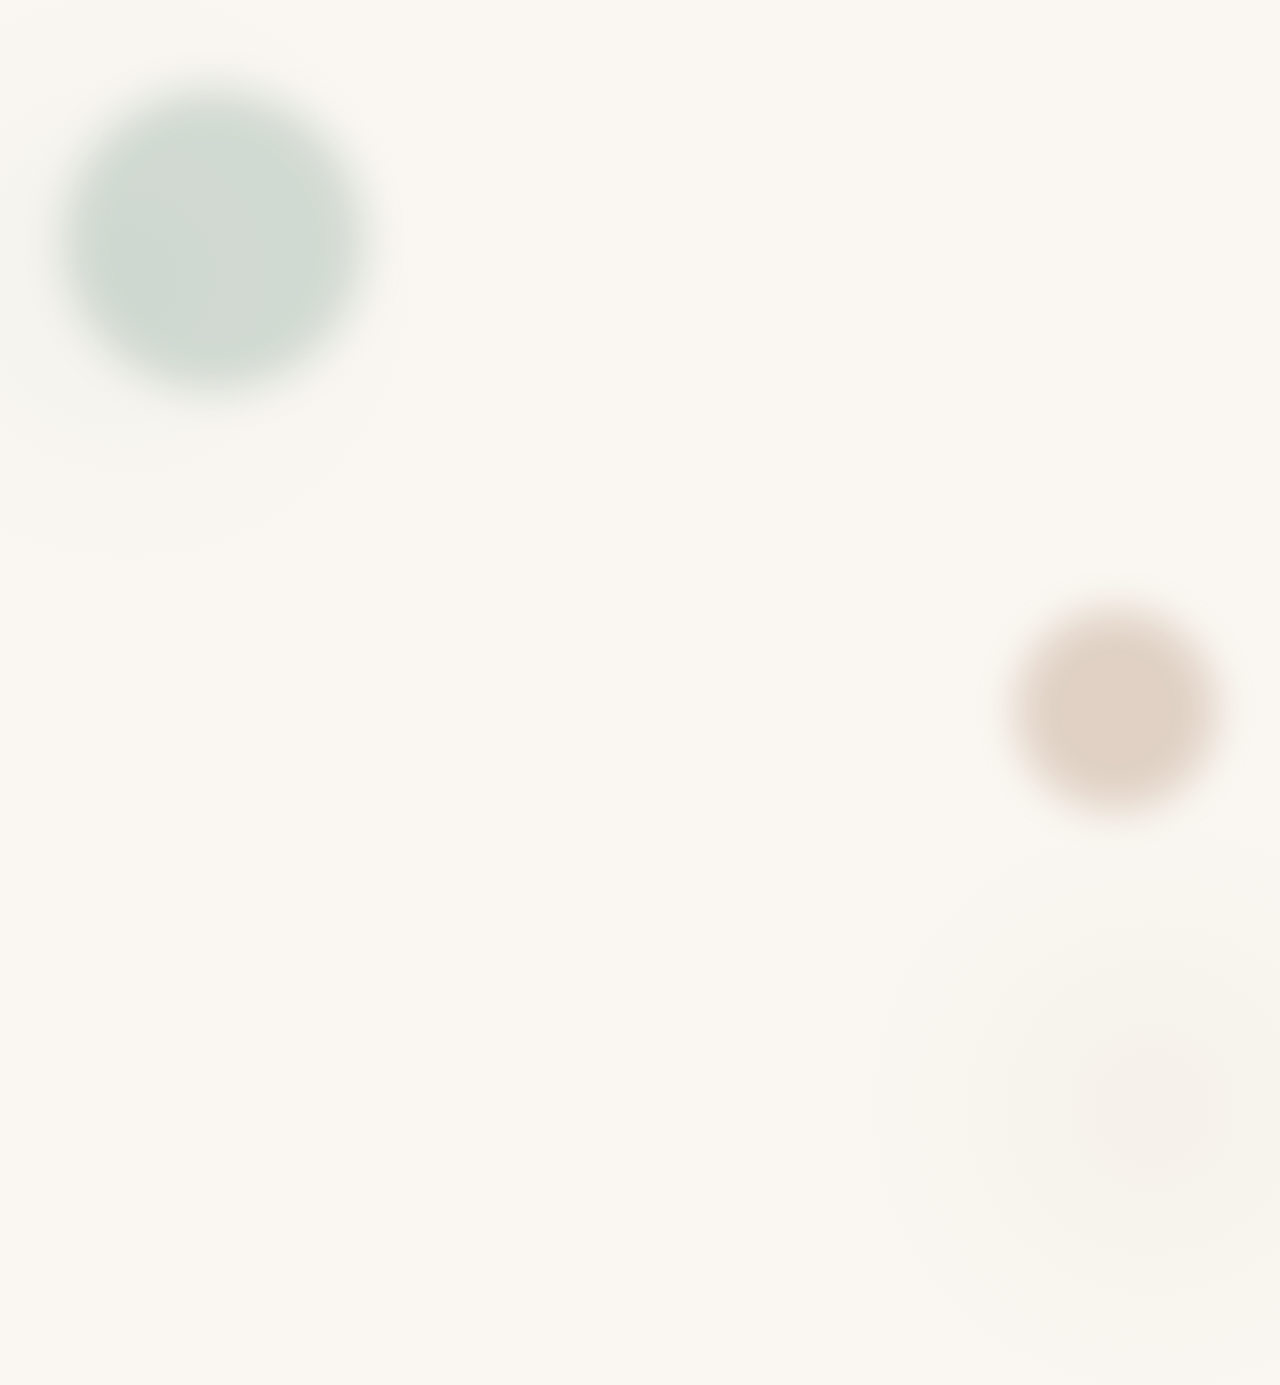
<file: projects/365Days/index.html>
<!DOCTYPE html>
<html lang="en">
<head>
    <meta charset="UTF-8">
    <meta name="viewport" content="width=device-width, initial-scale=1.0">
    <title>365 Days • Progress Tracker</title>
    <link rel="stylesheet" href="https://cdnjs.cloudflare.com/ajax/libs/font-awesome/6.4.0/css/all.min.css">
    <link href="https://fonts.googleapis.com/css2?family=Inter:wght@300;400;500;600&family=Playfair+Display:wght@400;500&display=swap" rel="stylesheet">
    <style>
        :root {
            --color-primary: #7C9D8E;
            --color-secondary: #D4C9B8;
            --color-accent: #A67B5B;
            --color-background: #FAF7F2;
            --color-text: #4A4A4A;
            --color-text-light: #8B8B8B;
            --color-card: rgba(255, 255, 255, 0.85);
            --shadow-subtle: 0 8px 30px rgba(0, 0, 0, 0.04);
            --shadow-elevated: 0 15px 40px rgba(0, 0, 0, 0.08);
            --border-radius: 20px;
            --transition-smooth: all 0.5s cubic-bezier(0.2, 0.8, 0.2, 1);
        }

        * {
            margin: 0;
            padding: 0;
            box-sizing: border-box;
        }

        body {
            font-family: 'Inter', sans-serif;
            background: var(--color-background);
            color: var(--color-text);
            min-height: 100vh;
            padding: 20px;
            display: flex;
            justify-content: center;
            align-items: center;
            background-image: 
                radial-gradient(circle at 10% 20%, rgba(124, 157, 142, 0.05) 0%, transparent 20%),
                radial-gradient(circle at 90% 80%, rgba(166, 123, 91, 0.05) 0%, transparent 20%);
            overflow-x: hidden;
        }

        .container {
            width: 100%;
            max-width: 1200px;
            padding: 30px;
        }

        /* Header Styles */
        .header {
            text-align: center;
            margin-bottom: 50px;
            position: relative;
        }

        .header::after {
            content: '';
            position: absolute;
            bottom: -20px;
            left: 50%;
            transform: translateX(-50%);
            width: 120px;
            height: 2px;
            background: linear-gradient(to right, transparent, var(--color-primary), transparent);
        }

        .main-title {
            font-family: 'Playfair Display', serif;
            font-size: 3.5rem;
            font-weight: 500;
            color: var(--color-primary);
            margin-bottom: 10px;
            letter-spacing: -0.5px;
        }

        .subtitle {
            font-size: 1.2rem;
            color: var(--color-text-light);
            font-weight: 300;
            letter-spacing: 1px;
        }

        .current-date {
            font-size: 1.3rem;
            color: var(--color-primary);
            margin-top: 20px;
            font-weight: 500;
            display: flex;
            align-items: center;
            justify-content: center;
            gap: 10px;
        }

        .current-date i {
            font-size: 1.1rem;
        }

        /* Stats Container */
        .stats-container {
            display: grid;
            grid-template-columns: repeat(auto-fit, minmax(250px, 1fr));
            gap: 25px;
            margin-bottom: 50px;
        }

        .stat-card {
            background: var(--color-card);
            border-radius: var(--border-radius);
            padding: 30px;
            box-shadow: var(--shadow-subtle);
            border: 1px solid rgba(255, 255, 255, 0.8);
            backdrop-filter: blur(10px);
            transition: var(--transition-smooth);
            position: relative;
            overflow: hidden;
        }

        .stat-card:hover {
            transform: translateY(-8px);
            box-shadow: var(--shadow-elevated);
        }

        .stat-card::before {
            content: '';
            position: absolute;
            top: 0;
            left: 0;
            width: 100%;
            height: 4px;
            background: linear-gradient(to right, var(--color-primary), var(--color-accent));
        }

        .stat-icon {
            font-size: 2.2rem;
            color: var(--color-primary);
            margin-bottom: 15px;
            opacity: 0.8;
        }

        .stat-value {
            font-size: 3.5rem;
            font-weight: 300;
            color: var(--color-primary);
            line-height: 1;
            margin-bottom: 5px;
            font-family: 'Playfair Display', serif;
        }

        .stat-label {
            font-size: 1.1rem;
            color: var(--color-text-light);
            font-weight: 400;
            letter-spacing: 0.5px;
        }

        /* Progress Circle */
        .progress-circle-container {
            display: flex;
            justify-content: center;
            margin: 50px 0;
        }

        .progress-circle {
            position: relative;
            width: 220px;
            height: 220px;
        }

        .circle-bg {
            fill: none;
            stroke: rgba(124, 157, 142, 0.1);
            stroke-width: 8;
        }

        .circle-progress {
            fill: none;
            stroke: var(--color-primary);
            stroke-width: 8;
            stroke-linecap: round;
            transform: rotate(-90deg);
            transform-origin: 50% 50%;
            transition: stroke-dashoffset 1.5s ease-in-out;
        }

        .circle-text {
            position: absolute;
            top: 50%;
            left: 50%;
            transform: translate(-50%, -50%);
            text-align: center;
        }

        .circle-percentage {
            font-size: 2.8rem;
            font-weight: 300;
            color: var(--color-primary);
            font-family: 'Playfair Display', serif;
        }

        .circle-label {
            font-size: 1rem;
            color: var(--color-text-light);
            letter-spacing: 1px;
            margin-top: 5px;
        }

        /* Year Dots */
        .year-dots-container {
            background: var(--color-card);
            border-radius: var(--border-radius);
            padding: 40px;
            box-shadow: var(--shadow-subtle);
            backdrop-filter: blur(10px);
            margin-bottom: 40px;
            border: 1px solid rgba(255, 255, 255, 0.8);
        }

        .months-indicator {
            display: flex;
            justify-content: space-between;
            margin-bottom: 25px;
            padding: 0 10px;
        }

        .month-label {
            font-size: 0.85rem;
            color: var(--color-text-light);
            font-weight: 500;
            text-transform: uppercase;
            letter-spacing: 1px;
        }

        .dots-grid {
            display: flex;
            flex-wrap: wrap;
            gap: 8px;
            justify-content: center;
        }

        .dot {
            width: 16px;
            height: 16px;
            border-radius: 50%;
            background-color: rgba(124, 157, 142, 0.1);
            transition: var(--transition-smooth);
            position: relative;
            overflow: hidden;
        }

        .dot::before {
            content: '';
            position: absolute;
            top: 0;
            left: 0;
            width: 100%;
            height: 100%;
            border-radius: 50%;
            background: inherit;
            z-index: 1;
        }

        .dot.filled {
            background-color: var(--color-primary);
            box-shadow: 0 4px 12px rgba(124, 157, 142, 0.3);
        }

        .dot.current {
            background-color: var(--color-accent);
            animation: pulse 2s infinite;
            box-shadow: 0 0 0 4px rgba(166, 123, 91, 0.2);
        }

        .dot.future {
            background-color: rgba(124, 157, 142, 0.05);
        }

        .dot:hover {
            transform: scale(1.3);
        }

        @keyframes pulse {
            0% { box-shadow: 0 0 0 0 rgba(166, 123, 91, 0.4); }
            70% { box-shadow: 0 0 0 10px rgba(166, 123, 91, 0); }
            100% { box-shadow: 0 0 0 0 rgba(166, 123, 91, 0); }
        }

        /* Theme Selector */
        .theme-selector {
            display: flex;
            justify-content: center;
            gap: 15px;
            margin-top: 40px;
        }

        .theme-btn {
            width: 50px;
            height: 50px;
            border-radius: 50%;
            border: 2px solid transparent;
            cursor: pointer;
            transition: var(--transition-smooth);
            position: relative;
            overflow: hidden;
            box-shadow: 0 5px 15px rgba(0, 0, 0, 0.05);
        }

        .theme-btn::after {
            content: '';
            position: absolute;
            top: 0;
            left: 0;
            width: 100%;
            height: 100%;
            border-radius: 50%;
            background: inherit;
        }

        .theme-btn:hover {
            transform: translateY(-5px) scale(1.1);
        }

        .theme-btn.active {
            border-color: var(--color-primary);
            box-shadow: 0 8px 20px rgba(0, 0, 0, 0.1);
        }

        .theme-btn i {
            position: absolute;
            top: 50%;
            left: 50%;
            transform: translate(-50%, -50%);
            color: white;
            font-size: 1.2rem;
            z-index: 2;
            text-shadow: 0 2px 5px rgba(0, 0, 0, 0.2);
        }

        /* Footer */
        .footer {
            text-align: center;
            margin-top: 50px;
            color: var(--color-text-light);
            font-size: 0.95rem;
            letter-spacing: 0.5px;
            padding-top: 30px;
            border-top: 1px solid rgba(124, 157, 142, 0.1);
        }

        .footer p {
            margin-bottom: 10px;
        }

        /* Responsive Design */
        @media (max-width: 992px) {
            .container {
                padding: 20px;
            }
            
            .main-title {
                font-size: 2.8rem;
            }
            
            .stat-value {
                font-size: 2.8rem;
            }
            
            .dot {
                width: 14px;
                height: 14px;
            }
        }

        @media (max-width: 768px) {
            .main-title {
                font-size: 2.2rem;
            }
            
            .stats-container {
                grid-template-columns: 1fr;
                gap: 20px;
            }
            
            .progress-circle {
                width: 180px;
                height: 180px;
            }
            
            .circle-percentage {
                font-size: 2.2rem;
            }
            
            .dot {
                width: 12px;
                height: 12px;
            }
            
            .dots-grid {
                gap: 6px;
            }
            
            .year-dots-container {
                padding: 25px;
            }
            
            .month-label {
                font-size: 0.7rem;
            }
        }

        @media (max-width: 480px) {
            .main-title {
                font-size: 1.9rem;
            }
            
            .subtitle {
                font-size: 1rem;
            }
            
            .stat-card {
                padding: 20px;
            }
            
            .dot {
                width: 10px;
                height: 10px;
            }
            
            .dots-grid {
                gap: 5px;
            }
            
            .theme-btn {
                width: 40px;
                height: 40px;
            }
        }

        /* Floating Background Elements */
        .floating-element {
            position: fixed;
            border-radius: 50%;
            z-index: -1;
            opacity: 0.3;
            filter: blur(20px);
        }

        .floating-1 {
            width: 300px;
            height: 300px;
            background: var(--color-primary);
            top: 10%;
            left: 5%;
            animation: float 20s infinite ease-in-out;
        }

        .floating-2 {
            width: 200px;
            height: 200px;
            background: var(--color-accent);
            bottom: 10%;
            right: 5%;
            animation: float 25s infinite ease-in-out reverse;
        }

        @keyframes float {
            0%, 100% { transform: translateY(0) rotate(0deg); }
            50% { transform: translateY(-30px) rotate(180deg); }
        }

        /* Load-in Animation */
        .animate-in {
            animation: fadeInUp 0.8s ease-out forwards;
            opacity: 0;
        }

        @keyframes fadeInUp {
            from {
                opacity: 0;
                transform: translateY(30px);
            }
            to {
                opacity: 1;
                transform: translateY(0);
            }
        }

        /* Custom Scrollbar */
        ::-webkit-scrollbar {
            width: 8px;
        }

        ::-webkit-scrollbar-track {
            background: rgba(124, 157, 142, 0.05);
            border-radius: 10px;
        }

        ::-webkit-scrollbar-thumb {
            background: var(--color-primary);
            border-radius: 10px;
        }
    </style>
</head>
<body>
    <!-- Floating Background Elements -->
    <div class="floating-element floating-1"></div>
    <div class="floating-element floating-2"></div>

    <div class="container">
        <!-- Header -->
        <header class="header animate-in" style="animation-delay: 0.1s">
            <h1 class="main-title">365 Days</h1>
            <p class="subtitle">Year Progress Tracker</p>
            <div class="current-date">
                <i class="fas fa-calendar-day"></i>
                <span id="currentDate">Loading...</span>
            </div>
        </header>

        <!-- Stats Cards -->
        <div class="stats-container">
            <div class="stat-card animate-in" style="animation-delay: 0.2s">
                <div class="stat-icon">
                    <i class="fas fa-check-circle"></i>
                </div>
                <div class="stat-value" id="daysCompleted">0</div>
                <div class="stat-label">Days Completed</div>
            </div>
            
            <div class="stat-card animate-in" style="animation-delay: 0.3s">
                <div class="stat-icon">
                    <i class="fas fa-hourglass-half"></i>
                </div>
                <div class="stat-value" id="daysLeft">365</div>
                <div class="stat-label">Days Remaining</div>
            </div>
            
            <div class="stat-card animate-in" style="animation-delay: 0.4s">
                <div class="stat-icon">
                    <i class="fas fa-chart-line"></i>
                </div>
                <div class="stat-value" id="percentage">0%</div>
                <div class="stat-label">Year Progress</div>
            </div>
        </div>

        <!-- Progress Circle -->
        <div class="progress-circle-container animate-in" style="animation-delay: 0.5s">
            <div class="progress-circle">
                <svg viewBox="0 0 100 100">
                    <circle class="circle-bg" cx="50" cy="50" r="45"></circle>
                    <circle class="circle-progress" cx="50" cy="50" r="45" stroke-dasharray="283" stroke-dashoffset="283"></circle>
                </svg>
                <div class="circle-text">
                    <div class="circle-percentage" id="circlePercentage">0%</div>
                    <div class="circle-label">Year Complete</div>
                </div>
            </div>
        </div>

        <!-- Year Dots -->
        <div class="year-dots-container animate-in" style="animation-delay: 0.6s">
            <div class="months-indicator">
                <span class="month-label">Jan</span>
                <span class="month-label">Mar</span>
                <span class="month-label">May</span>
                <span class="month-label">Jul</span>
                <span class="month-label">Sep</span>
                <span class="month-label">Nov</span>
                <span class="month-label">Dec</span>
            </div>
            
            <div class="dots-grid" id="yearDots">
                <!-- Dots will be generated by JavaScript -->
            </div>
        </div>

        <!-- Theme Selector -->
        <div class="theme-selector animate-in" style="animation-delay: 0.7s">
            <div class="theme-btn active" data-theme="sage" style="background: linear-gradient(135deg, #7C9D8E, #A6C1B6)">
                <i class="fas fa-leaf"></i>
            </div>
            <div class="theme-btn" data-theme="sand" style="background: linear-gradient(135deg, #D4C9B8, #EFE6D5)">
                <i class="fas fa-sun"></i>
            </div>
            <div class="theme-btn" data-theme="ocean" style="background: linear-gradient(135deg, #6A9FB5, #9BC1D9)">
                <i class="fas fa-water"></i>
            </div>
            <div class="theme-btn" data-theme="forest" style="background: linear-gradient(135deg, #5A8C7A, #89B89E)">
                <i class="fas fa-tree"></i>
            </div>
            <div class="theme-btn" data-theme="berry" style="background: linear-gradient(135deg, #B87C8C, #D9A6B3)">
                <i class="fas fa-heart"></i>
            </div>
        </div>

        <!-- Footer -->
        <footer class="footer animate-in" style="animation-delay: 0.8s">
            <p>Each dot represents a day in the year. Track your progress as time flows.</p>
            <p>Updates automatically • Hover over dots for details</p>
        </footer>
    </div>

    <script>
        document.addEventListener('DOMContentLoaded', function() {
            // DOM Elements
            const yearDotsContainer = document.getElementById('yearDots');
            const daysCompletedElement = document.getElementById('daysCompleted');
            const daysLeftElement = document.getElementById('daysLeft');
            const percentageElement = document.getElementById('percentage');
            const circlePercentageElement = document.getElementById('circlePercentage');
            const circleProgressElement = document.querySelector('.circle-progress');
            const currentDateElement = document.getElementById('currentDate');
            const themeButtons = document.querySelectorAll('.theme-btn');
            
            // Themes configuration
            const themes = {
                sage: {
                    primary: '#7C9D8E',
                    secondary: '#D4C9B8',
                    accent: '#A67B5B',
                    background: '#FAF7F2',
                    text: '#4A4A4A',
                    textLight: '#8B8B8B'
                },
                sand: {
                    primary: '#D4C9B8',
                    secondary: '#A67B5B',
                    accent: '#7C9D8E',
                    background: '#FBF9F5',
                    text: '#5A5A5A',
                    textLight: '#9B8B7A'
                },
                ocean: {
                    primary: '#6A9FB5',
                    secondary: '#A6C1D9',
                    accent: '#5A8C7A',
                    background: '#F5FAFC',
                    text: '#4A6A7A',
                    textLight: '#7A9FB5'
                },
                forest: {
                    primary: '#5A8C7A',
                    secondary: '#A6C1B6',
                    accent: '#7C9D8E',
                    background: '#F5F9F7',
                    text: '#3A5A4A',
                    textLight: '#7A9B8A'
                },
                berry: {
                    primary: '#B87C8C',
                    secondary: '#D9A6B3',
                    accent: '#8C6A9F',
                    background: '#FBF5F7',
                    text: '#5A4A5A',
                    textLight: '#9B7A8A'
                }
            };
            
            // Current theme
            let currentTheme = 'sage';
            
            // Initialize the dots for the year
            function initializeYearDots() {
                yearDotsContainer.innerHTML = '';
                
                // Check if current year is a leap year
                const now = new Date();
                const year = now.getFullYear();
                const isLeapYear = (year % 4 === 0 && year % 100 !== 0) || (year % 400 === 0);
                
                // Days in each month
                const daysInMonth = [31, isLeapYear ? 29 : 28, 31, 30, 31, 30, 31, 31, 30, 31, 30, 31];
                
                // Create dots for each day of the year
                for (let month = 0; month < 12; month++) {
                    for (let day = 1; day <= daysInMonth[month]; day++) {
                        const dot = document.createElement('div');
                        dot.className = 'dot';
                        dot.dataset.month = month;
                        dot.dataset.day = day;
                        yearDotsContainer.appendChild(dot);
                    }
                    
                    // Add a small spacer after each month
                    if (month < 11) {
                        const spacer = document.createElement('div');
                        spacer.style.width = '15px';
                        spacer.style.height = '16px';
                        spacer.style.flexShrink = '0';
                        if (window.innerWidth <= 768) spacer.style.width = '10px';
                        if (window.innerWidth <= 480) spacer.style.width = '5px';
                        yearDotsContainer.appendChild(spacer);
                    }
                }
                
                updateProgress();
            }
            
            // Update progress based on current date
            function updateProgress() {
                const now = new Date();
                const startOfYear = new Date(now.getFullYear(), 0, 1);
                const endOfYear = new Date(now.getFullYear(), 11, 31);
                
                // Calculate days completed and left
                const timeDiff = now - startOfYear;
                const daysCompleted = Math.floor(timeDiff / (1000 * 60 * 60 * 24)) + 1; // +1 to include today
                
                const totalDays = Math.floor((endOfYear - startOfYear) / (1000 * 60 * 60 * 24)) + 1;
                const daysLeft = totalDays - daysCompleted;
                const percentage = ((daysCompleted / totalDays) * 100).toFixed(1);
                
                // Update statistics
                daysCompletedElement.textContent = daysCompleted;
                daysLeftElement.textContent = daysLeft;
                percentageElement.textContent = `${percentage}%`;
                circlePercentageElement.textContent = `${percentage}%`;
                
                // Update progress circle
                const circleCircumference = 2 * Math.PI * 45; // r=45
                const offset = circleCircumference - (daysCompleted / totalDays) * circleCircumference;
                circleProgressElement.style.strokeDashoffset = offset;
                
                // Update current date display
                const monthName = now.toLocaleDateString('en-US', { month: 'long' });
                const day = now.getDate();
                const year = now.getFullYear();
                const daySuffix = getDaySuffix(day);
                const weekday = now.toLocaleDateString('en-US', { weekday: 'long' });
                
                currentDateElement.textContent = `${weekday}, ${monthName} ${day}${daySuffix}, ${year}`;
                
                // Update dots
                const dots = document.querySelectorAll('.dot');
                let dotIndex = 0;
                
                // Days in each month (considering leap year)
                const isLeapYear = (year % 4 === 0 && year % 100 !== 0) || (year % 400 === 0);
                const daysInMonth = [31, isLeapYear ? 29 : 28, 31, 30, 31, 30, 31, 31, 30, 31, 30, 31];
                
                dots.forEach(dot => {
                    const month = parseInt(dot.dataset.month);
                    const day = parseInt(dot.dataset.day);
                    
                    // Calculate day of year
                    let dayOfYear = day;
                    for (let i = 0; i < month; i++) {
                        dayOfYear += daysInMonth[i];
                    }
                    
                    // Update dot appearance based on progress
                    if (dayOfYear < daysCompleted) {
                        dot.className = 'dot filled';
                        dot.title = `${getMonthName(month)} ${day} - Completed`;
                    } else if (dayOfYear === daysCompleted) {
                        dot.className = 'dot filled current';
                        dot.title = `${getMonthName(month)} ${day} - Today`;
                    } else {
                        dot.className = 'dot future';
                        dot.title = `${getMonthName(month)} ${day} - Future`;
                    }
                    
                    dotIndex++;
                });
            }
            
            // Helper function to get day suffix
            function getDaySuffix(day) {
                if (day >= 11 && day <= 13) return 'th';
                switch (day % 10) {
                    case 1: return 'st';
                    case 2: return 'nd';
                    case 3: return 'rd';
                    default: return 'th';
                }
            }
            
            // Helper function to get month name
            function getMonthName(monthIndex) {
                const months = [
                    'January', 'February', 'March', 'April', 'May', 'June',
                    'July', 'August', 'September', 'October', 'November', 'December'
                ];
                return months[monthIndex];
            }
            
            // Theme switching functionality
            function setTheme(themeName) {
                currentTheme = themeName;
                const theme = themes[themeName];
                
                // Update CSS variables
                document.documentElement.style.setProperty('--color-primary', theme.primary);
                document.documentElement.style.setProperty('--color-secondary', theme.secondary);
                document.documentElement.style.setProperty('--color-accent', theme.accent);
                document.documentElement.style.setProperty('--color-background', theme.background);
                document.documentElement.style.setProperty('--color-text', theme.text);
                document.documentElement.style.setProperty('--color-text-light', theme.textLight);
                
                // Update floating elements
                document.querySelector('.floating-1').style.background = theme.primary;
                document.querySelector('.floating-2').style.background = theme.accent;
                
                // Update active theme button
                themeButtons.forEach(btn => {
                    if (btn.dataset.theme === themeName) {
                        btn.classList.add('active');
                    } else {
                        btn.classList.remove('active');
                    }
                });
            }
            
            // Event listeners for theme buttons
            themeButtons.forEach(btn => {
                btn.addEventListener('click', function() {
                    const themeName = this.dataset.theme;
                    setTheme(themeName);
                    
                    // Add click animation
                    this.style.transform = 'scale(0.9)';
                    setTimeout(() => {
                        this.style.transform = '';
                    }, 200);
                });
            });
            
            // Auto-update at midnight
            function scheduleMidnightUpdate() {
                const now = new Date();
                const midnight = new Date();
                midnight.setHours(24, 0, 0, 0);
                
                const timeUntilMidnight = midnight - now;
                
                setTimeout(() => {
                    updateProgress();
                    scheduleMidnightUpdate();
                    
                    // Add a subtle animation to indicate update
                    document.querySelector('.progress-circle').style.transform = 'scale(1.05)';
                    setTimeout(() => {
                        document.querySelector('.progress-circle').style.transform = 'scale(1)';
                    }, 300);
                }, timeUntilMidnight);
            }
            
            // Initialize the page
            initializeYearDots();
            updateProgress();
            scheduleMidnightUpdate();
            
            // Update every minute for edge cases
            setInterval(updateProgress, 60000);
            
            // Handle window resize
            window.addEventListener('resize', initializeYearDots);
            
            // Trigger entrance animations
            setTimeout(() => {
                document.querySelectorAll('.animate-in').forEach(el => {
                    el.style.animationPlayState = 'running';
                });
            }, 100);
            
            // Add a subtle parallax effect on mouse move
            document.addEventListener('mousemove', (e) => {
                const xAxis = (window.innerWidth / 2 - e.pageX) / 50;
                const yAxis = (window.innerHeight / 2 - e.pageY) / 50;
                
                document.querySelector('.floating-1').style.transform = `translate(${xAxis}px, ${yAxis}px)`;
                document.querySelector('.floating-2').style.transform = `translate(${-xAxis}px, ${-yAxis}px)`;
            });
        });
    </script>
</body>
</html>
</file>
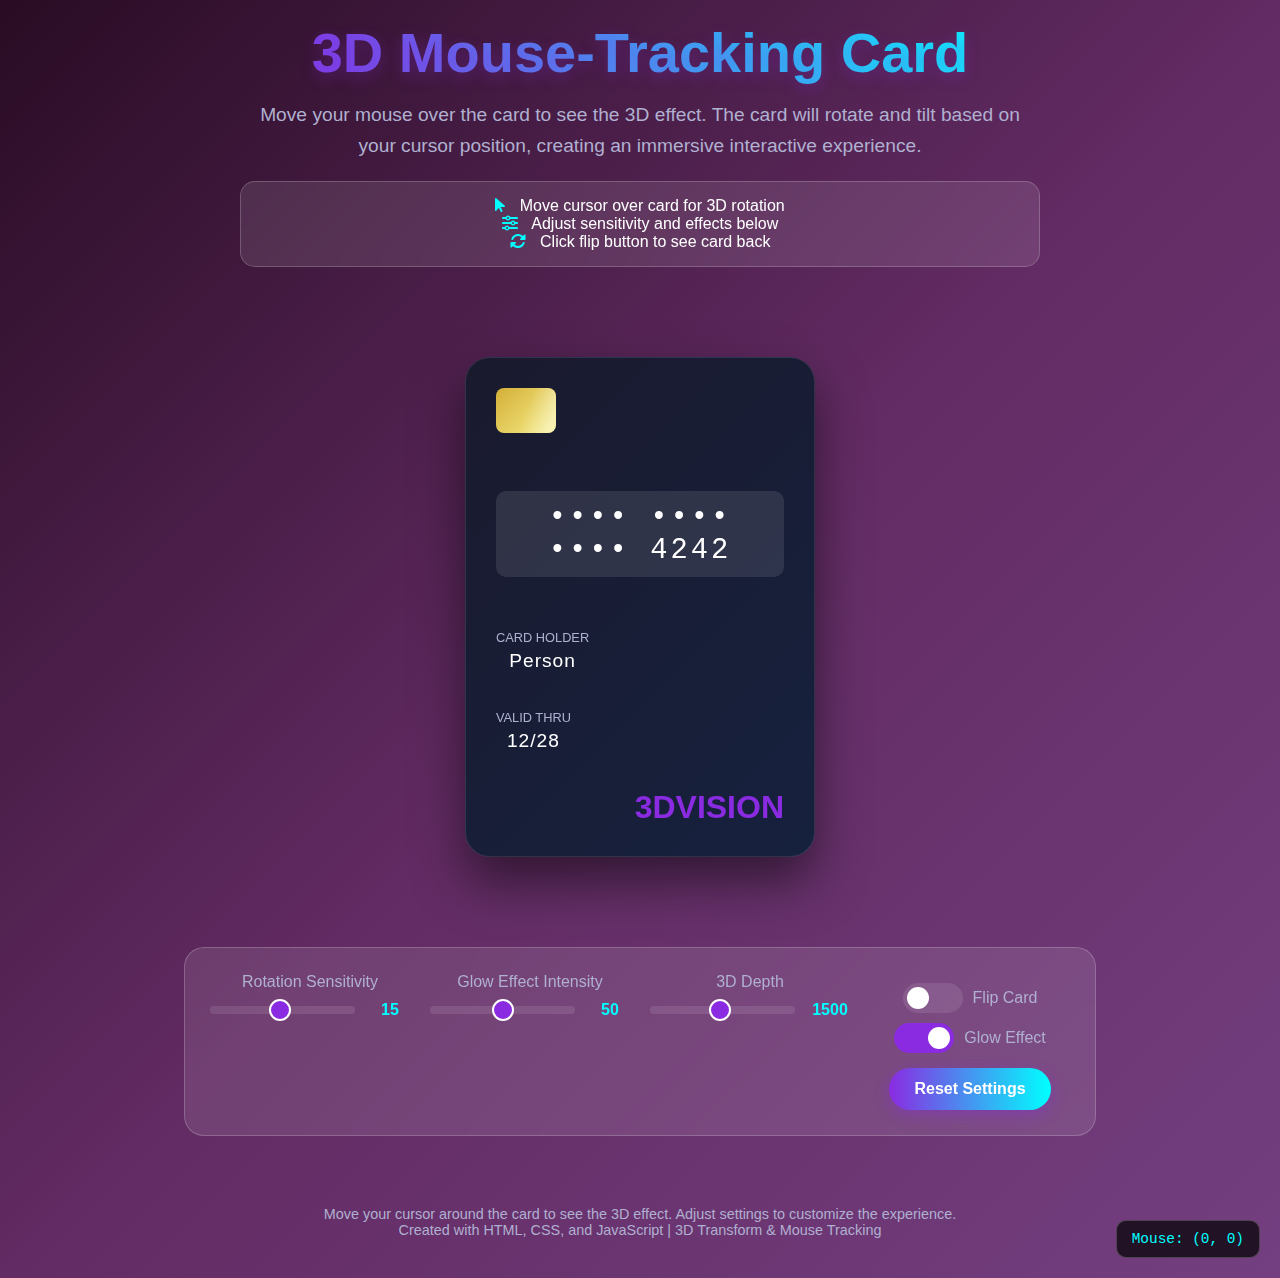
<file: projects/3DMouse/index.html>
<!DOCTYPE html>
<html lang="en">
<head>
    <meta charset="UTF-8">
    <meta name="viewport" content="width=device-width, initial-scale=1.0">
    <title>3D Mouse-Tracking Card</title>
    <link rel="stylesheet" href="https://cdnjs.cloudflare.com/ajax/libs/font-awesome/6.4.0/css/all.min.css">
    <link rel="stylesheet" href="style.css">
</head>
<body>
    <div class="container">
        <header>
            <h1>3D Mouse-Tracking Card</h1>
            <p class="subtitle">Move your mouse over the card to see the 3D effect. The card will rotate and tilt based on your cursor position, creating an immersive interactive experience.</p>
            <div class="instructions">
                <p><i class="fas fa-mouse-pointer"></i> Move cursor over card for 3D rotation</p>
                <p><i class="fas fa-sliders-h"></i> Adjust sensitivity and effects below</p>
                <p><i class="fas fa-sync-alt"></i> Click flip button to see card back</p>
            </div>
        </header>
        
        <div class="card-container">
            <div class="card" id="card3d">
                <div class="glow" id="glowEffect"></div>
                <div class="card-face card-front">
                    <div class="chip"></div>
                    <div class="card-number">•••• •••• •••• 4242</div>
                    <div class="card-holder">
                        <div class="card-label">CARD HOLDER</div>
                        <div class="card-value">Person</div>
                    </div>
                    <div class="card-expiry">
                        <div class="card-label">VALID THRU</div>
                        <div class="card-value">12/28</div>
                    </div>
                    <div class="card-brand">3DVISION</div>
                </div>
                <div class="card-face card-back">
                    <div class="card-logo">
                        <i class="fas fa-cube"></i>
                    </div>
                    <h2 class="card-title">Interactive 3D Card</h2>
                    <p class="card-subtitle">Advanced mouse-tracking technology</p>
                    <div class="qr-code"></div>
                    <ul class="card-features">
                        <li><i class="fas fa-check-circle"></i> Real-time 3D rotation</li>
                        <li><i class="fas fa-check-circle"></i> Dynamic lighting effects</li>
                        <li><i class="fas fa-check-circle"></i> Customizable sensitivity</li>
                        <li><i class="fas fa-check-circle"></i> Mobile touch support</li>
                    </ul>
                    <p class="back-text">This card demonstrates advanced CSS 3D transforms and JavaScript mouse tracking for immersive UI experiences.</p>
                </div>
            </div>
        </div>
        
        <div class="controls">
            <div class="control-group">
                <div class="control-label">Rotation Sensitivity</div>
                <div class="slider-container">
                    <input type="range" id="sensitivity" min="1" max="30" value="15">
                    <span class="slider-value" id="sensitivityValue">15</span>
                </div>
            </div>
            
            <div class="control-group">
                <div class="control-label">Glow Effect Intensity</div>
                <div class="slider-container">
                    <input type="range" id="glow" min="0" max="100" value="50">
                    <span class="slider-value" id="glowValue">50</span>
                </div>
            </div>
            
            <div class="control-group">
                <div class="control-label">3D Depth</div>
                <div class="slider-container">
                    <input type="range" id="depth" min="100" max="3000" value="1500">
                    <span class="slider-value" id="depthValue">1500</span>
                </div>
            </div>
            
            <div class="control-group">
                <div class="toggle-container">
                    <label class="toggle-switch">
                        <input type="checkbox" id="flipToggle">
                        <span class="toggle-slider"></span>
                    </label>
                    <span class="toggle-label">Flip Card</span>
                </div>
                
                <div class="toggle-container">
                    <label class="toggle-switch">
                        <input type="checkbox" id="glowToggle" checked>
                        <span class="toggle-slider"></span>
                    </label>
                    <span class="toggle-label">Glow Effect</span>
                </div>
                
                <button class="reset-btn" id="resetBtn">Reset Settings</button>
            </div>
        </div>
        
        <div class="mouse-position" id="mousePosition">
            Mouse: (0, 0)
        </div>
        
        <footer>
            <p>Move your cursor around the card to see the 3D effect. Adjust settings to customize the experience.</p>
            <p>Created with HTML, CSS, and JavaScript | 3D Transform & Mouse Tracking</p>
        </footer>
    </div>

    <script src="script.js"></script>
</body>
</html>
</file>
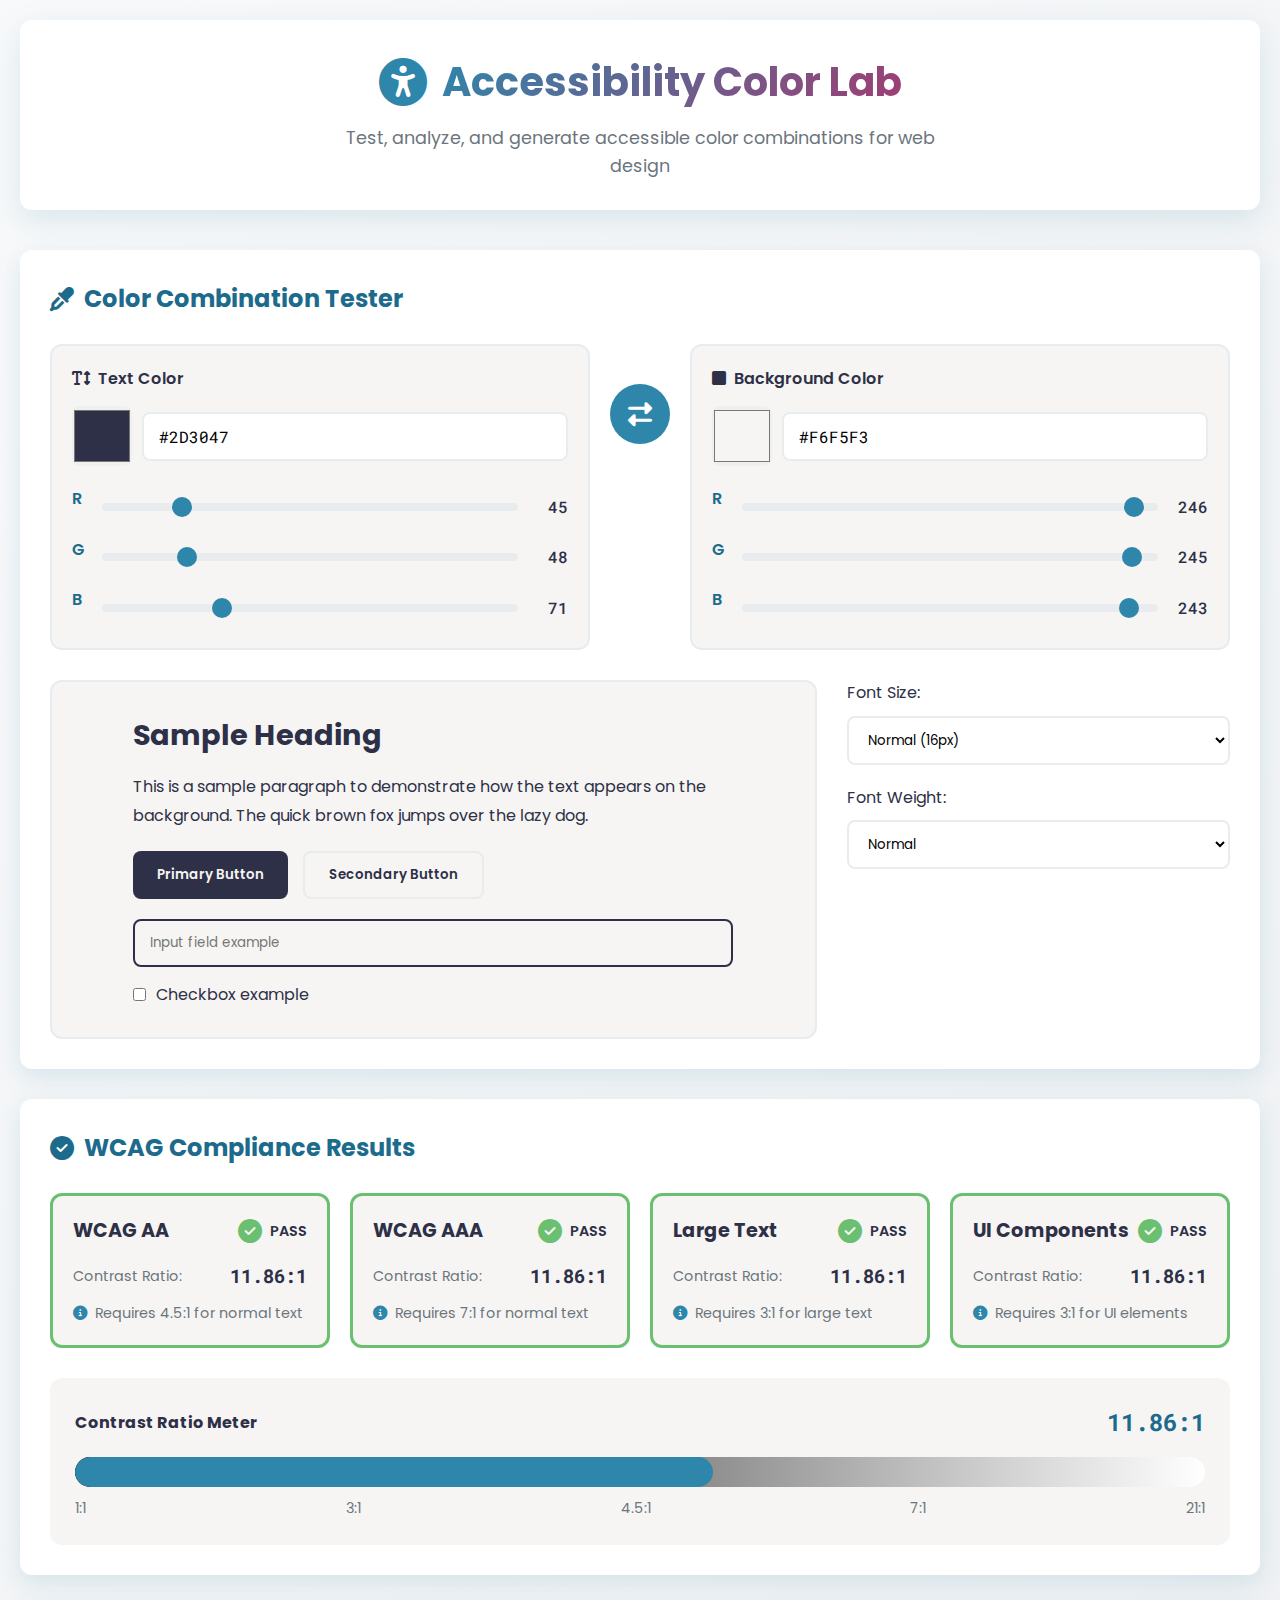
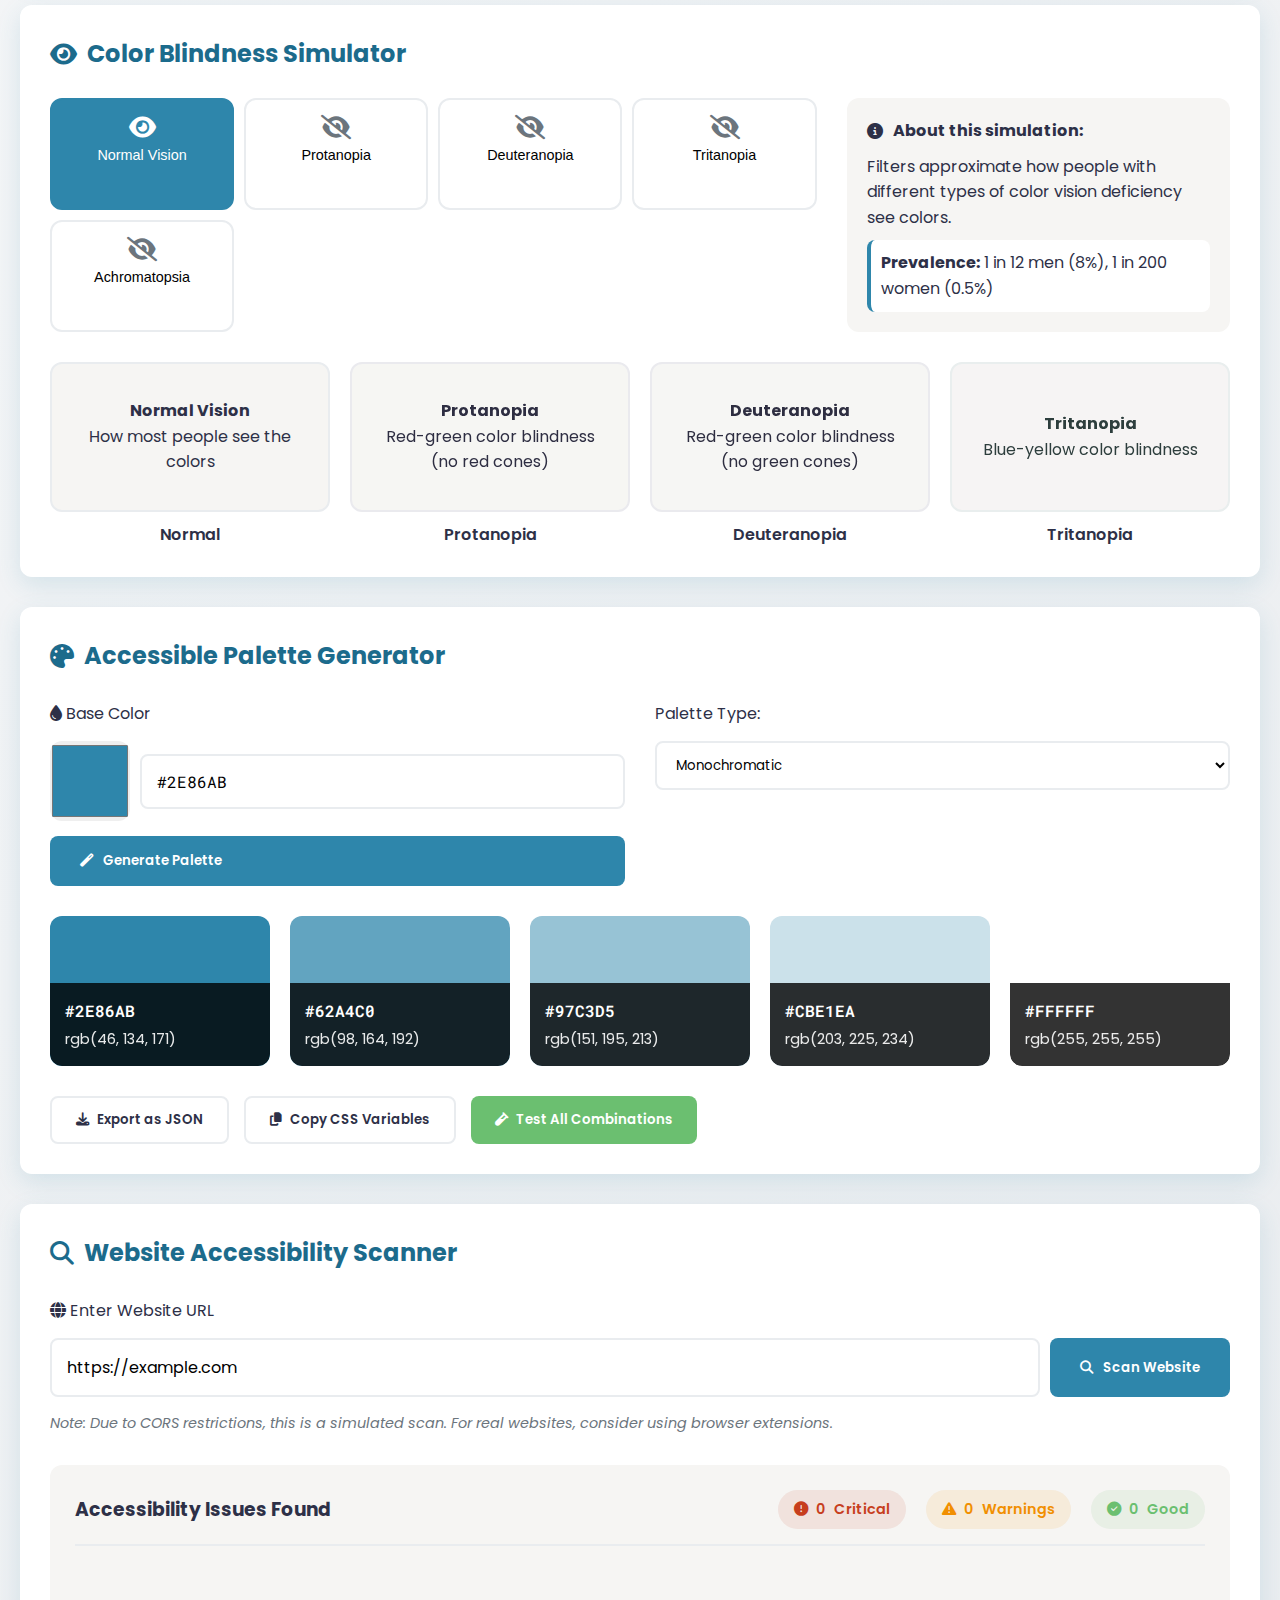
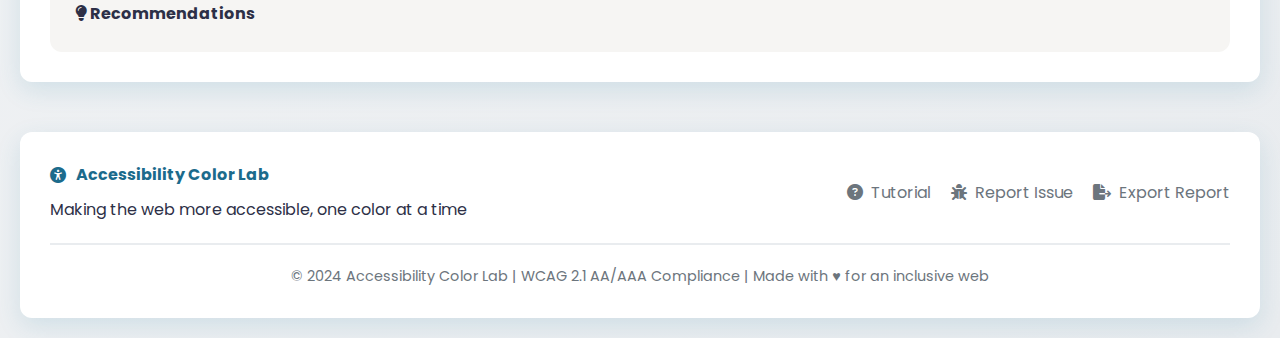
<file: projects/AccessibilityColorLab/index.html>
<!DOCTYPE html>
<html lang="en">
<head>
    <meta charset="UTF-8">
    <meta name="viewport" content="width=device-width, initial-scale=1.0">
    <title>🎨 Accessibility Color Lab</title>
    <link rel="stylesheet" href="styles.css">
    <link rel="stylesheet" href="https://cdnjs.cloudflare.com/ajax/libs/font-awesome/6.4.0/css/all.min.css">
    <link href="https://fonts.googleapis.com/css2?family=Poppins:wght@300;400;500;600;700&display=swap" rel="stylesheet">
    <link href="https://fonts.googleapis.com/css2?family=Roboto+Mono:wght@400;500&display=swap" rel="stylesheet">
</head>
<body>
    <div class="container">
        <!-- Header -->
        <header class="header">
            <div class="logo">
                <i class="fas fa-universal-access"></i>
                <h1>Accessibility Color Lab</h1>
            </div>
            <p class="subtitle">Test, analyze, and generate accessible color combinations for web design</p>
        </header>

        <main class="main-content">
            <!-- Color Picker Section -->
            <section class="section color-picker-section">
                <h2><i class="fas fa-eyedropper"></i> Color Combination Tester</h2>
                <div class="color-test-area">
                    <div class="color-controls">
                        <div class="color-input-group">
                            <label for="foregroundColor">
                                <i class="fas fa-text-height"></i> Text Color
                            </label>
                            <div class="color-picker-wrapper">
                                <input type="color" id="foregroundColor" value="#2D3047">
                                <input type="text" id="foregroundHex" value="#2D3047" maxlength="7">
                            </div>
                            <div class="color-sliders">
                                <div class="slider-group">
                                    <label>R</label>
                                    <input type="range" id="foregroundR" min="0" max="255" value="45">
                                    <span id="foregroundRValue">45</span>
                                </div>
                                <div class="slider-group">
                                    <label>G</label>
                                    <input type="range" id="foregroundG" min="0" max="255" value="48">
                                    <span id="foregroundGValue">48</span>
                                </div>
                                <div class="slider-group">
                                    <label>B</label>
                                    <input type="range" id="foregroundB" min="0" max="255" value="71">
                                    <span id="foregroundBValue">71</span>
                                </div>
                            </div>
                        </div>

                        <div class="swap-colors">
                            <button id="swapColors" class="btn-icon">
                                <i class="fas fa-exchange-alt"></i>
                            </button>
                        </div>

                        <div class="color-input-group">
                            <label for="backgroundColor">
                                <i class="fas fa-square"></i> Background Color
                            </label>
                            <div class="color-picker-wrapper">
                                <input type="color" id="backgroundColor" value="#F6F5F3">
                                <input type="text" id="backgroundHex" value="#F6F5F3" maxlength="7">
                            </div>
                            <div class="color-sliders">
                                <div class="slider-group">
                                    <label>R</label>
                                    <input type="range" id="backgroundR" min="0" max="255" value="246">
                                    <span id="backgroundRValue">246</span>
                                </div>
                                <div class="slider-group">
                                    <label>G</label>
                                    <input type="range" id="backgroundG" min="0" max="255" value="245">
                                    <span id="backgroundGValue">245</span>
                                </div>
                                <div class="slider-group">
                                    <label>B</label>
                                    <input type="range" id="backgroundB" min="0" max="255" value="243">
                                    <span id="backgroundBValue">243</span>
                                </div>
                            </div>
                        </div>
                    </div>

                    <!-- Preview Area -->
                    <div class="preview-area">
                        <div class="preview-box" id="previewBox">
                            <div class="preview-content">
                                <h3>Sample Heading</h3>
                                <p>This is a sample paragraph to demonstrate how the text appears on the background. The quick brown fox jumps over the lazy dog.</p>
                                <div class="preview-buttons">
                                    <button class="preview-btn">Primary Button</button>
                                    <button class="preview-btn secondary">Secondary Button</button>
                                </div>
                                <div class="preview-form">
                                    <input type="text" placeholder="Input field example">
                                    <div class="preview-checkbox">
                                        <input type="checkbox" id="previewCheck">
                                        <label for="previewCheck">Checkbox example</label>
                                    </div>
                                </div>
                            </div>
                        </div>
                        
                        <div class="preview-controls">
                            <div class="font-size-control">
                                <label>Font Size:</label>
                                <select id="fontSize">
                                    <option value="14">Small (14px)</option>
                                    <option value="16" selected>Normal (16px)</option>
                                    <option value="18">Large (18px)</option>
                                    <option value="24">Extra Large (24px)</option>
                                </select>
                            </div>
                            <div class="font-weight-control">
                                <label>Font Weight:</label>
                                <select id="fontWeight">
                                    <option value="300">Light</option>
                                    <option value="400" selected>Normal</option>
                                    <option value="600">Semi-bold</option>
                                    <option value="700">Bold</option>
                                </select>
                            </div>
                        </div>
                    </div>
                </div>
            </section>

            <!-- WCAG Compliance Results -->
            <section class="section compliance-section">
                <h2><i class="fas fa-check-circle"></i> WCAG Compliance Results</h2>
                <div class="compliance-grid">
                    <div class="compliance-card" id="wcagAA">
                        <div class="compliance-header">
                            <h3>WCAG AA</h3>
                            <div class="compliance-status">
                                <i class="fas fa-times-circle fail"></i>
                                <span class="status-text">Fail</span>
                            </div>
                        </div>
                        <div class="compliance-details">
                            <div class="ratio-display">
                                <span class="ratio-label">Contrast Ratio:</span>
                                <span class="ratio-value" id="ratioAA">4.5:1</span>
                            </div>
                            <div class="requirement">
                                <i class="fas fa-info-circle"></i>
                                <span>Requires 4.5:1 for normal text</span>
                            </div>
                        </div>
                    </div>

                    <div class="compliance-card" id="wcagAAA">
                        <div class="compliance-header">
                            <h3>WCAG AAA</h3>
                            <div class="compliance-status">
                                <i class="fas fa-times-circle fail"></i>
                                <span class="status-text">Fail</span>
                            </div>
                        </div>
                        <div class="compliance-details">
                            <div class="ratio-display">
                                <span class="ratio-label">Contrast Ratio:</span>
                                <span class="ratio-value" id="ratioAAA">7:1</span>
                            </div>
                            <div class="requirement">
                                <i class="fas fa-info-circle"></i>
                                <span>Requires 7:1 for normal text</span>
                            </div>
                        </div>
                    </div>

                    <div class="compliance-card" id="wcagLarge">
                        <div class="compliance-header">
                            <h3>Large Text</h3>
                            <div class="compliance-status">
                                <i class="fas fa-check-circle pass"></i>
                                <span class="status-text">Pass</span>
                            </div>
                        </div>
                        <div class="compliance-details">
                            <div class="ratio-display">
                                <span class="ratio-label">Contrast Ratio:</span>
                                <span class="ratio-value" id="ratioLarge">3:1</span>
                            </div>
                            <div class="requirement">
                                <i class="fas fa-info-circle"></i>
                                <span>Requires 3:1 for large text</span>
                            </div>
                        </div>
                    </div>

                    <div class="compliance-card" id="wcagUI">
                        <div class="compliance-header">
                            <h3>UI Components</h3>
                            <div class="compliance-status">
                                <i class="fas fa-check-circle pass"></i>
                                <span class="status-text">Pass</span>
                            </div>
                        </div>
                        <div class="compliance-details">
                            <div class="ratio-display">
                                <span class="ratio-label">Contrast Ratio:</span>
                                <span class="ratio-value" id="ratioUI">3:1</span>
                            </div>
                            <div class="requirement">
                                <i class="fas fa-info-circle"></i>
                                <span>Requires 3:1 for UI elements</span>
                            </div>
                        </div>
                    </div>
                </div>

                <div class="contrast-meter">
                    <div class="meter-header">
                        <h4>Contrast Ratio Meter</h4>
                        <span class="meter-value" id="contrastValue">4.5:1</span>
                    </div>
                    <div class="meter-bar">
                        <div class="meter-fill" id="meterFill"></div>
                    </div>
                    <div class="meter-labels">
                        <span>1:1</span>
                        <span>3:1</span>
                        <span>4.5:1</span>
                        <span>7:1</span>
                        <span>21:1</span>
                    </div>
                </div>
            </section>

            <!-- Color Blindness Simulator -->
            <section class="section blindness-section">
                <h2><i class="fas fa-eye"></i> Color Blindness Simulator</h2>
                <div class="blindness-controls">
                    <div class="filter-buttons">
                        <button class="filter-btn active" data-filter="normal">
                            <i class="fas fa-eye"></i>
                            <span>Normal Vision</span>
                        </button>
                        <button class="filter-btn" data-filter="protanopia">
                            <i class="fas fa-eye-slash"></i>
                            <span>Protanopia</span>
                        </button>
                        <button class="filter-btn" data-filter="deuteranopia">
                            <i class="fas fa-eye-slash"></i>
                            <span>Deuteranopia</span>
                        </button>
                        <button class="filter-btn" data-filter="tritanopia">
                            <i class="fas fa-eye-slash"></i>
                            <span>Tritanopia</span>
                        </button>
                        <button class="filter-btn" data-filter="achromatopsia">
                            <i class="fas fa-eye-slash"></i>
                            <span>Achromatopsia</span>
                        </button>
                    </div>
                    
                    <div class="simulation-info">
                        <div class="info-card">
                            <h4><i class="fas fa-info-circle"></i> About this simulation:</h4>
                            <p>Filters approximate how people with different types of color vision deficiency see colors.</p>
                            <div class="prevalence">
                                <strong>Prevalence:</strong>
                                <span id="prevalenceText">1 in 12 men (8%), 1 in 200 women (0.5%)</span>
                            </div>
                        </div>
                    </div>
                </div>

                <div class="simulation-grid">
                    <div class="simulation-item">
                        <div class="simulation-preview" id="normalPreview">
                            <div class="simulation-content">
                                <h4>Normal Vision</h4>
                                <p>How most people see the colors</p>
                            </div>
                        </div>
                        <div class="simulation-label">Normal</div>
                    </div>
                    
                    <div class="simulation-item">
                        <div class="simulation-preview" id="protanopiaPreview">
                            <div class="simulation-content">
                                <h4>Protanopia</h4>
                                <p>Red-green color blindness (no red cones)</p>
                            </div>
                        </div>
                        <div class="simulation-label">Protanopia</div>
                    </div>
                    
                    <div class="simulation-item">
                        <div class="simulation-preview" id="deuteranopiaPreview">
                            <div class="simulation-content">
                                <h4>Deuteranopia</h4>
                                <p>Red-green color blindness (no green cones)</p>
                            </div>
                        </div>
                        <div class="simulation-label">Deuteranopia</div>
                    </div>
                    
                    <div class="simulation-item">
                        <div class="simulation-preview" id="tritanopiaPreview">
                            <div class="simulation-content">
                                <h4>Tritanopia</h4>
                                <p>Blue-yellow color blindness</p>
                            </div>
                        </div>
                        <div class="simulation-label">Tritanopia</div>
                    </div>
                </div>
            </section>

            <!-- Palette Generator -->
            <section class="section palette-section">
                <h2><i class="fas fa-palette"></i> Accessible Palette Generator</h2>
                <div class="palette-controls">
                    <div class="palette-input">
                        <label for="baseColorInput">
                            <i class="fas fa-tint"></i> Base Color
                        </label>
                        <div class="palette-picker">
                            <input type="color" id="baseColorInput" value="#2E86AB">
                            <input type="text" id="baseColorHex" value="#2E86AB" maxlength="7">
                        </div>
                        <button id="generatePalette" class="btn-primary">
                            <i class="fas fa-magic"></i> Generate Palette
                        </button>
                    </div>
                    
                    <div class="palette-options">
                        <label>Palette Type:</label>
                        <select id="paletteType">
                            <option value="monochromatic">Monochromatic</option>
                            <option value="analogous">Analogous</option>
                            <option value="complementary">Complementary</option>
                            <option value="triadic">Triadic</option>
                            <option value="tetradic">Tetradic</option>
                        </select>
                    </div>
                </div>

                <div class="palette-display" id="paletteDisplay">
                    <!-- Generated colors will appear here -->
                </div>

                <div class="palette-actions">
                    <button id="exportPalette" class="btn-secondary">
                        <i class="fas fa-download"></i> Export as JSON
                    </button>
                    <button id="copyPalette" class="btn-secondary">
                        <i class="fas fa-copy"></i> Copy CSS Variables
                    </button>
                    <button id="testAllCombinations" class="btn-success">
                        <i class="fas fa-vial"></i> Test All Combinations
                    </button>
                </div>
            </section>

            <!-- Website Scanner -->
            <section class="section scanner-section">
                <h2><i class="fas fa-search"></i> Website Accessibility Scanner</h2>
                <div class="scanner-controls">
                    <div class="url-input">
                        <label for="websiteUrl">
                            <i class="fas fa-globe"></i> Enter Website URL
                        </label>
                        <div class="input-with-button">
                            <input type="url" id="websiteUrl" 
                                   placeholder="https://example.com" 
                                   value="https://example.com">
                            <button id="scanWebsite" class="btn-primary">
                                <i class="fas fa-search"></i> Scan Website
                            </button>
                        </div>
                        <p class="hint">Note: Due to CORS restrictions, this is a simulated scan. For real websites, consider using browser extensions.</p>
                    </div>
                </div>

                <div class="scanner-results">
                    <div class="results-header">
                        <h3>Accessibility Issues Found</h3>
                        <div class="results-summary">
                            <span class="severity critical">
                                <i class="fas fa-exclamation-circle"></i>
                                <span id="criticalCount">0</span> Critical
                            </span>
                            <span class="severity warning">
                                <i class="fas fa-exclamation-triangle"></i>
                                <span id="warningCount">0</span> Warnings
                            </span>
                            <span class="severity good">
                                <i class="fas fa-check-circle"></i>
                                <span id="goodCount">0</span> Good
                            </span>
                        </div>
                    </div>

                    <div class="issues-list" id="issuesList">
                        <!-- Issues will be generated here -->
                    </div>

                    <div class="recommendations">
                        <h4><i class="fas fa-lightbulb"></i> Recommendations</h4>
                        <div class="recommendation-list" id="recommendationList">
                            <!-- Recommendations will be generated here -->
                        </div>
                    </div>
                </div>
            </section>
        </main>

        <!-- Footer -->
        <footer class="footer">
            <div class="footer-content">
                <div class="footer-info">
                    <h4><i class="fas fa-universal-access"></i> Accessibility Color Lab</h4>
                    <p>Making the web more accessible, one color at a time</p>
                </div>
                <div class="footer-links">
                    <a href="#" id="showTutorial">
                        <i class="fas fa-question-circle"></i> Tutorial
                    </a>
                    <a href="#" id="reportIssue">
                        <i class="fas fa-bug"></i> Report Issue
                    </a>
                    <a href="#" id="exportReport">
                        <i class="fas fa-file-export"></i> Export Report
                    </a>
                </div>
            </div>
            <div class="footer-copyright">
                <p>© 2024 Accessibility Color Lab | WCAG 2.1 AA/AAA Compliance | Made with ♥ for an inclusive web</p>
            </div>
        </footer>

        <!-- Tutorial Modal -->
        <div class="modal" id="tutorialModal">
            <div class="modal-content">
                <div class="modal-header">
                    <h3><i class="fas fa-graduation-cap"></i> How to Use Accessibility Color Lab</h3>
                    <button class="close-modal" id="closeTutorial">&times;</button>
                </div>
                <div class="modal-body">
                    <div class="tutorial-step">
                        <h4>1. Test Color Combinations</h4>
                        <p>Use the color pickers to select text and background colors. Watch the preview update in real-time.</p>
                    </div>
                    <div class="tutorial-step">
                        <h4>2. Check WCAG Compliance</h4>
                        <p>See if your color combination passes WCAG AA and AAA standards for contrast ratio.</p>
                    </div>
                    <div class="tutorial-step">
                        <h4>3. Simulate Color Blindness</h4>
                        <p>Click on different color blindness filters to see how your colors appear to people with various types of color vision deficiency.</p>
                    </div>
                    <div class="tutorial-step">
                        <h4>4. Generate Accessible Palettes</h4>
                        <p>Start with a base color and generate complete color palettes that maintain accessibility.</p>
                    </div>
                    <div class="tutorial-step">
                        <h4>5. Scan Websites</h4>
                        <p>Enter a URL to simulate scanning for color accessibility issues (simulated for demo purposes).</p>
                    </div>
                </div>
                <div class="modal-footer">
                    <button class="btn-primary" id="startTutorial">Start Interactive Tutorial</button>
                </div>
            </div>
        </div>

        <!-- Notification Toast -->
        <div class="toast" id="notificationToast">
            <div class="toast-content">
                <i class="fas fa-check-circle"></i>
                <span id="toastMessage">Color copied to clipboard!</span>
            </div>
        </div>
    </div>

    <script src="script.js"></script>
</body>
</html>
</file>
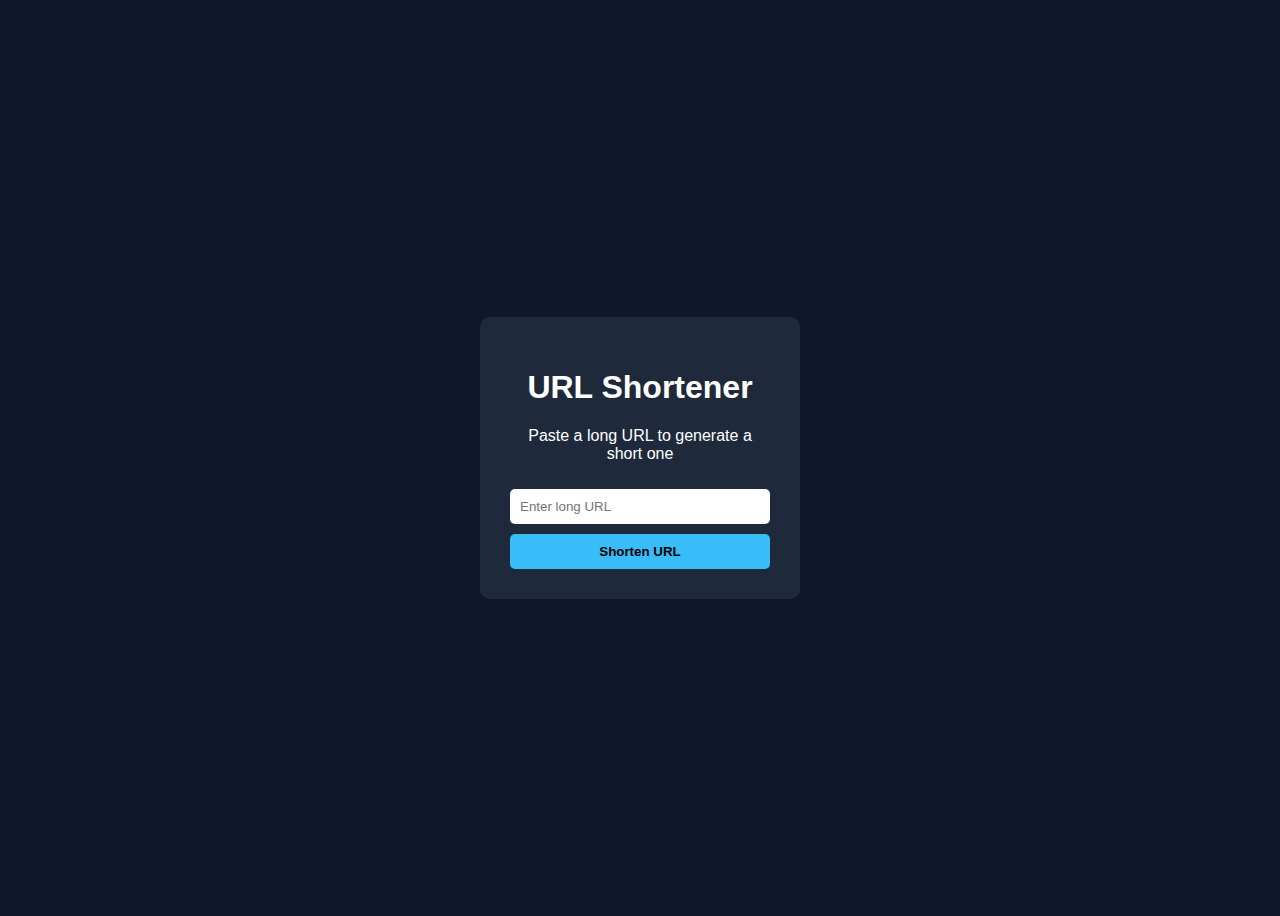
<file: projects/add-url-shortener/index.html>
<!DOCTYPE html>
<html lang="en">
<head>
  <meta charset="UTF-8" />
  <meta name="viewport" content="width=device-width, initial-scale=1.0" />
  <title>URL Shortener</title>
  <link rel="stylesheet" href="style.css" />
</head>
<body>

  <div class="container">
    <h1>URL Shortener</h1>
    <p>Paste a long URL to generate a short one</p>

    <input type="text" id="longUrl" placeholder="Enter long URL" />
    <button onclick="shortenUrl()">Shorten URL</button>

    <div id="result" class="hidden">
      <p>Short URL:</p>
      <input type="text" id="shortUrl" readonly />
      <button onclick="copyUrl()">Copy</button>
    </div>
  </div>

  <script src="script.js"></script>
</body>
</html>
</file>
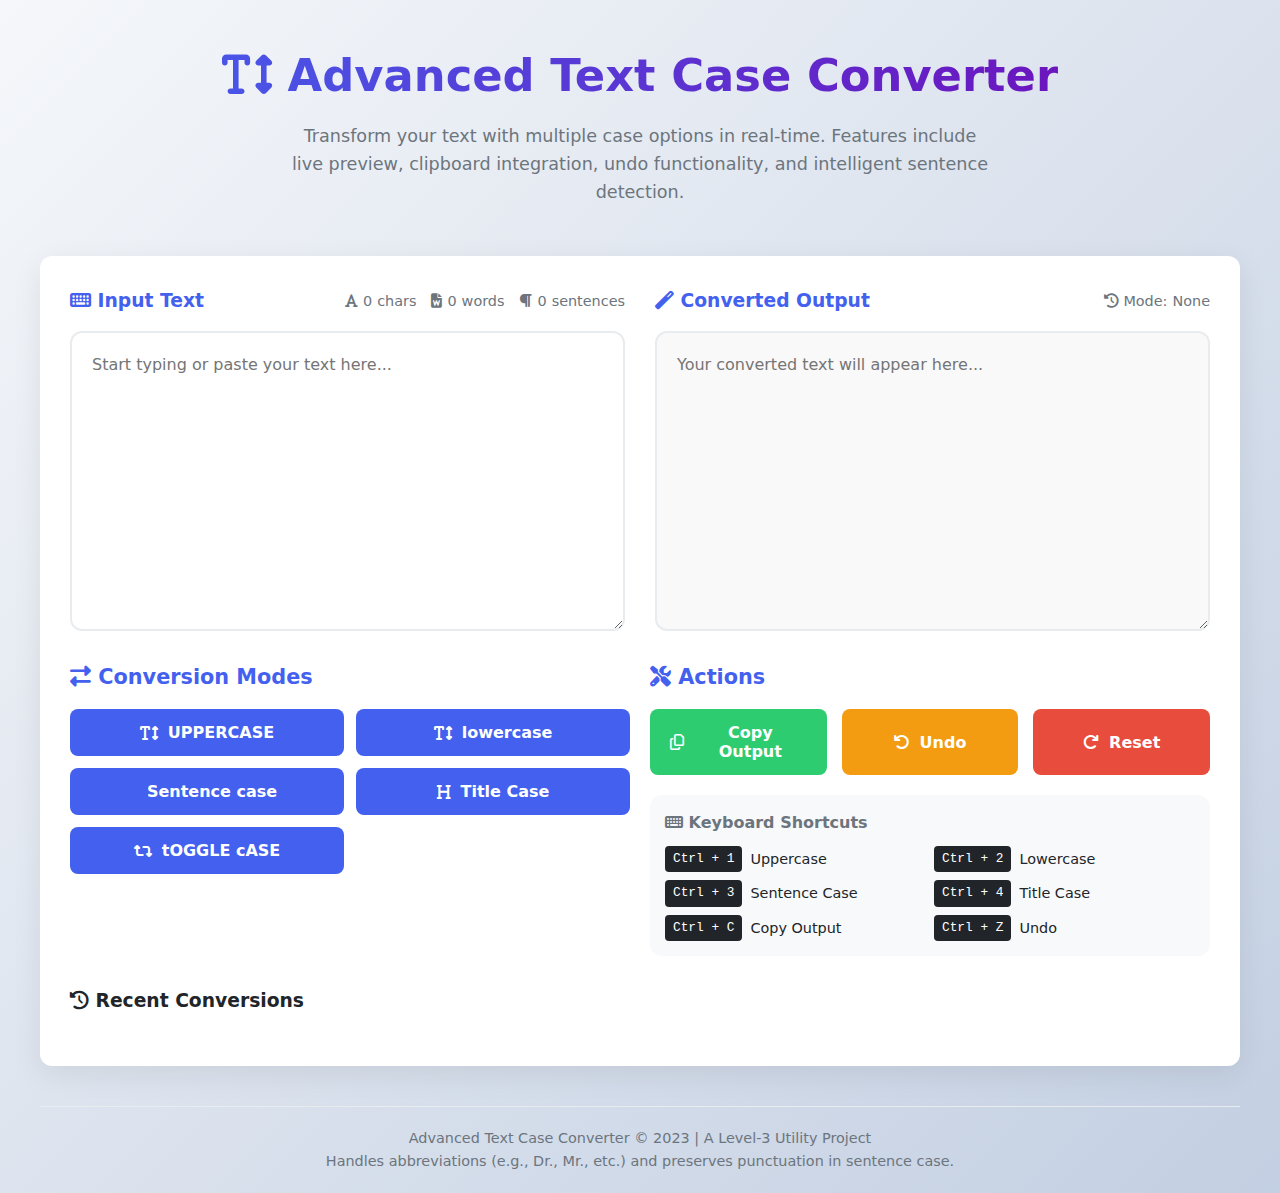
<file: projects/advanced-text-case-converter/index.html>
<!DOCTYPE html>
<html lang="en">
<head>
    <meta charset="UTF-8">
    <meta name="viewport" content="width=device-width, initial-scale=1.0">
    <title>Advanced Text Case Converter</title>
    <link rel="stylesheet" href="https://cdnjs.cloudflare.com/ajax/libs/font-awesome/6.4.0/css/all.min.css">
    <link href="style.css" rel="stylesheet">
</head>
<body>
    <div class="container">
        <header>
            <h1><i class="fas fa-text-height"></i> Advanced Text Case Converter</h1>
            <p class="subtitle">Transform your text with multiple case options in real-time. Features include live preview, clipboard integration, undo functionality, and intelligent sentence detection.</p>
        </header>

        <main>
            <div class="app-card">
                <div class="main-grid">
                    <div class="text-area-container">
                        <div class="text-area-label">
                            <h3><i class="fas fa-keyboard"></i> Input Text</h3>
                            <div class="stats">
                                <div class="stat-item" id="charCount">
                                    <i class="fas fa-font"></i> <span>0</span> chars
                                </div>
                                <div class="stat-item" id="wordCount">
                                    <i class="fas fa-file-word"></i> <span>0</span> words
                                </div>
                                <div class="stat-item" id="sentenceCount">
                                    <i class="fas fa-paragraph"></i> <span>0</span> sentences
                                </div>
                            </div>
                        </div>
                        <textarea id="inputText" placeholder="Start typing or paste your text here..."></textarea>
                    </div>
                    
                    <div class="text-area-container">
                        <div class="text-area-label">
                            <h3><i class="fas fa-magic"></i> Converted Output</h3>
                            <div class="stats">
                                <div class="stat-item">
                                    <i class="fas fa-history"></i> Mode: <span id="currentMode">None</span>
                                </div>
                            </div>
                        </div>
                        <textarea id="outputText" readonly placeholder="Your converted text will appear here..."></textarea>
                    </div>
                </div>

                <div class="controls-section">
                    <div class="controls-group">
                        <h3><i class="fas fa-exchange-alt"></i> Conversion Modes</h3>
                        <div class="case-buttons">
                            <button class="btn btn-primary" data-mode="uppercase">
                                <i class="fas fa-text-height"></i> UPPERCASE
                            </button>
                            <button class="btn btn-primary" data-mode="lowercase">
                                <i class="fas fa-text-height"></i> lowercase
                            </button>
                            <button class="btn btn-primary" data-mode="sentence">
                                <i class="fas fa-sentence"></i> Sentence case
                            </button>
                            <button class="btn btn-primary" data-mode="title">
                                <i class="fas fa-heading"></i> Title Case
                            </button>
                            <button class="btn btn-primary" data-mode="toggle">
                                <i class="fas fa-retweet"></i> tOGGLE cASE
                            </button>
                        </div>
                    </div>
                    
                    <div class="controls-group">
                        <h3><i class="fas fa-tools"></i> Actions</h3>
                        <div class="action-buttons">
                            <button class="btn btn-success" id="copyBtn">
                                <i class="far fa-copy"></i> Copy Output
                            </button>
                            <button class="btn btn-warning" id="undoBtn">
                                <i class="fas fa-undo"></i> Undo
                            </button>
                            <button class="btn btn-danger" id="resetBtn">
                                <i class="fas fa-redo"></i> Reset
                            </button>
                        </div>
                        
                        <div class="shortcuts">
                            <h4><i class="fas fa-keyboard"></i> Keyboard Shortcuts</h4>
                            <div class="shortcut-list">
                                <div class="shortcut-item">
                                    <span class="shortcut-key">Ctrl + 1</span> Uppercase
                                </div>
                                <div class="shortcut-item">
                                    <span class="shortcut-key">Ctrl + 2</span> Lowercase
                                </div>
                                <div class="shortcut-item">
                                    <span class="shortcut-key">Ctrl + 3</span> Sentence Case
                                </div>
                                <div class="shortcut-item">
                                    <span class="shortcut-key">Ctrl + 4</span> Title Case
                                </div>
                                <div class="shortcut-item">
                                    <span class="shortcut-key">Ctrl + C</span> Copy Output
                                </div>
                                <div class="shortcut-item">
                                    <span class="shortcut-key">Ctrl + Z</span> Undo
                                </div>
                            </div>
                        </div>
                    </div>
                </div>
                
                <div class="history-section">
                    <h3><i class="fas fa-history"></i> Recent Conversions</h3>
                    <div class="history-list" id="historyList">
                        <!-- History items will be added here dynamically -->
                    </div>
                </div>
            </div>
        </main>
        
        <footer class="footer">
            <p>Advanced Text Case Converter &copy; 2023 | A Level-3 Utility Project</p>
            <p>Handles abbreviations (e.g., Dr., Mr., etc.) and preserves punctuation in sentence case.</p>
        </footer>
    </div>

    <div id="notification" class="notification"></div>

  <script src="script.js"></script>
</body>
</html>
</file>
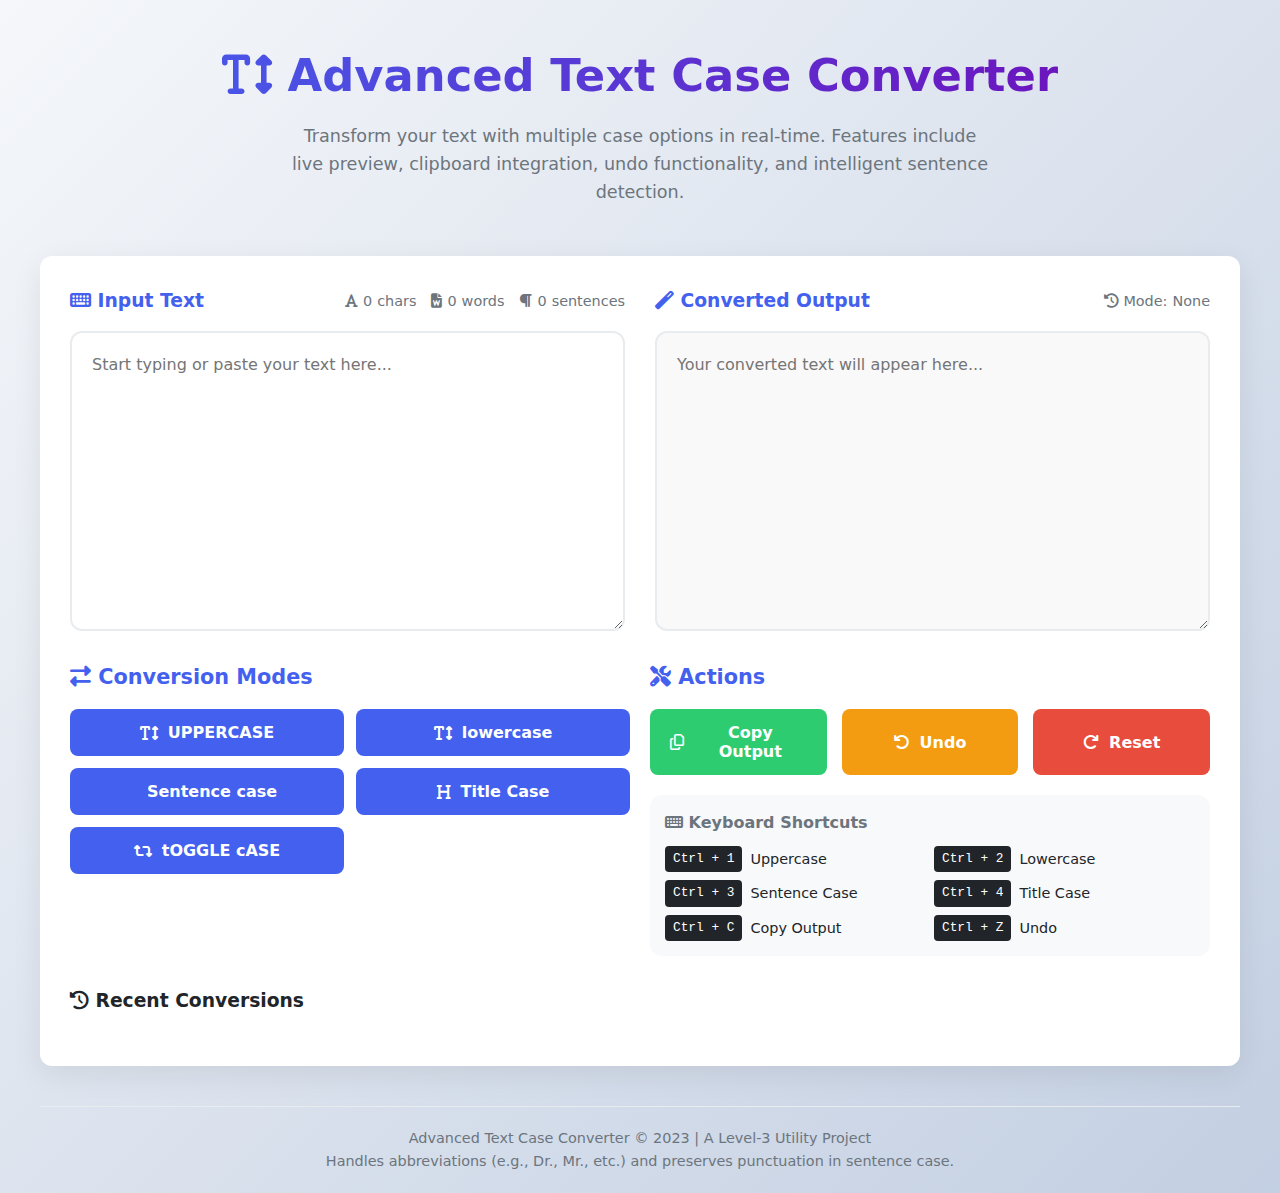
<file: projects/Advanced_TextCaseConverter_live_processing_clipboard_integration/index.html>
<!DOCTYPE html>
<html lang="en">
<head>
    <meta charset="UTF-8">
    <meta name="viewport" content="width=device-width, initial-scale=1.0">
    <title>Advanced Text Case Converter</title>
    <link rel="stylesheet" href="https://cdnjs.cloudflare.com/ajax/libs/font-awesome/6.4.0/css/all.min.css">
    <style>
        :root {
            --primary: #4361ee;
            --primary-dark: #3a56d4;
            --secondary: #7209b7;
            --success: #2ecc71;
            --danger: #e74c3c;
            --warning: #f39c12;
            --light: #f8f9fa;
            --dark: #212529;
            --gray: #6c757d;
            --gray-light: #e9ecef;
            --border-radius: 12px;
            --shadow: 0 8px 30px rgba(0, 0, 0, 0.08);
            --transition: all 0.3s cubic-bezier(0.25, 0.8, 0.25, 1);
        }

        * {
            margin: 0;
            padding: 0;
            box-sizing: border-box;
            font-family: 'Segoe UI', system-ui, sans-serif;
        }

        body {
            background: linear-gradient(135deg, #f5f7fa 0%, #c3cfe2 100%);
            color: var(--dark);
            min-height: 100vh;
            padding: 20px;
            line-height: 1.6;
        }

        .container {
            max-width: 1200px;
            margin: 0 auto;
        }

        header {
            text-align: center;
            margin-bottom: 30px;
            padding: 20px;
            animation: fadeIn 0.8s ease-out;
        }

        h1 {
            color: var(--primary);
            font-size: 2.8rem;
            margin-bottom: 10px;
            background: linear-gradient(90deg, var(--primary), var(--secondary));
            -webkit-background-clip: text;
            background-clip: text;
            color: transparent;
        }

        .subtitle {
            color: var(--gray);
            font-size: 1.1rem;
            max-width: 700px;
            margin: 0 auto;
        }

        .app-card {
            background: white;
            border-radius: var(--border-radius);
            box-shadow: var(--shadow);
            padding: 30px;
            margin-bottom: 30px;
            animation: slideUp 0.5s ease-out;
            transition: var(--transition);
        }

        .app-card:hover {
            box-shadow: 0 12px 40px rgba(0, 0, 0, 0.12);
        }

        .main-grid {
            display: grid;
            grid-template-columns: 1fr 1fr;
            gap: 30px;
            margin-bottom: 30px;
        }

        @media (max-width: 992px) {
            .main-grid {
                grid-template-columns: 1fr;
            }
        }

        .text-area-container {
            display: flex;
            flex-direction: column;
            height: 100%;
        }

        .text-area-label {
            display: flex;
            justify-content: space-between;
            align-items: center;
            margin-bottom: 15px;
        }

        .text-area-label h3 {
            color: var(--primary);
        }

        .stats {
            display: flex;
            gap: 15px;
            font-size: 0.9rem;
            color: var(--gray);
        }

        .stat-item {
            display: flex;
            align-items: center;
            gap: 5px;
        }

        textarea {
            width: 100%;
            height: 300px;
            padding: 20px;
            border: 2px solid var(--gray-light);
            border-radius: var(--border-radius);
            font-size: 1rem;
            resize: vertical;
            transition: var(--transition);
            line-height: 1.5;
        }

        textarea:focus {
            outline: none;
            border-color: var(--primary);
            box-shadow: 0 0 0 3px rgba(67, 97, 238, 0.15);
        }

        #outputText {
            background-color: #f9f9f9;
        }

        .controls-section {
            display: flex;
            flex-wrap: wrap;
            gap: 20px;
            margin-bottom: 30px;
        }

        .controls-group {
            flex: 1;
            min-width: 250px;
        }

        .controls-group h3 {
            margin-bottom: 15px;
            color: var(--primary);
            font-size: 1.3rem;
        }

        .case-buttons {
            display: grid;
            grid-template-columns: repeat(auto-fill, minmax(180px, 1fr));
            gap: 12px;
        }

        .btn {
            padding: 14px 20px;
            border: none;
            border-radius: 8px;
            font-weight: 600;
            cursor: pointer;
            transition: var(--transition);
            display: flex;
            align-items: center;
            justify-content: center;
            gap: 10px;
            font-size: 1rem;
        }

        .btn-primary {
            background-color: var(--primary);
            color: white;
        }

        .btn-primary:hover {
            background-color: var(--primary-dark);
            transform: translateY(-2px);
        }

        .btn-secondary {
            background-color: var(--gray-light);
            color: var(--dark);
        }

        .btn-secondary:hover {
            background-color: #dde1e7;
            transform: translateY(-2px);
        }

        .btn-success {
            background-color: var(--success);
            color: white;
        }

        .btn-success:hover {
            background-color: #27ae60;
            transform: translateY(-2px);
        }

        .btn-danger {
            background-color: var(--danger);
            color: white;
        }

        .btn-danger:hover {
            background-color: #c0392b;
            transform: translateY(-2px);
        }

        .btn-warning {
            background-color: var(--warning);
            color: white;
        }

        .btn-warning:hover {
            background-color: #e67e22;
            transform: translateY(-2px);
        }

        .btn.active {
            transform: scale(0.98);
            box-shadow: inset 0 2px 4px rgba(0, 0, 0, 0.1);
        }

        .action-buttons {
            display: flex;
            flex-wrap: wrap;
            gap: 15px;
            margin-top: 10px;
        }

        .action-buttons .btn {
            flex: 1;
            min-width: 120px;
        }

        .shortcuts {
            background-color: #f8f9fa;
            padding: 15px;
            border-radius: var(--border-radius);
            margin-top: 20px;
        }

        .shortcuts h4 {
            margin-bottom: 10px;
            color: var(--gray);
        }

        .shortcut-list {
            display: grid;
            grid-template-columns: repeat(auto-fill, minmax(200px, 1fr));
            gap: 8px;
            font-size: 0.9rem;
        }

        .shortcut-item {
            display: flex;
            align-items: center;
            gap: 8px;
        }

        .shortcut-key {
            background: var(--dark);
            color: white;
            padding: 3px 8px;
            border-radius: 4px;
            font-size: 0.8rem;
            font-family: monospace;
        }

        .notification {
            position: fixed;
            top: 30px;
            right: 30px;
            padding: 15px 25px;
            border-radius: 8px;
            color: white;
            font-weight: 500;
            box-shadow: 0 5px 15px rgba(0, 0, 0, 0.1);
            z-index: 1000;
            opacity: 0;
            transform: translateX(100px);
            transition: opacity 0.3s, transform 0.3s;
        }

        .notification.show {
            opacity: 1;
            transform: translateX(0);
        }

        .notification-success {
            background-color: var(--success);
        }

        .notification-error {
            background-color: var(--danger);
        }

        .notification-info {
            background-color: var(--primary);
        }

        .history-section {
            margin-top: 30px;
        }

        .history-list {
            display: flex;
            gap: 10px;
            overflow-x: auto;
            padding: 10px 0;
        }

        .history-item {
            background: var(--gray-light);
            padding: 8px 15px;
            border-radius: 20px;
            font-size: 0.9rem;
            cursor: pointer;
            transition: var(--transition);
            white-space: nowrap;
        }

        .history-item:hover {
            background: var(--primary);
            color: white;
        }

        .footer {
            text-align: center;
            margin-top: 40px;
            color: var(--gray);
            font-size: 0.9rem;
            padding-top: 20px;
            border-top: 1px solid var(--gray-light);
        }

        @keyframes fadeIn {
            from { opacity: 0; }
            to { opacity: 1; }
        }

        @keyframes slideUp {
            from { 
                opacity: 0;
                transform: translateY(30px);
            }
            to { 
                opacity: 1;
                transform: translateY(0);
            }
        }

        @keyframes pulse {
            0% { transform: scale(1); }
            50% { transform: scale(1.05); }
            100% { transform: scale(1); }
        }

        .pulse {
            animation: pulse 0.3s ease-in-out;
        }

        /* Responsive adjustments */
        @media (max-width: 768px) {
            h1 {
                font-size: 2rem;
            }
            
            .app-card {
                padding: 20px;
            }
            
            .case-buttons {
                grid-template-columns: repeat(auto-fill, minmax(150px, 1fr));
            }
            
            .btn {
                padding: 12px 15px;
                font-size: 0.9rem;
            }
            
            .notification {
                top: 20px;
                right: 20px;
                left: 20px;
                text-align: center;
            }
        }

        @media (max-width: 480px) {
            .case-buttons {
                grid-template-columns: 1fr;
            }
            
            .action-buttons .btn {
                min-width: 100%;
            }
        }
    </style>
</head>
<body>
    <div class="container">
        <header>
            <h1><i class="fas fa-text-height"></i> Advanced Text Case Converter</h1>
            <p class="subtitle">Transform your text with multiple case options in real-time. Features include live preview, clipboard integration, undo functionality, and intelligent sentence detection.</p>
        </header>

        <main>
            <div class="app-card">
                <div class="main-grid">
                    <div class="text-area-container">
                        <div class="text-area-label">
                            <h3><i class="fas fa-keyboard"></i> Input Text</h3>
                            <div class="stats">
                                <div class="stat-item" id="charCount">
                                    <i class="fas fa-font"></i> <span>0</span> chars
                                </div>
                                <div class="stat-item" id="wordCount">
                                    <i class="fas fa-file-word"></i> <span>0</span> words
                                </div>
                                <div class="stat-item" id="sentenceCount">
                                    <i class="fas fa-paragraph"></i> <span>0</span> sentences
                                </div>
                            </div>
                        </div>
                        <textarea id="inputText" placeholder="Start typing or paste your text here..."></textarea>
                    </div>
                    
                    <div class="text-area-container">
                        <div class="text-area-label">
                            <h3><i class="fas fa-magic"></i> Converted Output</h3>
                            <div class="stats">
                                <div class="stat-item">
                                    <i class="fas fa-history"></i> Mode: <span id="currentMode">None</span>
                                </div>
                            </div>
                        </div>
                        <textarea id="outputText" readonly placeholder="Your converted text will appear here..."></textarea>
                    </div>
                </div>

                <div class="controls-section">
                    <div class="controls-group">
                        <h3><i class="fas fa-exchange-alt"></i> Conversion Modes</h3>
                        <div class="case-buttons">
                            <button class="btn btn-primary" data-mode="uppercase">
                                <i class="fas fa-text-height"></i> UPPERCASE
                            </button>
                            <button class="btn btn-primary" data-mode="lowercase">
                                <i class="fas fa-text-height"></i> lowercase
                            </button>
                            <button class="btn btn-primary" data-mode="sentence">
                                <i class="fas fa-sentence"></i> Sentence case
                            </button>
                            <button class="btn btn-primary" data-mode="title">
                                <i class="fas fa-heading"></i> Title Case
                            </button>
                            <button class="btn btn-primary" data-mode="toggle">
                                <i class="fas fa-retweet"></i> tOGGLE cASE
                            </button>
                        </div>
                    </div>
                    
                    <div class="controls-group">
                        <h3><i class="fas fa-tools"></i> Actions</h3>
                        <div class="action-buttons">
                            <button class="btn btn-success" id="copyBtn">
                                <i class="far fa-copy"></i> Copy Output
                            </button>
                            <button class="btn btn-warning" id="undoBtn">
                                <i class="fas fa-undo"></i> Undo
                            </button>
                            <button class="btn btn-danger" id="resetBtn">
                                <i class="fas fa-redo"></i> Reset
                            </button>
                        </div>
                        
                        <div class="shortcuts">
                            <h4><i class="fas fa-keyboard"></i> Keyboard Shortcuts</h4>
                            <div class="shortcut-list">
                                <div class="shortcut-item">
                                    <span class="shortcut-key">Ctrl + 1</span> Uppercase
                                </div>
                                <div class="shortcut-item">
                                    <span class="shortcut-key">Ctrl + 2</span> Lowercase
                                </div>
                                <div class="shortcut-item">
                                    <span class="shortcut-key">Ctrl + 3</span> Sentence Case
                                </div>
                                <div class="shortcut-item">
                                    <span class="shortcut-key">Ctrl + 4</span> Title Case
                                </div>
                                <div class="shortcut-item">
                                    <span class="shortcut-key">Ctrl + C</span> Copy Output
                                </div>
                                <div class="shortcut-item">
                                    <span class="shortcut-key">Ctrl + Z</span> Undo
                                </div>
                            </div>
                        </div>
                    </div>
                </div>
                
                <div class="history-section">
                    <h3><i class="fas fa-history"></i> Recent Conversions</h3>
                    <div class="history-list" id="historyList">
                        <!-- History items will be added here dynamically -->
                    </div>
                </div>
            </div>
        </main>
        
        <footer class="footer">
            <p>Advanced Text Case Converter &copy; 2023 | A Level-3 Utility Project</p>
            <p>Handles abbreviations (e.g., Dr., Mr., etc.) and preserves punctuation in sentence case.</p>
        </footer>
    </div>

    <div id="notification" class="notification"></div>

    <script>
        // State management
        const state = {
            currentMode: null,
            originalText: '',
            convertedText: '',
            history: [],
            currentHistoryIndex: -1
        };

        // DOM elements
        const inputText = document.getElementById('inputText');
        const outputText = document.getElementById('outputText');
        const charCount = document.getElementById('charCount').querySelector('span');
        const wordCount = document.getElementById('wordCount').querySelector('span');
        const sentenceCount = document.getElementById('sentenceCount').querySelector('span');
        const currentMode = document.getElementById('currentMode');
        const copyBtn = document.getElementById('copyBtn');
        const undoBtn = document.getElementById('undoBtn');
        const resetBtn = document.getElementById('resetBtn');
        const caseButtons = document.querySelectorAll('.case-buttons .btn');
        const historyList = document.getElementById('historyList');
        const notification = document.getElementById('notification');

        // Abbreviations to preserve in sentence case
        const abbreviations = ['dr.', 'mr.', 'mrs.', 'ms.', 'prof.', 'rev.', 'hon.', 'st.', 'ave.', 'blvd.', 'e.g.', 'i.e.', 'etc.', 'vs.', 'dept.', 'univ.', 'assn.', 'bldg.', 'co.', 'corp.', 'inc.', 'ltd.', 'jr.', 'sr.'];

        // Initialize
        function init() {
            setupEventListeners();
            updateStats();
            
            // Load from localStorage if available
            const savedText = localStorage.getItem('textCaseConverter_input');
            if (savedText) {
                inputText.value = savedText;
                state.originalText = savedText;
                processInput();
            }
        }

        // Set up event listeners
        function setupEventListeners() {
            // Input text event
            inputText.addEventListener('input', () => {
                state.originalText = inputText.value;
                localStorage.setItem('textCaseConverter_input', state.originalText);
                processInput();
                updateStats();
            });

            // Case buttons
            caseButtons.forEach(button => {
                button.addEventListener('click', () => {
                    const mode = button.dataset.mode;
                    setActiveMode(mode);
                });
            });

            // Action buttons
            copyBtn.addEventListener('click', copyToClipboard);
            undoBtn.addEventListener('click', undo);
            resetBtn.addEventListener('click', reset);

            // Keyboard shortcuts
            document.addEventListener('keydown', handleKeyboardShortcuts);
        }

        // Handle keyboard shortcuts
        function handleKeyboardShortcuts(e) {
            // Check for Ctrl key (or Cmd on Mac)
            if (e.ctrlKey || e.metaKey) {
                e.preventDefault();
                
                switch(e.key) {
                    case '1':
                        setActiveMode('uppercase');
                        break;
                    case '2':
                        setActiveMode('lowercase');
                        break;
                    case '3':
                        setActiveMode('sentence');
                        break;
                    case '4':
                        setActiveMode('title');
                        break;
                    case 'c':
                        copyToClipboard();
                        break;
                    case 'z':
                        if (e.shiftKey) {
                            redo();
                        } else {
                            undo();
                        }
                        break;
                }
            }
        }

        // Process input text based on current mode
        function processInput() {
            if (!state.currentMode || state.originalText.trim() === '') {
                outputText.value = state.originalText;
                state.convertedText = state.originalText;
                return;
            }

            let result = state.originalText;
            
            switch(state.currentMode) {
                case 'uppercase':
                    result = convertToUpperCase(state.originalText);
                    break;
                case 'lowercase':
                    result = convertToLowerCase(state.originalText);
                    break;
                case 'sentence':
                    result = convertToSentenceCase(state.originalText);
                    break;
                case 'title':
                    result = convertToTitleCase(state.originalText);
                    break;
                case 'toggle':
                    result = convertToToggleCase(state.originalText);
                    break;
            }
            
            outputText.value = result;
            state.convertedText = result;
            
            // Add to history
            addToHistory(state.currentMode, result);
        }

        // Set active mode and update UI
        function setActiveMode(mode) {
            // Remove active class from all buttons
            caseButtons.forEach(button => {
                button.classList.remove('active');
            });
            
            // Add active class to clicked button
            const activeButton = document.querySelector(`[data-mode="${mode}"]`);
            activeButton.classList.add('active');
            activeButton.classList.add('pulse');
            setTimeout(() => activeButton.classList.remove('pulse'), 300);
            
            // Update state and UI
            state.currentMode = mode;
            currentMode.textContent = mode.charAt(0).toUpperCase() + mode.slice(1);
            
            // Process input with new mode
            processInput();
        }

        // Conversion functions
        function convertToUpperCase(text) {
            return text.toUpperCase();
        }

        function convertToLowerCase(text) {
            return text.toLowerCase();
        }

        function convertToSentenceCase(text) {
            // Split by sentence endings (. ! ?) but preserve abbreviations
            const sentences = text.split(/(?<=[.!?])\s+/);
            return sentences.map(sentence => {
                if (sentence.trim() === '') return sentence;
                
                // Check if this "sentence" is actually an abbreviation
                const lowerSentence = sentence.toLowerCase();
                const isAbbreviation = abbreviations.some(abbr => 
                    lowerSentence.includes(abbr) && 
                    (lowerSentence.endsWith(abbr) || lowerSentence.includes(abbr + ' '))
                );
                
                if (isAbbreviation && sentence.length < 50) {
                    // Don't capitalize abbreviations that might not be actual sentences
                    return sentence;
                }
                
                // Capitalize first letter of sentence
                return sentence.charAt(0).toUpperCase() + sentence.slice(1).toLowerCase();
            }).join(' ');
        }

        function convertToTitleCase(text) {
            const stopWords = ['a', 'an', 'and', 'the', 'but', 'or', 'for', 'nor', 'on', 'at', 'to', 'by', 'of', 'in', 'with'];
            
            return text.split(' ').map((word, index) => {
                // Always capitalize first and last word
                if (index === 0 || index === text.split(' ').length - 1) {
                    return word.charAt(0).toUpperCase() + word.slice(1).toLowerCase();
                }
                
                // Don't capitalize stop words
                if (stopWords.includes(word.toLowerCase())) {
                    return word.toLowerCase();
                }
                
                // Capitalize all other words
                return word.charAt(0).toUpperCase() + word.slice(1).toLowerCase();
            }).join(' ');
        }

        function convertToToggleCase(text) {
            return text.split('').map(char => {
                if (char === char.toUpperCase()) {
                    return char.toLowerCase();
                } else {
                    return char.toUpperCase();
                }
            }).join('');
        }

        // Update statistics
        function updateStats() {
            const text = inputText.value;
            
            // Character count
            charCount.textContent = text.length;
            
            // Word count (handle multiple spaces and line breaks)
            const words = text.trim().split(/\s+/).filter(word => word.length > 0);
            wordCount.textContent = words.length;
            
            // Sentence count (simplified)
            const sentences = text.split(/[.!?]+/).filter(sentence => sentence.trim().length > 0);
            sentenceCount.textContent = sentences.length || 0;
        }

        // Copy to clipboard
        async function copyToClipboard() {
            if (!state.convertedText) {
                showNotification('No text to copy!', 'error');
                return;
            }
            
            try {
                await navigator.clipboard.writeText(state.convertedText);
                showNotification('Copied to clipboard!', 'success');
                copyBtn.classList.add('pulse');
                setTimeout(() => copyBtn.classList.remove('pulse'), 300);
            } catch (err) {
                console.error('Failed to copy: ', err);
                showNotification('Failed to copy to clipboard', 'error');
            }
        }

        // Undo functionality
        function undo() {
            if (state.currentHistoryIndex > 0) {
                state.currentHistoryIndex--;
                const historyItem = state.history[state.currentHistoryIndex];
                outputText.value = historyItem.text;
                state.convertedText = historyItem.text;
                setActiveMode(historyItem.mode);
                showNotification('Undo applied', 'info');
                
                // Pulse undo button
                undoBtn.classList.add('pulse');
                setTimeout(() => undoBtn.classList.remove('pulse'), 300);
            } else {
                showNotification('Nothing to undo', 'info');
            }
            
            updateHistoryDisplay();
        }

        // Redo functionality
        function redo() {
            if (state.currentHistoryIndex < state.history.length - 1) {
                state.currentHistoryIndex++;
                const historyItem = state.history[state.currentHistoryIndex];
                outputText.value = historyItem.text;
                state.convertedText = historyItem.text;
                setActiveMode(historyItem.mode);
                showNotification('Redo applied', 'info');
            } else {
                showNotification('Nothing to redo', 'info');
            }
            
            updateHistoryDisplay();
        }

        // Reset functionality
        function reset() {
            inputText.value = '';
            outputText.value = '';
            state.originalText = '';
            state.convertedText = '';
            state.currentMode = null;
            state.history = [];
            state.currentHistoryIndex = -1;
            
            // Remove active class from all buttons
            caseButtons.forEach(button => button.classList.remove('active'));
            
            // Update UI
            currentMode.textContent = 'None';
            updateStats();
            updateHistoryDisplay();
            localStorage.removeItem('textCaseConverter_input');
            
            showNotification('All text cleared', 'info');
            
            // Pulse reset button
            resetBtn.classList.add('pulse');
            setTimeout(() => resetBtn.classList.remove('pulse'), 300);
        }

        // Add conversion to history
        function addToHistory(mode, text) {
            // Only add if different from last history item
            if (state.history.length === 0 || 
                state.history[state.history.length - 1].text !== text) {
                
                state.history.push({
                    mode: mode,
                    text: text,
                    timestamp: new Date().toLocaleTimeString()
                });
                
                // Keep only last 10 items
                if (state.history.length > 10) {
                    state.history.shift();
                }
                
                state.currentHistoryIndex = state.history.length - 1;
                updateHistoryDisplay();
            }
        }

        // Update history display
        function updateHistoryDisplay() {
            historyList.innerHTML = '';
            
            state.history.forEach((item, index) => {
                const historyItem = document.createElement('div');
                historyItem.className = 'history-item';
                historyItem.textContent = `${item.mode}: ${item.text.substring(0, 30)}${item.text.length > 30 ? '...' : ''}`;
                
                // Highlight current history item
                if (index === state.currentHistoryIndex) {
                    historyItem.style.backgroundColor = 'var(--primary)';
                    historyItem.style.color = 'white';
                }
                
                historyItem.addEventListener('click', () => {
                    state.currentHistoryIndex = index;
                    outputText.value = item.text;
                    state.convertedText = item.text;
                    setActiveMode(item.mode);
                    updateHistoryDisplay();
                });
                
                historyList.appendChild(historyItem);
            });
        }

        // Show notification
        function showNotification(message, type) {
            notification.textContent = message;
            notification.className = `notification notification-${type}`;
            notification.classList.add('show');
            
            setTimeout(() => {
                notification.classList.remove('show');
            }, 3000);
        }

        // Initialize the app
        window.addEventListener('DOMContentLoaded', init);
    </script>
</body>
</html>
</file>
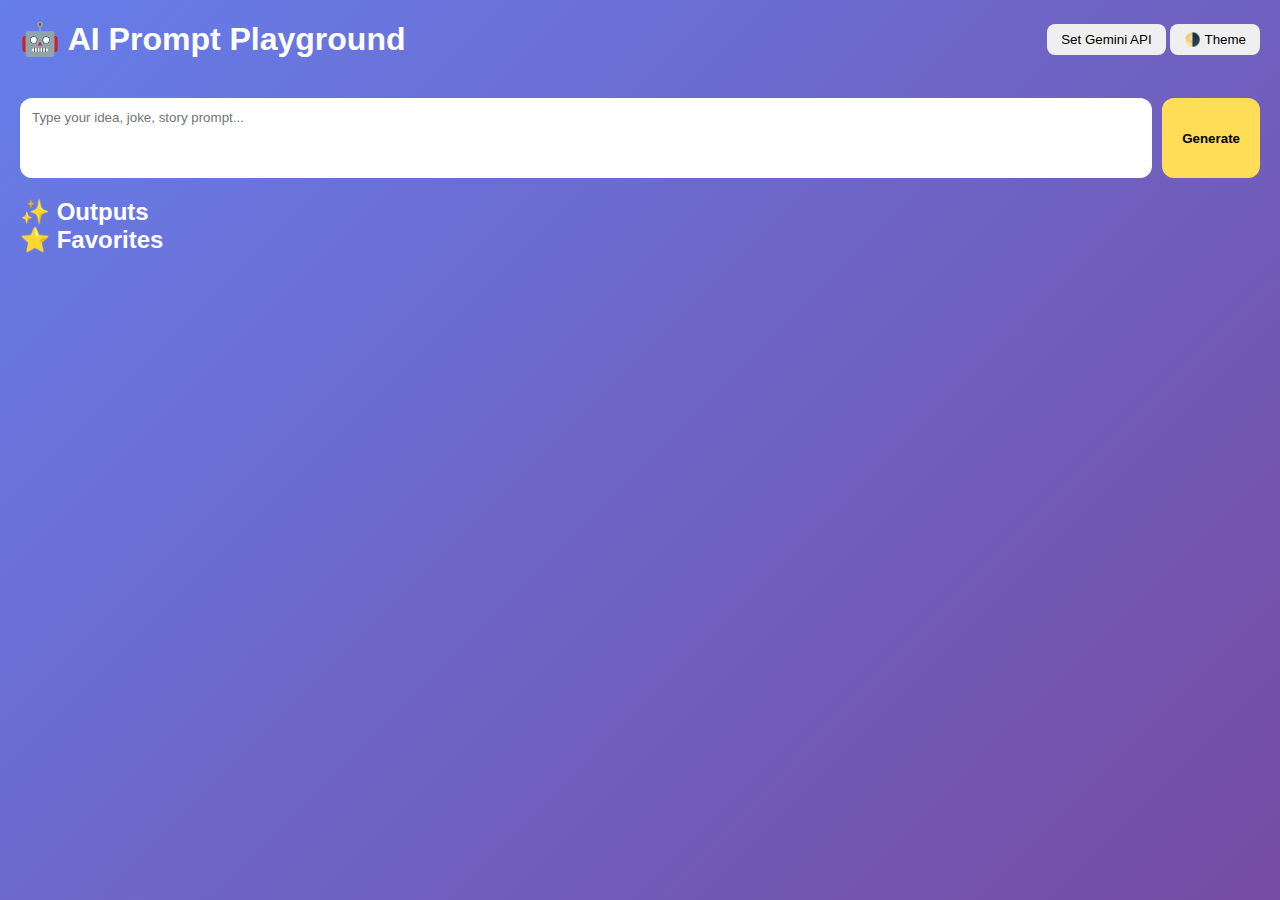
<file: projects/AI Prompt Playground/index.html>
<!DOCTYPE html>
<html lang="en">
<head>
  <meta charset="UTF-8">
  <title>AI Prompt Playground</title>
  <link rel="stylesheet" href="style.css">
</head>
<body>
  <header>
    <h1>🤖 AI Prompt Playground</h1>
    <div class="actions">
      <button id="setApiBtn">Set Gemini API</button>
      <button id="themeBtn">🌗 Theme</button>
    </div>
  </header>

  <main>
    <div class="prompt-box">
      <textarea id="promptInput" placeholder="Type your idea, joke, story prompt..."></textarea>
      <button id="generateBtn">Generate</button>
    </div>

    <section>
      <h2>✨ Outputs</h2>
      <div id="outputContainer" class="grid"></div>
    </section>

    <section>
      <h2>⭐ Favorites</h2>
      <div id="favContainer" class="grid"></div>
    </section>
  </main>

  <script src="script.js"></script>
</body>
</html>
</file>
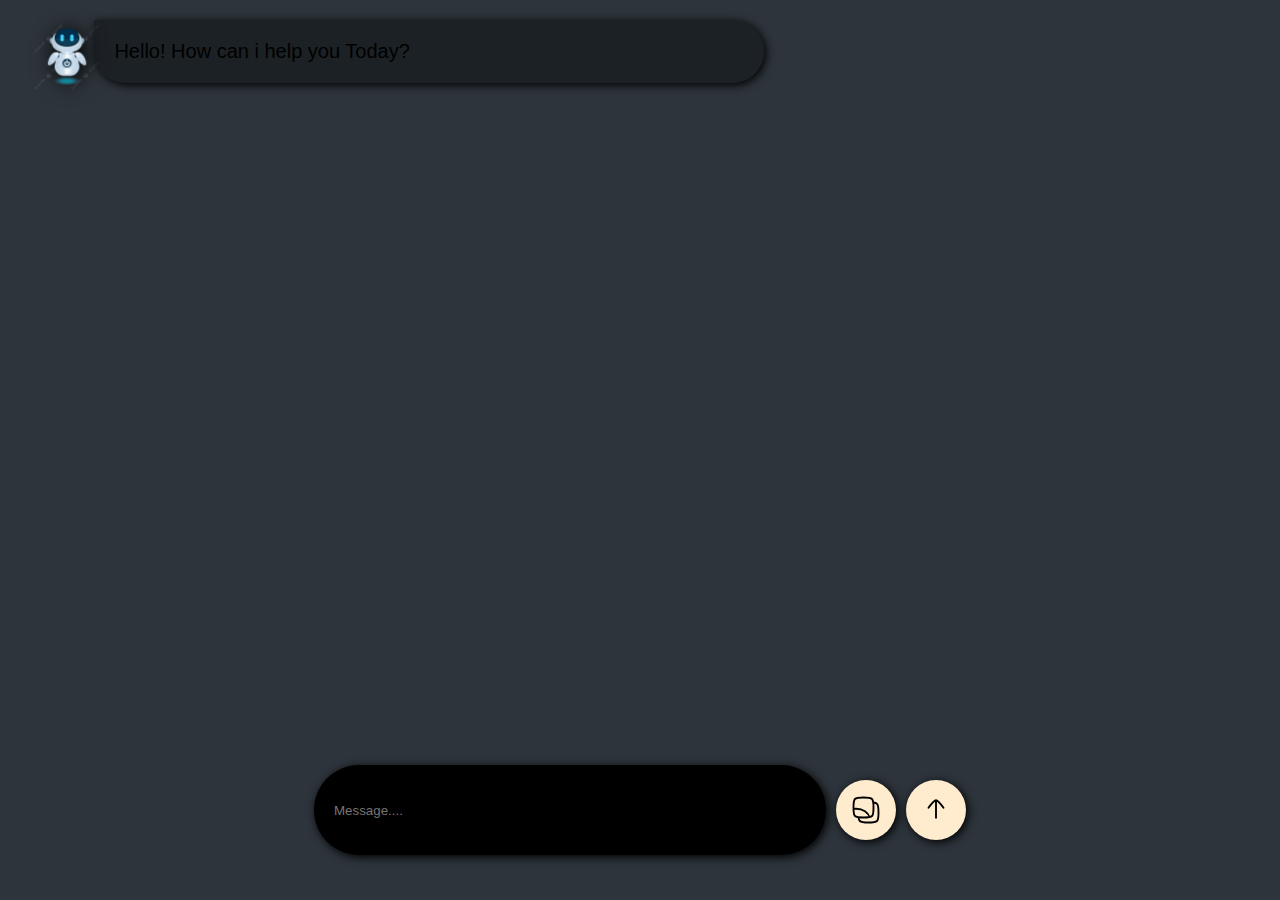
<file: projects/AI-ChatBot/index.html>
<!DOCTYPE html>
<html lang="en">
    <head>
        <meta charset="UTF-8">
        <meta name="viewport" content="width=device-width, intial-scale=1.0">
        <title>AI CHATBOT</title>
        <link rel="stylesheet" href="style.css">
    </head>
    <body>
        <div class="chat-container">
            <div class="ai-chat-box">
                <img src="ai.png" alt="" id="aiImage" width="10%">
                <div class="ai-chat-area">
                    Hello! How can i help you Today?
                </div>
            </div>
        </div>
        <div class="prompt-area">
            <input type="text" id="prompt" placeholder="Message....">
            <button id="image"><img src="img.svg" alt="">
            <input type="file" accept="image/*" hidden></button>
            <button id="submit"><img src="submit.svg" alt=""></button>
        </div>
        <script src="script.js"></script>
    </body>
</html>
</file>
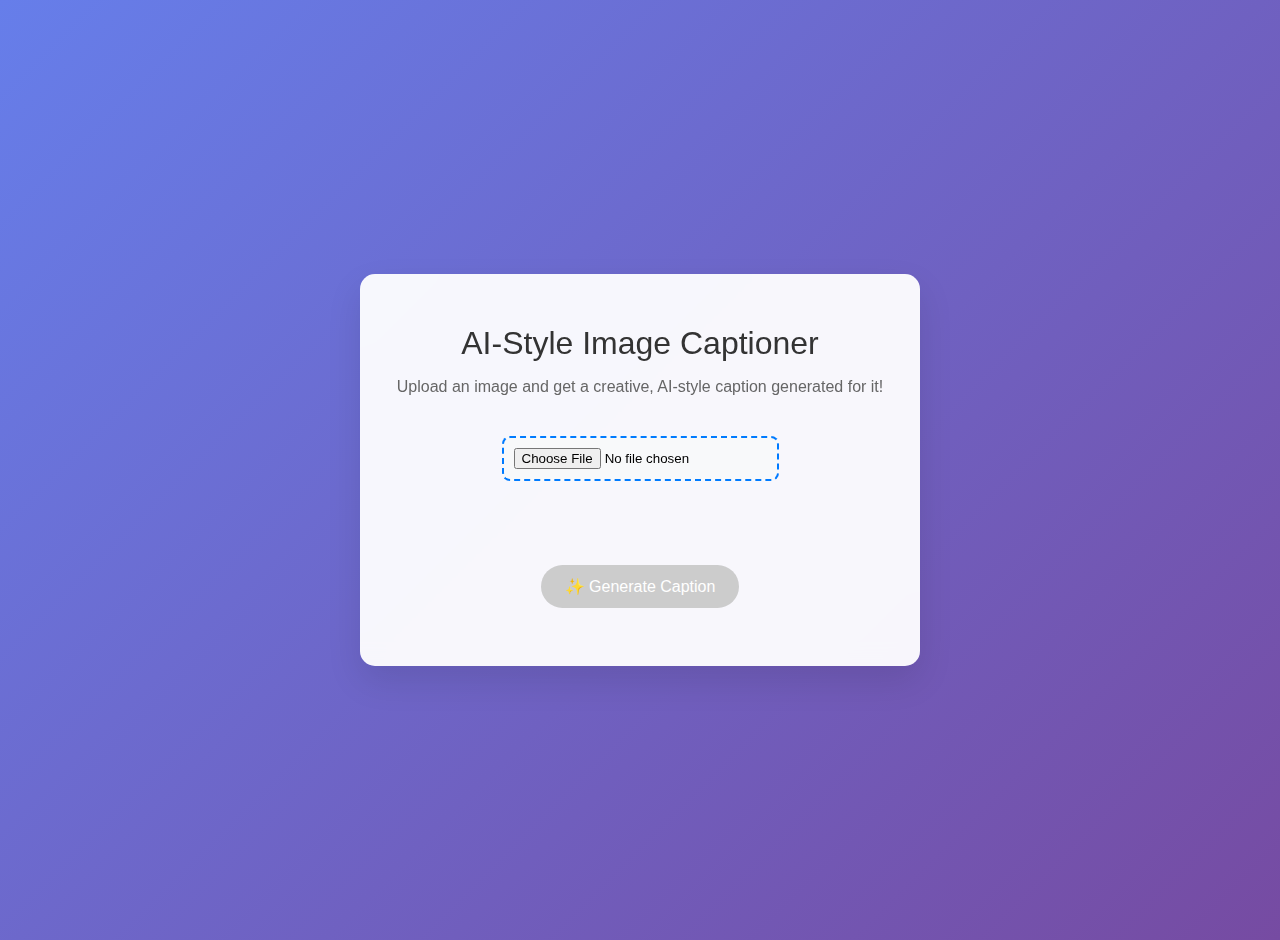
<file: projects/ai-style-image-captioner/index.html>
<!DOCTYPE html>
<html lang="en">
<head>
    <meta charset="UTF-8">
    <meta name="viewport" content="width=device-width, initial-scale=1.0">
    <title>AI-Style Image Captioner</title>
    <link rel="stylesheet" href="style.css">
</head>
<body>
    <div class="container">
        <h1>AI-Style Image Captioner</h1>
        <p>Upload an image and get a creative, AI-style caption generated for it!</p>
        <input type="file" id="imageInput" accept="image/*">
        <br><br>
        <img id="uploadedImage" style="display:none; max-width:100%; height:auto; border-radius:8px;">
        <br><br>
        <button id="generateBtn" disabled>✨ Generate Caption</button>
        <button id="regenerateBtn" style="display:none;">🔄 Regenerate</button>
        <br><br>
        <div id="caption" style="display:none;">
            <h2>Your Caption:</h2>
            <p id="captionText"></p>
            <button id="copyBtn">📋 Copy Caption</button>
        </div>
    </div>
    <script src="script.js"></script>
</body>
</html>
</file>
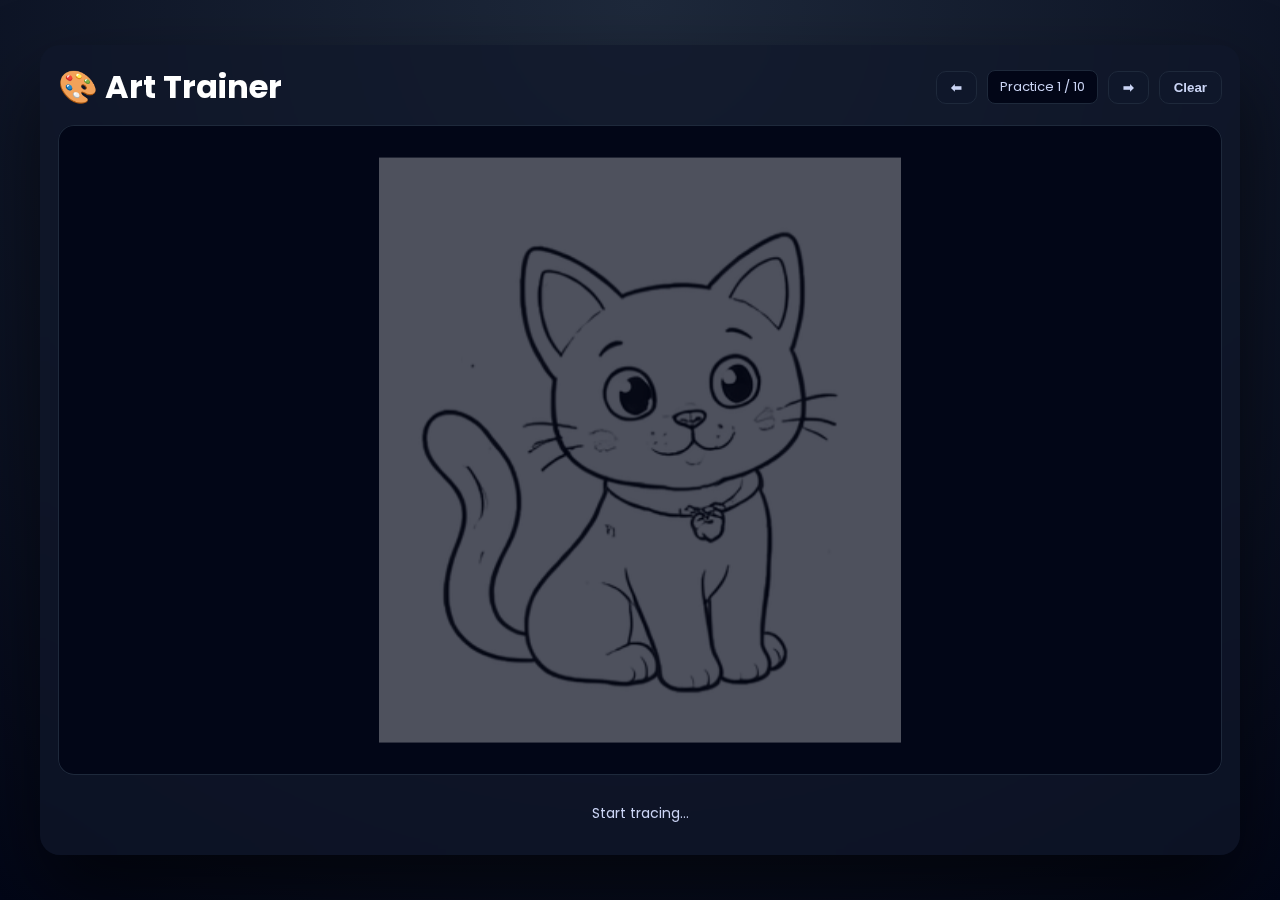
<file: projects/Art Trainer Canvas/index.html>
<!DOCTYPE html>
<html lang="en">
<head>
  <meta charset="UTF-8" />
  <title>Art Trainer Canvas</title>
  <link rel="stylesheet" href="style.css" />
  <link href="https://fonts.googleapis.com/css2?family=Poppins:wght@400;600&display=swap" rel="stylesheet">
</head>
<body>
  <div class="app">
    <div class="header">
      <h1>🎨 Art Trainer</h1>
      <div class="tools">
        <button id="prevBtn" class="secondary">⬅</button>
        <span id="pageLabel">Practice 1 / 10</span>
        <button id="nextBtn" class="secondary">➡</button>
        <button id="clearBtn" class="secondary">Clear</button>
      </div>
    </div>

    <div class="canvas-wrap">
      <canvas id="canvas"></canvas>
    </div>

    <div class="feedback">Start tracing…</div>
  </div>

  <script src="script.js"></script>
</body>
</html>
</file>
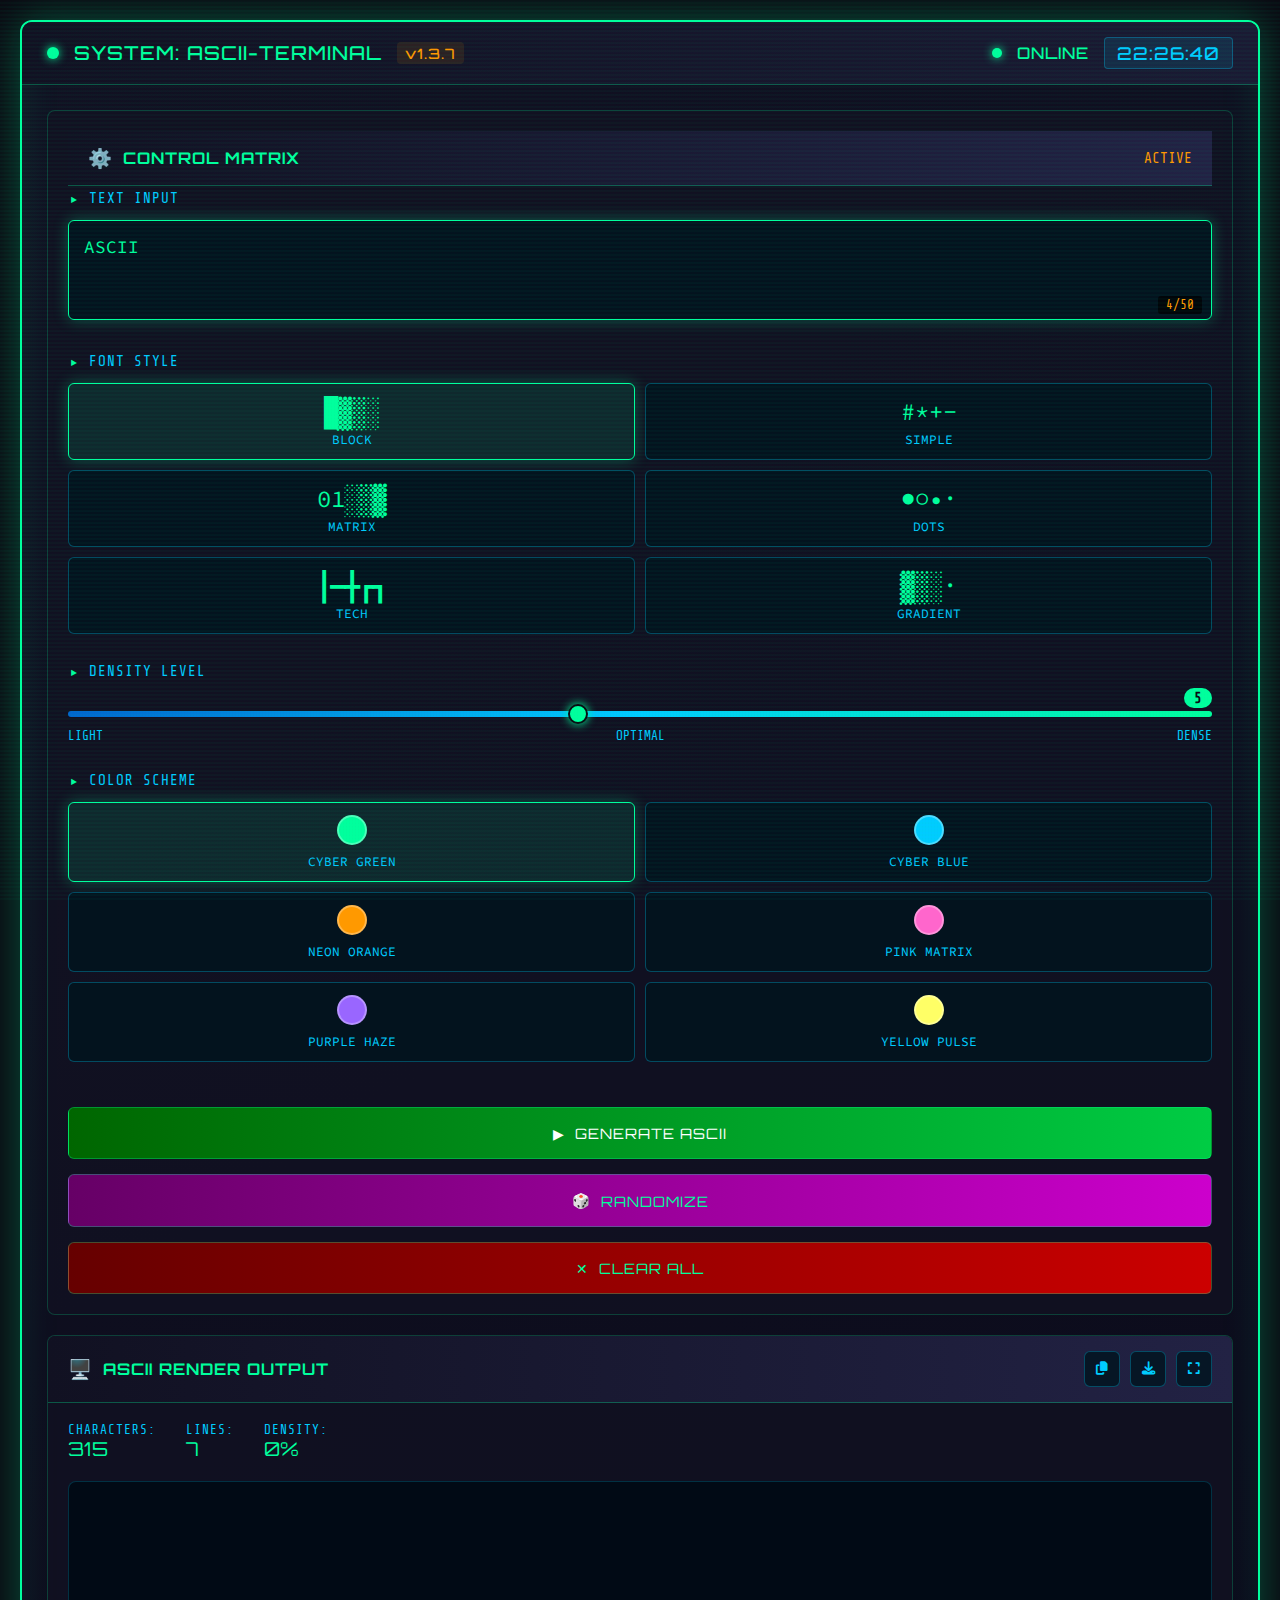
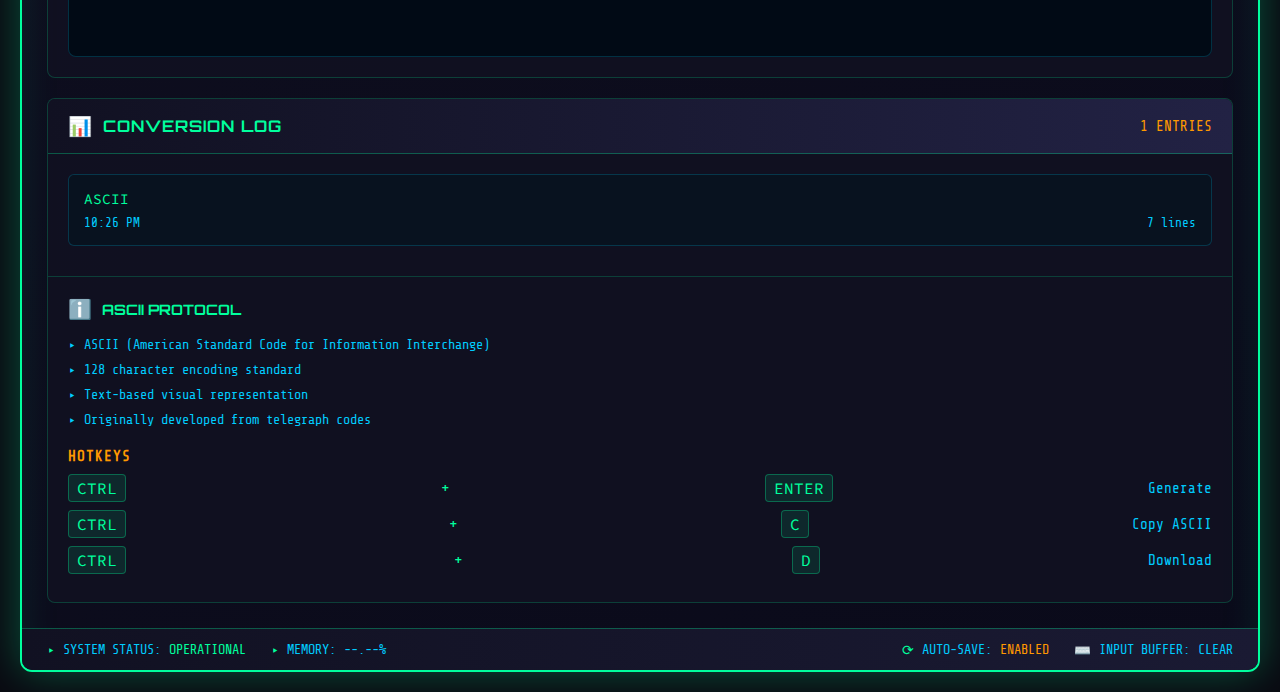
<file: projects/ascii-art-creator/index.html>
<!DOCTYPE html>
<html lang="en">
<head>
    <meta charset="UTF-8">
    <meta name="viewport" content="width=device-width, initial-scale=1.0">
    <title>CRT // ASCII TERMINAL v1.3.7</title>
    <link rel="stylesheet" href="style.css">
    <link rel="stylesheet" href="https://cdnjs.cloudflare.com/ajax/libs/font-awesome/6.4.0/css/all.min.css">
    <link rel="preconnect" href="https://fonts.googleapis.com">
    <link rel="preconnect" href="https://fonts.googleapis.com">
    <link rel="preconnect" href="https://fonts.gstatic.com" crossorigin>
    <link href="https://fonts.googleapis.com/css2?family=Share+Tech+Mono&family=Source+Code+Pro:wght@300;400;500;600;700&family=Orbitron:wght@400;500;600;700&display=swap" rel="stylesheet">
</head>
<body>
    <!-- Scanlines Overlay -->
    <div class="scanlines"></div>
    <div class="glitch-overlay"></div>
    
    <!-- Main Container -->
    <div class="terminal-container">
        <!-- CRT Frame -->
        <div class="crt-frame">
            <!-- Terminal Header -->
            <div class="terminal-header">
                <div class="header-left">
                    <span class="pulse-dot"></span>
                    <span class="sys-label">SYSTEM: ASCII-TERMINAL</span>
                    <span class="ver-label">v1.3.7</span>
                </div>
                <div class="header-right">
                    <span class="status-led online"></span>
                    <span class="status-text">ONLINE</span>
                    <span class="time-display" id="timeDisplay">--:--:--</span>
                </div>
            </div>
            
            <!-- Main Grid -->
            <div class="main-grid">
                <!-- Left Panel: Controls -->
                <div class="panel control-panel">
                    <div class="panel-header">
                        <h3 class="panel-title">
                            <span class="title-icon">⚙️</span>
                            CONTROL MATRIX
                        </h3>
                        <div class="panel-status">
                            <span class="blink">ACTIVE</span>
                        </div>
                    </div>
                    
                    <div class="input-group">
                        <label class="input-label">
                            <span class="label-icon">▸</span>
                            TEXT INPUT
                        </label>
                        <div class="input-wrapper">
                            <textarea 
                                id="textInput" 
                                class="terminal-input"
                                placeholder="ENTER TEXT FOR CONVERSION..."
                                maxlength="50"
                                autofocus
                            >ASCII</textarea>
                            <div class="input-chars">
                                <span id="charCount">4</span>/50
                            </div>
                        </div>
                    </div>
                    
                    <div class="input-group">
                        <label class="input-label">
                            <span class="label-icon">▸</span>
                            FONT STYLE
                        </label>
                        <div class="font-grid" id="fontSelector">
                            <!-- Font options will be generated by JS -->
                        </div>
                    </div>
                    
                    <div class="input-group">
                        <label class="input-label">
                            <span class="label-icon">▸</span>
                            DENSITY LEVEL
                        </label>
                        <div class="slider-container">
                            <input type="range" id="densitySlider" min="1" max="10" value="5" class="cyber-slider">
                            <div class="slider-labels">
                                <span>LIGHT</span>
                                <span>OPTIMAL</span>
                                <span>DENSE</span>
                            </div>
                            <div class="slider-value" id="densityValue">5</div>
                        </div>
                    </div>
                    
                    <div class="input-group">
                        <label class="input-label">
                            <span class="label-icon">▸</span>
                            COLOR SCHEME
                        </label>
                        <div class="color-grid" id="colorSelector">
                            <!-- Color options will be generated by JS -->
                        </div>
                    </div>
                    
                    <div class="button-group">
                        <button id="generateBtn" class="cyber-button primary">
                            <span class="btn-icon">▶</span>
                            <span class="btn-text">GENERATE ASCII</span>
                            <span class="btn-pulse"></span>
                        </button>
                        
                        <button id="randomBtn" class="cyber-button secondary">
                            <span class="btn-icon">🎲</span>
                            <span class="btn-text">RANDOMIZE</span>
                        </button>
                        
                        <button id="clearBtn" class="cyber-button danger">
                            <span class="btn-icon">✕</span>
                            <span class="btn-text">CLEAR ALL</span>
                        </button>
                    </div>
                </div>
                
                <!-- Center Panel: ASCII Output -->
                <div class="panel output-panel">
                    <div class="panel-header">
                        <h3 class="panel-title">
                            <span class="title-icon">🖥️</span>
                            ASCII RENDER OUTPUT
                        </h3>
                        <div class="panel-controls">
                            <button class="icon-btn" id="copyBtn" title="Copy to clipboard">
                                <i class="fas fa-copy"></i>
                            </button>
                            <button class="icon-btn" id="downloadBtn" title="Download as .txt">
                                <i class="fas fa-download"></i>
                            </button>
                            <button class="icon-btn" id="fullscreenBtn" title="Toggle fullscreen">
                                <i class="fas fa-expand"></i>
                            </button>
                        </div>
                    </div>
                    
                    <div class="ascii-output-container">
                        <div class="output-header">
                            <div class="output-stats">
                                <span class="stat">
                                    <span class="stat-label">CHARACTERS:</span>
                                    <span class="stat-value" id="charOutput">0</span>
                                </span>
                                <span class="stat">
                                    <span class="stat-label">LINES:</span>
                                    <span class="stat-value" id="lineOutput">0</span>
                                </span>
                                <span class="stat">
                                    <span class="stat-label">DENSITY:</span>
                                    <span class="stat-value" id="densityOutput">0%</span>
                                </span>
                            </div>
                        </div>
                        
                        <div class="ascii-display" id="asciiOutput">
                            <div class="ascii-placeholder">
                                <div class="placeholder-grid">
                                    <pre class="ascii-preview">
   _____   _____   _____   _____ 
  / ____| / ____| / ____| / ____|
 | (___  | (___  | (___  | (___  
  \___ \  \___ \  \___ \  \___ \ 
  ____) | ____) | ____) | ____) |
 |_____/ |_____/ |_____/ |_____/ 
                                 
 ██████╗ ██████╗ ██████╗ ██████╗ 
██╔════╝██╔═══██╗██╔══██╗██╔══██╗
██║     ██║   ██║██████╔╝██████╔╝
██║     ██║   ██║██╔══██╗██╔══██╗
╚██████╗╚██████╔╝██║  ██║██║  ██║
 ╚═════╝ ╚═════╝ ╚═╝  ╚═╝╚═╝  ╚═╝
                                    </pre>
                                </div>
                                <div class="placeholder-text">
                                    <span class="blink-cursor">▌</span> READY FOR INPUT
                                </div>
                            </div>
                        </div>
                    </div>
                </div>
                
                <!-- Right Panel: History & Info -->
                <div class="panel history-panel">
                    <div class="panel-header">
                        <h3 class="panel-title">
                            <span class="title-icon">📊</span>
                            CONVERSION LOG
                        </h3>
                        <div class="panel-status">
                            <span id="logCount">0</span> ENTRIES
                        </div>
                    </div>
                    
                    <div class="history-list" id="historyList">
                        <div class="history-empty">
                            <div class="empty-icon">∅</div>
                            <div class="empty-text">NO CONVERSIONS YET</div>
                            <div class="empty-subtext">Generate ASCII to populate log</div>
                        </div>
                    </div>
                    
                    <div class="info-panel">
                        <h4 class="info-title">
                            <span class="title-icon">ℹ️</span>
                            ASCII PROTOCOL
                        </h4>
                        <div class="info-content">
                            <div class="info-item">
                                <span class="info-icon">▸</span>
                                ASCII (American Standard Code for Information Interchange)
                            </div>
                            <div class="info-item">
                                <span class="info-icon">▸</span>
                                128 character encoding standard
                            </div>
                            <div class="info-item">
                                <span class="info-icon">▸</span>
                                Text-based visual representation
                            </div>
                            <div class="info-item">
                                <span class="info-icon">▸</span>
                                Originally developed from telegraph codes
                            </div>
                        </div>
                        
                        <div class="hotkeys">
                            <h5 class="hotkeys-title">HOTKEYS</h5>
                            <div class="hotkey-item">
                                <kbd>CTRL</kbd> + <kbd>ENTER</kbd>
                                <span>Generate</span>
                            </div>
                            <div class="hotkey-item">
                                <kbd>CTRL</kbd> + <kbd>C</kbd>
                                <span>Copy ASCII</span>
                            </div>
                            <div class="hotkey-item">
                                <kbd>CTRL</kbd> + <kbd>D</kbd>
                                <span>Download</span>
                            </div>
                        </div>
                    </div>
                </div>
            </div>
            
            <!-- Terminal Footer -->
            <div class="terminal-footer">
                <div class="footer-left">
                    <span class="footer-item">
                        <span class="footer-icon">▸</span>
                        SYSTEM STATUS: <span class="status-ok">OPERATIONAL</span>
                    </span>
                    <span class="footer-item">
                        <span class="footer-icon">▸</span>
                        MEMORY: <span id="memoryUsage">--.--%</span>
                    </span>
                </div>
                <div class="footer-right">
                    <span class="footer-item">
                        <span class="footer-icon">⟳</span>
                        AUTO-SAVE: <span class="status-on">ENABLED</span>
                    </span>
                    <span class="footer-item">
                        <span class="footer-icon">⌨️</span>
                        INPUT BUFFER: <span id="bufferStatus">CLEAR</span>
                    </span>
                </div>
            </div>
        </div>
        
        <!-- Modal: Export Options -->
        <div class="modal" id="exportModal">
            <div class="modal-content cyber-modal">
                <div class="modal-header">
                    <h3 class="modal-title">
                        <span class="title-icon">📤</span>
                        EXPORT ASCII ART
                    </h3>
                    <button class="modal-close" id="closeModal">&times;</button>
                </div>
                <div class="modal-body">
                    <div class="export-options">
                        <div class="export-option">
                            <div class="export-icon">
                                <i class="fas fa-file-text"></i>
                            </div>
                            <div class="export-info">
                                <h4>TEXT FILE (.txt)</h4>
                                <p>Plain text format, compatible with all editors</p>
                            </div>
                            <button class="export-btn" data-format="txt">
                                <i class="fas fa-download"></i> DOWNLOAD
                            </button>
                        </div>
                        
                        <div class="export-option">
                            <div class="export-icon">
                                <i class="fas fa-code"></i>
                            </div>
                            <div class="export-info">
                                <h4>HTML SNIPPET</h4>
                                <p>Pre-formatted HTML with &lt;pre&gt; tags</p>
                            </div>
                            <button class="export-btn" data-format="html">
                                <i class="fas fa-code"></i> COPY HTML
                            </button>
                        </div>
                        
                        <div class="export-option">
                            <div class="export-icon">
                                <i class="fas fa-image"></i>
                            </div>
                            <div class="export-info">
                                <h4>IMAGE (PNG)</h4>
                                <p>Rendered as image (coming soon)</p>
                            </div>
                            <button class="export-btn" data-format="png" disabled>
                                <i class="fas fa-lock"></i> LOCKED
                            </button>
                        </div>
                    </div>
                    
                    <div class="export-preview">
                        <h4>PREVIEW</h4>
                        <div class="preview-box" id="exportPreview">
                            <!-- Preview will appear here -->
                        </div>
                    </div>
                </div>
            </div>
        </div>
    </div>
    
    <!-- Audio Elements (optional sound effects) -->
    <audio id="clickSound" preload="auto">
        <source src="https://assets.mixkit.co/sfx/preview/mixkit-select-click-1109.mp3" type="audio/mpeg">
    </audio>
    
    <audio id="generateSound" preload="auto">
        <source src="https://assets.mixkit.co/sfx/preview/mixkit-sci-fi-positive-notification-266.mp3" type="audio/mpeg">
    </audio>

    <script src="script.js"></script>
</body>
</html>
</file>
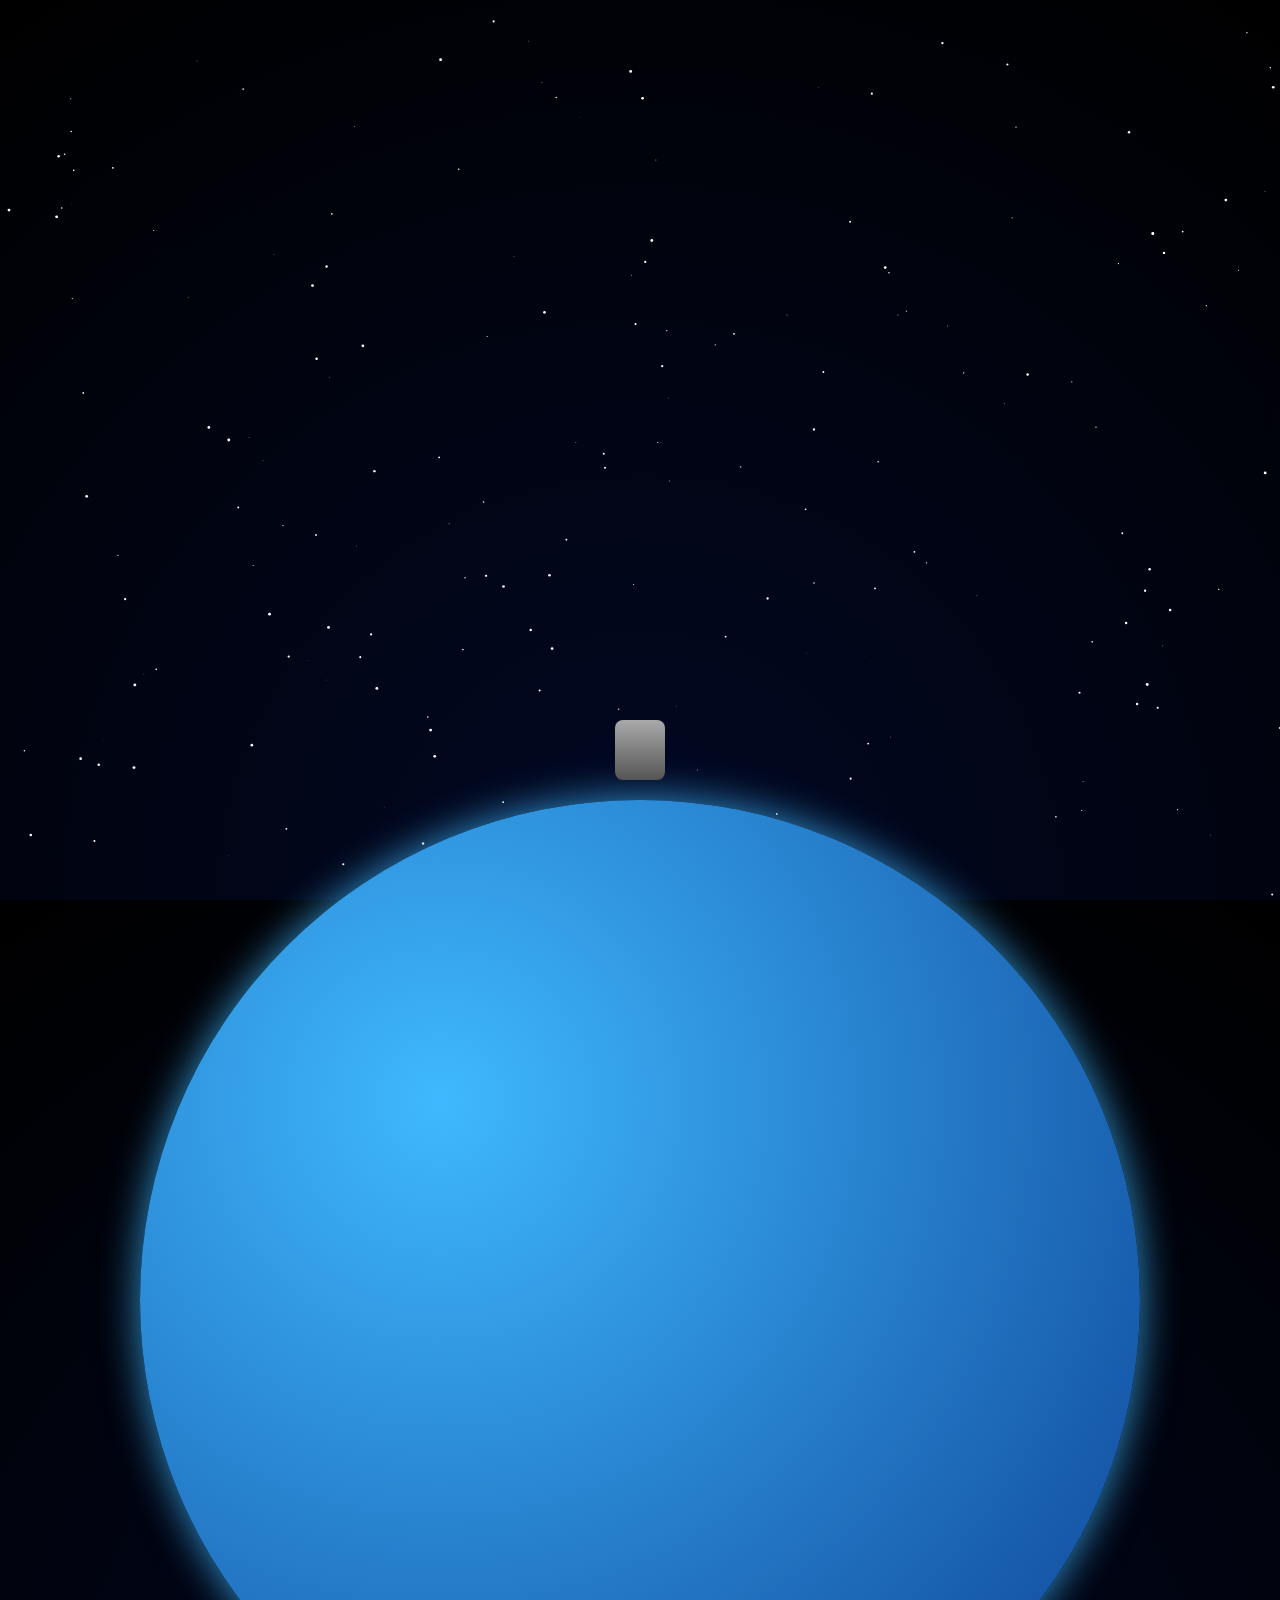
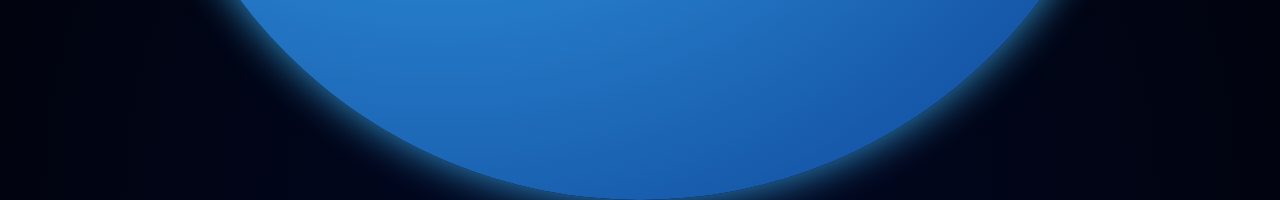
<file: projects/Asteroid Defense/index.html>
<!DOCTYPE html>
<html lang="en">
<head>
<meta charset="UTF-8">
<meta name="viewport" content="width=device-width, initial-scale=1.0">
<title>Earth Defense Game</title>
<link rel="stylesheet" href="style.css">
</head>
<body>

<canvas id="game"></canvas>
<div id="earth"></div>
<div id="gun"></div>

<script src="script.js"></script>

</body>
</html>
</file>
<file: projects/3DMouse/style.css>
* {
            margin: 0;
            padding: 0;
            box-sizing: border-box;
            font-family: 'Segoe UI', Tahoma, Geneva, Verdana, sans-serif;
        }
        
        body {
            background: linear-gradient(135deg, #290c24, #622b63, #743f80);
            color: white;
            min-height: 100vh;
            display: flex;
            flex-direction: column;
            align-items: center;
            justify-content: center;
            overflow-x: hidden;
            perspective: 1000px;
        }
        
        .container {
            max-width: 1200px;
            margin: 0 auto;
            padding: 20px;
            display: flex;
            flex-direction: column;
            align-items: center;
            justify-content: center;
            text-align: center;
        }
        
        header {
            text-align: center;
            margin-bottom: 50px;
            max-width: 800px;
        }
        
        h1 {
            font-size: 3.5rem;
            margin-bottom: 15px;
            background: linear-gradient(to right, #8A2BE2, #00FFFF);
            -webkit-background-clip: text;
            background-clip: text;
            color: transparent;
            text-shadow: 0 5px 15px rgba(138, 43, 226, 0.3);
        }
        
        .subtitle {
            font-size: 1.2rem;
            color: #b0b0d0;
            margin-bottom: 10px;
            line-height: 1.6;
        }
        
        .instructions {
            background: rgba(255, 255, 255, 0.1);
            padding: 15px 25px;
            border-radius: 15px;
            margin-top: 20px;
            backdrop-filter: blur(10px);
            border: 1px solid rgba(255, 255, 255, 0.2);
        }
        
        .instructions i {
            color: #00FFFF;
            margin-right: 10px;
        }
        
        .card-container {
            width: 100%;
            display: flex;
            justify-content: center;
            align-items: center;
            margin: 40px 0;
            perspective: 1500px;
        }
        
        .card {
            width: 350px;
            height: 500px;
            position: relative;
            transform-style: preserve-3d;
            transition: transform 0.1s ease-out;
            cursor: pointer;
        }
        
        .card-face {
            position: absolute;
            width: 100%;
            height: 100%;
            border-radius: 25px;
            backface-visibility: hidden;
            overflow: hidden;
            box-shadow: 0 25px 50px rgba(0, 0, 0, 0.5);
            display: flex;
            flex-direction: column;
            justify-content: space-between;
        }
        
        .card-front {
            background: linear-gradient(135deg, #1a1a2e, #16213e);
            padding: 30px;
            border: 1px solid rgba(255, 255, 255, 0.1);
        }
        
        .card-back {
            background: linear-gradient(135deg, #0f3460, #1a1a2e);
            transform: rotateY(180deg);
            padding: 30px;
            border: 1px solid rgba(255, 255, 255, 0.1);
            display: flex;
            flex-direction: column;
            justify-content: center;
            align-items: center;
        }
        
        .card-logo {
            font-size: 2.5rem;
            color: #8A2BE2;
            margin-bottom: 20px;
        }
        
        .card-title {
            font-size: 2.2rem;
            margin-bottom: 15px;
            background: linear-gradient(to right, #8A2BE2, #00FFFF);
            -webkit-background-clip: text;
            background-clip: text;
            color: transparent;
        }
        
        .card-subtitle {
            color: #b0b0d0;
            font-size: 1.1rem;
            margin-bottom: 30px;
        }
        
        .card-features {
            list-style: none;
            text-align: left;
            margin-top: 20px;
        }
        
        .card-features li {
            margin-bottom: 15px;
            display: flex;
            align-items: center;
        }
        
        .card-features i {
            color: #00FFFF;
            margin-right: 10px;
            font-size: 1.2rem;
        }
        
        .chip {
            width: 60px;
            height: 45px;
            background: linear-gradient(135deg, #d4af37, #f7ef8a);
            border-radius: 8px;
            align-self: flex-start;
            margin-bottom: 30px;
            position: relative;
            overflow: hidden;
        }
        
        .chip::before {
            content: "";
            position: absolute;
            width: 100%;
            height: 100%;
            background: linear-gradient(90deg, transparent, rgba(255, 255, 255, 0.4), transparent);
            transform: skewX(-20deg);
            animation: chipShine 3s infinite;
        }
        
        @keyframes chipShine {
            0% { left: -100%; }
            100% { left: 100%; }
        }
        
        .card-number {
            font-size: 1.8rem;
            letter-spacing: 3px;
            margin-bottom: 25px;
            font-family: 'Courier New', monospace;
            background: rgba(255, 255, 255, 0.1);
            padding: 10px;
            border-radius: 10px;
        }
        
        .card-holder, .card-expiry {
            align-self: flex-start;
            margin-bottom: 10px;
        }
        
        .card-label {
            font-size: 0.8rem;
            color: #b0b0d0;
            margin-bottom: 5px;
        }
        
        .card-value {
            font-size: 1.2rem;
            letter-spacing: 1px;
        }
        
        .card-brand {
            align-self: flex-end;
            font-size: 2rem;
            color: #8A2BE2;
            font-weight: bold;
        }
        
        .qr-code {
            width: 150px;
            height: 150px;
            background: linear-gradient(135deg, #8A2BE2, #00FFFF);
            border-radius: 10px;
            margin: 25px 0;
            position: relative;
            overflow: hidden;
        }
        
        .qr-code::before {
            content: "";
            position: absolute;
            width: 100%;
            height: 100%;
            background: 
                linear-gradient(90deg, transparent 45%, #fff 50%, transparent 55%),
                linear-gradient(0deg, transparent 45%, #fff 50%, transparent 55%);
            background-size: 10px 10px, 10px 10px;
        }
        
        .back-text {
            color: #b0b0d0;
            font-size: 0.9rem;
            margin-top: 20px;
            max-width: 80%;
            line-height: 1.5;
        }
        
        .controls {
            margin-top: 50px;
            display: flex;
            flex-wrap: wrap;
            justify-content: center;
            gap: 20px;
            background: rgba(255, 255, 255, 0.1);
            padding: 25px;
            border-radius: 20px;
            backdrop-filter: blur(10px);
            border: 1px solid rgba(255, 255, 255, 0.2);
        }
        
        .control-group {
            display: flex;
            flex-direction: column;
            align-items: center;
            min-width: 200px;
        }
        
        .control-label {
            margin-bottom: 10px;
            color: #b0b0d0;
            font-size: 1rem;
        }
        
        .slider-container {
            width: 100%;
            display: flex;
            align-items: center;
            gap: 15px;
        }
        
        .slider-value {
            min-width: 40px;
            text-align: center;
            font-weight: bold;
            color: #00FFFF;
        }
        
        input[type="range"] {
            width: 100%;
            height: 8px;
            -webkit-appearance: none;
            background: rgba(255, 255, 255, 0.1);
            border-radius: 10px;
            outline: none;
        }
        
        input[type="range"]::-webkit-slider-thumb {
            -webkit-appearance: none;
            width: 22px;
            height: 22px;
            border-radius: 50%;
            background: #8A2BE2;
            cursor: pointer;
            border: 2px solid white;
        }
        
        .toggle-container {
            display: flex;
            align-items: center;
            gap: 10px;
            margin-top: 10px;
        }
        
        .toggle-switch {
            position: relative;
            display: inline-block;
            width: 60px;
            height: 30px;
        }
        
        .toggle-switch input {
            opacity: 0;
            width: 0;
            height: 0;
        }
        
        .toggle-slider {
            position: absolute;
            cursor: pointer;
            top: 0;
            left: 0;
            right: 0;
            bottom: 0;
            background-color: rgba(255, 255, 255, 0.1);
            border-radius: 34px;
            transition: .4s;
        }
        
        .toggle-slider:before {
            position: absolute;
            content: "";
            height: 22px;
            width: 22px;
            left: 4px;
            bottom: 4px;
            background-color: white;
            border-radius: 50%;
            transition: .4s;
        }
        
        input:checked + .toggle-slider {
            background-color: #8A2BE2;
        }
        
        input:checked + .toggle-slider:before {
            transform: translateX(30px);
        }
        
        .toggle-label {
            color: #b0b0d0;
            font-size: 1rem;
        }
        
        .reset-btn {
            background: linear-gradient(to right, #8A2BE2, #00FFFF);
            color: white;
            border: none;
            padding: 12px 25px;
            border-radius: 50px;
            font-size: 1rem;
            font-weight: 600;
            cursor: pointer;
            transition: all 0.3s ease;
            margin-top: 15px;
            box-shadow: 0 5px 15px rgba(138, 43, 226, 0.4);
        }
        
        .reset-btn:hover {
            transform: translateY(-3px);
            box-shadow: 0 8px 20px rgba(138, 43, 226, 0.6);
        }
        
        .mouse-position {
            position: fixed;
            bottom: 20px;
            right: 20px;
            background: rgba(0, 0, 0, 0.7);
            padding: 10px 15px;
            border-radius: 10px;
            font-size: 0.9rem;
            color: #00FFFF;
            font-family: 'Courier New', monospace;
            border: 1px solid rgba(255, 255, 255, 0.2);
        }
        
        .glow {
            position: absolute;
            width: 100%;
            height: 100%;
            border-radius: 25px;
            background: radial-gradient(circle at var(--mouse-x) var(--mouse-y), 
                      rgba(138, 43, 226, 0.3) 0%, 
                      rgba(0, 255, 255, 0.1) 40%, 
                      transparent 70%);
            pointer-events: none;
            z-index: 2;
            opacity: 0;
            transition: opacity 0.3s;
        }
        
        footer {
            margin-top: 50px;
            text-align: center;
            color: #b0b0d0;
            font-size: 0.9rem;
            padding: 20px;
        }
        
        @media (max-width: 768px) {
            h1 {
                font-size: 2.5rem;
            }
            
            .card {
                width: 300px;
                height: 450px;
            }
            
            .controls {
                flex-direction: column;
                align-items: center;
            }
            
            .mouse-position {
                position: static;
                margin-top: 30px;
                width: auto;
            }
        }
        
        @media (max-width: 480px) {
            .card {
                width: 280px;
                height: 420px;
            }
            
            .card-title {
                font-size: 1.8rem;
            }
            
            .card-number {
                font-size: 1.4rem;
            }
        }
</file>
<file: projects/add-url-shortener/style.css>
* {
  box-sizing: border-box;
  font-family: Arial, sans-serif;
}

body {
  background: #0f172a;
  color: #fff;
  display: flex;
  justify-content: center;
  align-items: center;
  height: 100vh;
}

.container {
  background: #1e293b;
  padding: 30px;
  border-radius: 10px;
  width: 320px;
  text-align: center;
}

input {
  width: 100%;
  padding: 10px;
  margin: 10px 0;
  border-radius: 5px;
  border: none;
}

button {
  width: 100%;
  padding: 10px;
  background: #38bdf8;
  border: none;
  border-radius: 5px;
  cursor: pointer;
  font-weight: bold;
}

button:hover {
  background: #0ea5e9;
}

.hidden {
  display: none;
}
</file>
<file: projects/advanced-text-case-converter/style.css>
:root {
            --primary: #4361ee;
            --primary-dark: #3a56d4;
            --secondary: #7209b7;
            --success: #2ecc71;
            --danger: #e74c3c;
            --warning: #f39c12;
            --light: #f8f9fa;
            --dark: #212529;
            --gray: #6c757d;
            --gray-light: #e9ecef;
            --border-radius: 12px;
            --shadow: 0 8px 30px rgba(0, 0, 0, 0.08);
            --transition: all 0.3s cubic-bezier(0.25, 0.8, 0.25, 1);
        }

        * {
            margin: 0;
            padding: 0;
            box-sizing: border-box;
            font-family: 'Segoe UI', system-ui, sans-serif;
        }

        body {
            background: linear-gradient(135deg, #f5f7fa 0%, #c3cfe2 100%);
            color: var(--dark);
            min-height: 100vh;
            padding: 20px;
            line-height: 1.6;
        }

        .container {
            max-width: 1200px;
            margin: 0 auto;
        }

        header {
            text-align: center;
            margin-bottom: 30px;
            padding: 20px;
            animation: fadeIn 0.8s ease-out;
        }

        h1 {
            color: var(--primary);
            font-size: 2.8rem;
            margin-bottom: 10px;
            background: linear-gradient(90deg, var(--primary), var(--secondary));
            -webkit-background-clip: text;
            background-clip: text;
            color: transparent;
        }

        .subtitle {
            color: var(--gray);
            font-size: 1.1rem;
            max-width: 700px;
            margin: 0 auto;
        }

        .app-card {
            background: white;
            border-radius: var(--border-radius);
            box-shadow: var(--shadow);
            padding: 30px;
            margin-bottom: 30px;
            animation: slideUp 0.5s ease-out;
            transition: var(--transition);
        }

        .app-card:hover {
            box-shadow: 0 12px 40px rgba(0, 0, 0, 0.12);
        }

        .main-grid {
            display: grid;
            grid-template-columns: 1fr 1fr;
            gap: 30px;
            margin-bottom: 30px;
        }

        @media (max-width: 992px) {
            .main-grid {
                grid-template-columns: 1fr;
            }
        }

        .text-area-container {
            display: flex;
            flex-direction: column;
            height: 100%;
        }

        .text-area-label {
            display: flex;
            justify-content: space-between;
            align-items: center;
            margin-bottom: 15px;
        }

        .text-area-label h3 {
            color: var(--primary);
        }

        .stats {
            display: flex;
            gap: 15px;
            font-size: 0.9rem;
            color: var(--gray);
        }

        .stat-item {
            display: flex;
            align-items: center;
            gap: 5px;
        }

        textarea {
            width: 100%;
            height: 300px;
            padding: 20px;
            border: 2px solid var(--gray-light);
            border-radius: var(--border-radius);
            font-size: 1rem;
            resize: vertical;
            transition: var(--transition);
            line-height: 1.5;
        }

        textarea:focus {
            outline: none;
            border-color: var(--primary);
            box-shadow: 0 0 0 3px rgba(67, 97, 238, 0.15);
        }

        #outputText {
            background-color: #f9f9f9;
        }

        .controls-section {
            display: flex;
            flex-wrap: wrap;
            gap: 20px;
            margin-bottom: 30px;
        }

        .controls-group {
            flex: 1;
            min-width: 250px;
        }

        .controls-group h3 {
            margin-bottom: 15px;
            color: var(--primary);
            font-size: 1.3rem;
        }

        .case-buttons {
            display: grid;
            grid-template-columns: repeat(auto-fill, minmax(180px, 1fr));
            gap: 12px;
        }

        .btn {
            padding: 14px 20px;
            border: none;
            border-radius: 8px;
            font-weight: 600;
            cursor: pointer;
            transition: var(--transition);
            display: flex;
            align-items: center;
            justify-content: center;
            gap: 10px;
            font-size: 1rem;
        }

        .btn-primary {
            background-color: var(--primary);
            color: white;
        }

        .btn-primary:hover {
            background-color: var(--primary-dark);
            transform: translateY(-2px);
        }

        .btn-secondary {
            background-color: var(--gray-light);
            color: var(--dark);
        }

        .btn-secondary:hover {
            background-color: #dde1e7;
            transform: translateY(-2px);
        }

        .btn-success {
            background-color: var(--success);
            color: white;
        }

        .btn-success:hover {
            background-color: #27ae60;
            transform: translateY(-2px);
        }

        .btn-danger {
            background-color: var(--danger);
            color: white;
        }

        .btn-danger:hover {
            background-color: #c0392b;
            transform: translateY(-2px);
        }

        .btn-warning {
            background-color: var(--warning);
            color: white;
        }

        .btn-warning:hover {
            background-color: #e67e22;
            transform: translateY(-2px);
        }

        .btn.active {
            transform: scale(0.98);
            box-shadow: inset 0 2px 4px rgba(0, 0, 0, 0.1);
        }

        .action-buttons {
            display: flex;
            flex-wrap: wrap;
            gap: 15px;
            margin-top: 10px;
        }

        .action-buttons .btn {
            flex: 1;
            min-width: 120px;
        }

        .shortcuts {
            background-color: #f8f9fa;
            padding: 15px;
            border-radius: var(--border-radius);
            margin-top: 20px;
        }

        .shortcuts h4 {
            margin-bottom: 10px;
            color: var(--gray);
        }

        .shortcut-list {
            display: grid;
            grid-template-columns: repeat(auto-fill, minmax(200px, 1fr));
            gap: 8px;
            font-size: 0.9rem;
        }

        .shortcut-item {
            display: flex;
            align-items: center;
            gap: 8px;
        }

        .shortcut-key {
            background: var(--dark);
            color: white;
            padding: 3px 8px;
            border-radius: 4px;
            font-size: 0.8rem;
            font-family: monospace;
        }

        .notification {
            position: fixed;
            top: 30px;
            right: 30px;
            padding: 15px 25px;
            border-radius: 8px;
            color: white;
            font-weight: 500;
            box-shadow: 0 5px 15px rgba(0, 0, 0, 0.1);
            z-index: 1000;
            opacity: 0;
            transform: translateX(100px);
            transition: opacity 0.3s, transform 0.3s;
        }

        .notification.show {
            opacity: 1;
            transform: translateX(0);
        }

        .notification-success {
            background-color: var(--success);
        }

        .notification-error {
            background-color: var(--danger);
        }

        .notification-info {
            background-color: var(--primary);
        }

        .history-section {
            margin-top: 30px;
        }

        .history-list {
            display: flex;
            gap: 10px;
            overflow-x: auto;
            padding: 10px 0;
        }

        .history-item {
            background: var(--gray-light);
            padding: 8px 15px;
            border-radius: 20px;
            font-size: 0.9rem;
            cursor: pointer;
            transition: var(--transition);
            white-space: nowrap;
        }

        .history-item:hover {
            background: var(--primary);
            color: white;
        }

        .footer {
            text-align: center;
            margin-top: 40px;
            color: var(--gray);
            font-size: 0.9rem;
            padding-top: 20px;
            border-top: 1px solid var(--gray-light);
        }

        @keyframes fadeIn {
            from { opacity: 0; }
            to { opacity: 1; }
        }

        @keyframes slideUp {
            from { 
                opacity: 0;
                transform: translateY(30px);
            }
            to { 
                opacity: 1;
                transform: translateY(0);
            }
        }

        @keyframes pulse {
            0% { transform: scale(1); }
            50% { transform: scale(1.05); }
            100% { transform: scale(1); }
        }

        .pulse {
            animation: pulse 0.3s ease-in-out;
        }

        /* Responsive adjustments */
        @media (max-width: 768px) {
            h1 {
                font-size: 2rem;
            }
            
            .app-card {
                padding: 20px;
            }
            
            .case-buttons {
                grid-template-columns: repeat(auto-fill, minmax(150px, 1fr));
            }
            
            .btn {
                padding: 12px 15px;
                font-size: 0.9rem;
            }
            
            .notification {
                top: 20px;
                right: 20px;
                left: 20px;
                text-align: center;
            }
        }

        @media (max-width: 480px) {
            .case-buttons {
                grid-template-columns: 1fr;
            }
            
            .action-buttons .btn {
                min-width: 100%;
            }
        }
</file>
<file: projects/AI Prompt Playground/style.css>
* { box-sizing:border-box; font-family:"Segoe UI",sans-serif; margin:0; padding:0; }

body {
  background: linear-gradient(135deg, #667eea, #764ba2);
  color: #fff;
  min-height: 100vh;
}

header {
  padding: 20px;
  display:flex;
  justify-content:space-between;
  align-items:center;
}

header button {
  padding: 8px 14px;
  border:none;
  border-radius:8px;
  cursor:pointer;
}

main { padding:20px; }

.prompt-box {
  display:flex;
  gap:10px;
  margin-bottom:20px;
}

textarea {
  flex:1;
  height:80px;
  border-radius:12px;
  border:none;
  padding:12px;
  resize:none;
}

#generateBtn {
  padding:0 20px;
  border-radius:12px;
  border:none;
  background:#ffdd57;
  cursor:pointer;
  font-weight:bold;
}

.grid {
  display:grid;
  grid-template-columns:repeat(auto-fill, minmax(220px,1fr));
  gap:15px;
}

.card {
  background: rgba(255,255,255,0.15);
  padding:15px;
  border-radius:16px;
  animation: fadeIn 0.4s ease;
  position:relative;
}

.card p { font-size:14px; line-height:1.5; }

.tools {
  display:flex;
  justify-content:space-between;
  margin-top:10px;
}

.card button {
  border:none;
  background: rgba(0,0,0,0.3);
  color:#fff;
  border-radius:6px;
  padding:4px 8px;
  cursor:pointer;
}

.dark {
  background: linear-gradient(135deg, #111, #333);
}

@keyframes fadeIn {
  from { opacity:0; transform:translateY(10px);}
  to { opacity:1; transform:translateY(0);}
}
</file>
<file: projects/AI-ChatBot/style.css>
*{
    margin: 0;
    padding: 0;
    box-sizing: border-box;
    font-family: 'Gill Sans', 'Gill Sans MT', calibri, 'Trebucher MS', sans-serif;

}
body
{
    width: 100%;
    height: 100vh;

}
.chat-container
{
    width: 100%;
    height: 80%;
    background-color: rgb(45,52,59);
    padding: 20px;
    display: flex;
    flex-direction: column;
    gap: 20px;
    font-size: 20px;
    overflow: auto;
}
.user-chat-box{
    width: 60%;
    position: relative;
    left: 30%;
}
.ai-chat-box{
    width: 60%;
    position: relative;
    
}
.user-chat-area{
    width: 90%;
    padding: 20px;
    background-color: black;
    color: rgba(255,255,255,0.639);
    border-radius: 40px 0px 40px 40px;
    box-shadow: 2px 2px 10px black;
    display: flex;
    gap: 10px;
    flex-direction: column;
}
.chooseimg{
    width: 30%;
    border-radius: 30px;
}
.ai-chat-area{
    width: 90%;
    padding: 20px;
    background-color: rgba(0,0,0,0.361);
    position: relative;
    left: 10%;
    border-radius: 0px 40px 40px 40px;
    box-shadow: 2px 2px 10px black;
}
#userImage
{
    position: absolute;
    right: 0;
    filter: drop-shadow(2px 2px 10px black);
    margin-left: 10px;
}
#aiImage
{
    position: absolute;
    left: 0;
    filter: drop-shadow(2px 2px 10px black);
    margin-left: 10px;
}
.prompt-area
{
    width: 100%;
    height: 20%;
    background-color: rgb(45,52,59);
    display: flex;
    align-items: center;
    justify-content: center;
    gap: 10px;
}
.prompt-area input
{
    width: 40%;
    height: 50%;
    background-color: black;
    outline: none;
    border: none;
    border-radius: 50px;
    padding: 20px;
    color: white;
    font: 20px;
    box-shadow: 2px 2px 10px black;


}
.prompt-area button{
    width: 60px;
    height: 60px;
    border-radius: 50%;
    background-color: blanchedalmond;
    border: none;
    box-shadow: 2px 2px 10px black;
    cursor: pointer;
    transition: all 0.5s;
}
.propmpt-area button:hover{
    background-color: rgba(0,0,0,0.338);
}
.load
{
        filter: drop-shadow(2px 2px 10px black);
}
.choose{
    width: 50px;
    height: 50px;
    border-radius: 50%;

}

#image{
    display: flex;
    align-items: center;
    justify-content: center;

}
@media (max-width:600px)
{
    .user-chat-box{
        width: 80%;
        left: 20%;
    }
    .ai-chat-box{
        width: 80%;
    }
    
}
</file>
<file: projects/ai-style-image-captioner/style.css>
body {
    font-family: 'Segoe UI', Tahoma, Geneva, Verdana, sans-serif;
    background: linear-gradient(135deg, #667eea 0%, #764ba2 100%);
    display: flex;
    justify-content: center;
    align-items: center;
    min-height: 100vh;
    margin: 0;
    padding: 20px;
}

.container {
    background: rgba(255, 255, 255, 0.95);
    padding: 30px;
    border-radius: 15px;
    box-shadow: 0 15px 35px rgba(0,0,0,0.1);
    text-align: center;
    max-width: 500px;
    width: 100%;
    backdrop-filter: blur(10px);
}

h1 {
    color: #333;
    margin-bottom: 10px;
    font-weight: 300;
}

p {
    color: #666;
    margin-bottom: 20px;
}

input[type="file"] {
    margin: 20px 0;
    padding: 10px;
    border: 2px dashed #007bff;
    border-radius: 8px;
    background: #f8f9fa;
    cursor: pointer;
    transition: border-color 0.3s ease;
}

input[type="file"]:hover {
    border-color: #0056b3;
}

button {
    padding: 12px 24px;
    background: linear-gradient(45deg, #007bff, #0056b3);
    color: white;
    border: none;
    border-radius: 25px;
    cursor: pointer;
    margin: 10px;
    font-size: 16px;
    transition: all 0.3s ease;
    box-shadow: 0 4px 15px rgba(0,123,255,0.3);
}

button:hover {
    transform: translateY(-2px);
    box-shadow: 0 6px 20px rgba(0,123,255,0.4);
}

button:disabled {
    background: #ccc;
    cursor: not-allowed;
    transform: none;
    box-shadow: none;
}

#uploadedImage {
    max-height: 300px;
    border-radius: 10px;
    margin: 20px 0;
    box-shadow: 0 5px 15px rgba(0,0,0,0.2);
    transition: transform 0.3s ease;
}

#uploadedImage:hover {
    transform: scale(1.05);
}

#caption {
    animation: fadeIn 0.5s ease-in;
}

@keyframes fadeIn {
    from { opacity: 0; transform: translateY(20px); }
    to { opacity: 1; transform: translateY(0); }
}

#captionText {
    font-style: italic;
    color: #555;
    margin: 15px 0;
    font-size: 18px;
    line-height: 1.4;
}
</file>
<file: projects/Art Trainer Canvas/style.css>
* {
  margin: 0;
  padding: 0;
  box-sizing: border-box;
}

body {
  height: 100vh;
  background: radial-gradient(circle at top, #1e293b, #020617);
  color: #fff;
  font-family: "Poppins", system-ui, sans-serif;
  display: flex;
  align-items: center;
  justify-content: center;
}

.app {
  width: 95%;
  max-width: 1200px;
  height: 90vh;
  background: rgba(15, 23, 42, 0.7);
  backdrop-filter: blur(14px);
  border-radius: 20px;
  padding: 18px;
  display: grid;
  grid-template-rows: auto 1fr auto;
  gap: 14px;
  box-shadow: 0 40px 80px rgba(0,0,0,.6);
}

.header {
  display: flex;
  justify-content: space-between;
  align-items: center;
}

.tools {
  display: flex;
  gap: 10px;
  align-items: center;
}

button {
  padding: 8px 14px;
  border-radius: 10px;
  border: none;
  background: #38bdf8;
  color: #021024;
  font-weight: 600;
  cursor: pointer;
}

button.secondary {
  background: #0f172a;
  color: #cbd5f5;
  border: 1px solid #1e293b;
}

#pageLabel {
  padding: 6px 12px;
  background: #020617;
  border-radius: 8px;
  border: 1px solid #1e293b;
  color: #cbd5f5;
  font-size: 13px;
}

.canvas-wrap {
  position: relative;
  background: #020617;
  border-radius: 16px;
  overflow: hidden;
  box-shadow: inset 0 0 0 1px #1e293b;
}

canvas {
  width: 100%;
  height: 100%;
  display: block;
}

.feedback {
  height: 48px;
  display: flex;
  align-items: center;
  justify-content: center;
  font-size: 14px;
  color: #cbd5f5;
}

.feedback.good { color: #4ade80; }
.feedback.warn { color: #facc15; }
.feedback.bad  { color: #f87171; }
</file>
<file: projects/Asteroid Defense/style.css>
body, html {
  margin: 0;
  padding: 0;
  overflow: hidden;
  background: radial-gradient(circle at bottom, #020824, #000);
  font-family: Arial, sans-serif;
}

/* Canvas */
canvas {
  display: block;
}

/* Earth */
#earth {
  position: absolute;
  bottom: -900px;
  left: 50%;
  transform: translateX(-50%);
  width: 1000px;
  height: 1000px;
  background: radial-gradient(circle at 30% 30%, #3fb9ff, #0b3d91);
  border-radius: 50%;
  box-shadow: 0 0 40px rgba(63,185,255,0.8);
  z-index: 2;
}

/* Gun */
#gun {
  position: absolute;
  bottom: 120px;
  width: 50px;
  height: 60px;
  background: linear-gradient(#aaa, #555);
  border-radius: 8px;
  z-index: 2;
}
</file>
<file: projects/AccessibilityColorLab/styles.css>
/* Reset and Base Styles */
* {
    margin: 0;
    padding: 0;
    box-sizing: border-box;
}

:root {
    --primary: #2E86AB;
    --primary-dark: #1C6B8C;
    --secondary: #A23B72;
    --success: #6BBF70;
    --warning: #F18F01;
    --danger: #C73E1D;
    --light: #F6F5F3;
    --dark: #2D3047;
    --gray: #6C757D;
    --light-gray: #E9ECEF;
    --border-radius: 12px;
    --shadow: rgba(46, 134, 171, 0.15);
    --shadow-hover: rgba(46, 134, 171, 0.25);
    --transition: all 0.3s ease;
}

body {
    font-family: 'Poppins', sans-serif;
    background: linear-gradient(135deg, #f8f9fa 0%, #e9ecef 100%);
    color: var(--dark);
    min-height: 100vh;
    line-height: 1.6;
}

.container {
    max-width: 1400px;
    margin: 0 auto;
    padding: 20px;
}

/* Header */
.header {
    text-align: center;
    margin-bottom: 40px;
    padding: 30px;
    background: white;
    border-radius: var(--border-radius);
    box-shadow: 0 10px 30px var(--shadow);
}

.logo {
    display: flex;
    align-items: center;
    justify-content: center;
    gap: 15px;
    margin-bottom: 10px;
}

.logo i {
    font-size: 3rem;
    color: var(--primary);
}

.logo h1 {
    font-size: 2.5rem;
    background: linear-gradient(135deg, var(--primary), var(--secondary));
    -webkit-background-clip: text;
    -webkit-text-fill-color: transparent;
    background-clip: text;
}

.subtitle {
    color: var(--gray);
    font-size: 1.1rem;
    max-width: 600px;
    margin: 0 auto;
}

/* Section Styles */
.section {
    background: white;
    border-radius: var(--border-radius);
    padding: 30px;
    margin-bottom: 30px;
    box-shadow: 0 8px 25px var(--shadow);
}

.section h2 {
    display: flex;
    align-items: center;
    gap: 10px;
    color: var(--primary-dark);
    margin-bottom: 25px;
    font-size: 1.5rem;
}

/* Color Picker Section */
.color-test-area {
    display: grid;
    grid-template-columns: 1fr;
    gap: 30px;
}

.color-controls {
    display: grid;
    grid-template-columns: 1fr auto 1fr;
    gap: 20px;
    align-items: start;
}

.color-input-group {
    background: var(--light);
    padding: 20px;
    border-radius: var(--border-radius);
    border: 2px solid var(--light-gray);
}

.color-input-group label {
    display: flex;
    align-items: center;
    gap: 8px;
    margin-bottom: 15px;
    font-weight: 600;
    color: var(--dark);
}

.color-picker-wrapper {
    display: flex;
    gap: 10px;
    margin-bottom: 20px;
    align-items: center;
}

.color-picker-wrapper input[type="color"] {
    width: 60px;
    height: 60px;
    border: none;
    border-radius: 8px;
    cursor: pointer;
}

.color-picker-wrapper input[type="text"] {
    flex: 1;
    padding: 12px 15px;
    border: 2px solid var(--light-gray);
    border-radius: 8px;
    font-family: 'Roboto Mono', monospace;
    font-size: 1rem;
    transition: var(--transition);
}

.color-picker-wrapper input[type="text"]:focus {
    outline: none;
    border-color: var(--primary);
    box-shadow: 0 0 0 3px var(--shadow);
}

.color-sliders {
    display: flex;
    flex-direction: column;
    gap: 10px;
}

.slider-group {
    display: grid;
    grid-template-columns: 20px 1fr 40px;
    gap: 10px;
    align-items: center;
}

.slider-group label {
    font-weight: 600;
    color: var(--primary-dark);
    text-align: center;
}

.slider-group input[type="range"] {
    height: 8px;
    border-radius: 4px;
    background: var(--light-gray);
    outline: none;
    -webkit-appearance: none;
}

.slider-group input[type="range"]::-webkit-slider-thumb {
    -webkit-appearance: none;
    width: 20px;
    height: 20px;
    border-radius: 50%;
    background: var(--primary);
    cursor: pointer;
    transition: var(--transition);
}

.slider-group input[type="range"]::-webkit-slider-thumb:hover {
    transform: scale(1.2);
}

.slider-group span {
    font-family: 'Roboto Mono', monospace;
    font-weight: 500;
    text-align: right;
}

.swap-colors {
    display: flex;
    align-items: center;
    justify-content: center;
    padding-top: 40px;
}

.btn-icon {
    width: 60px;
    height: 60px;
    border: none;
    border-radius: 50%;
    background: var(--primary);
    color: white;
    font-size: 1.5rem;
    cursor: pointer;
    transition: var(--transition);
    display: flex;
    align-items: center;
    justify-content: center;
}

.btn-icon:hover {
    background: var(--primary-dark);
    transform: rotate(180deg);
}

/* Preview Area */
.preview-area {
    display: grid;
    grid-template-columns: 2fr 1fr;
    gap: 30px;
}

.preview-box {
    background: var(--light);
    border-radius: var(--border-radius);
    padding: 30px;
    min-height: 300px;
    display: flex;
    align-items: center;
    justify-content: center;
    border: 2px solid var(--light-gray);
}

.preview-content {
    max-width: 600px;
    width: 100%;
}

.preview-content h3 {
    margin-bottom: 15px;
    font-size: 1.8rem;
}

.preview-content p {
    margin-bottom: 20px;
    line-height: 1.8;
}

.preview-buttons {
    display: flex;
    gap: 15px;
    margin-bottom: 20px;
}

.preview-btn {
    padding: 12px 24px;
    border: none;
    border-radius: 8px;
    font-family: 'Poppins', sans-serif;
    font-weight: 600;
    cursor: pointer;
    transition: var(--transition);
}

.preview-btn:not(.secondary) {
    background: var(--primary);
    color: white;
}

.preview-btn.secondary {
    background: transparent;
    border: 2px solid var(--light-gray);
    color: inherit;
}

.preview-form input[type="text"] {
    width: 100%;
    padding: 12px 15px;
    margin-bottom: 15px;
    border: 2px solid var(--light-gray);
    border-radius: 8px;
    font-family: 'Poppins', sans-serif;
}

.preview-checkbox {
    display: flex;
    align-items: center;
    gap: 10px;
}

.preview-controls {
    display: flex;
    flex-direction: column;
    gap: 20px;
}

.font-size-control,
.font-weight-control {
    display: flex;
    flex-direction: column;
    gap: 10px;
}

select {
    padding: 12px 15px;
    border: 2px solid var(--light-gray);
    border-radius: 8px;
    font-family: 'Poppins', sans-serif;
    background: white;
    cursor: pointer;
    transition: var(--transition);
}

select:focus {
    outline: none;
    border-color: var(--primary);
}

/* WCAG Compliance */
.compliance-grid {
    display: grid;
    grid-template-columns: repeat(auto-fit, minmax(250px, 1fr));
    gap: 20px;
    margin-bottom: 30px;
}

.compliance-card {
    background: var(--light);
    border-radius: var(--border-radius);
    padding: 20px;
    border: 3px solid transparent;
    transition: var(--transition);
}

.compliance-card.pass {
    border-color: var(--success);
}

.compliance-card.fail {
    border-color: var(--danger);
}

.compliance-header {
    display: flex;
    justify-content: space-between;
    align-items: center;
    margin-bottom: 15px;
}

.compliance-header h3 {
    font-size: 1.2rem;
    color: var(--dark);
}

.compliance-status {
    display: flex;
    align-items: center;
    gap: 8px;
}

.compliance-status i {
    font-size: 1.5rem;
}

.compliance-status .pass {
    color: var(--success);
}

.compliance-status .fail {
    color: var(--danger);
}

.status-text {
    font-weight: 600;
    text-transform: uppercase;
    font-size: 0.9rem;
}

.compliance-details {
    display: flex;
    flex-direction: column;
    gap: 10px;
}

.ratio-display {
    display: flex;
    justify-content: space-between;
    align-items: center;
}

.ratio-label {
    color: var(--gray);
    font-size: 0.9rem;
}

.ratio-value {
    font-family: 'Roboto Mono', monospace;
    font-size: 1.2rem;
    font-weight: 700;
    color: var(--dark);
}

.requirement {
    display: flex;
    align-items: center;
    gap: 8px;
    color: var(--gray);
    font-size: 0.9rem;
}

.requirement i {
    color: var(--primary);
}

/* Contrast Meter */
.contrast-meter {
    background: var(--light);
    border-radius: var(--border-radius);
    padding: 25px;
}

.meter-header {
    display: flex;
    justify-content: space-between;
    align-items: center;
    margin-bottom: 15px;
}

.meter-header h4 {
    color: var(--dark);
}

.meter-value {
    font-family: 'Roboto Mono', monospace;
    font-size: 1.5rem;
    font-weight: 700;
    color: var(--primary-dark);
}

.meter-bar {
    height: 30px;
    background: linear-gradient(90deg, #000000, #ffffff);
    border-radius: 15px;
    margin-bottom: 10px;
    position: relative;
    overflow: hidden;
}

.meter-fill {
    height: 100%;
    background: var(--primary);
    border-radius: 15px;
    width: 50%;
    transition: width 1s ease-out;
}

.meter-labels {
    display: flex;
    justify-content: space-between;
    font-size: 0.9rem;
    color: var(--gray);
}

/* Color Blindness Simulator */
.blindness-controls {
    display: grid;
    grid-template-columns: 2fr 1fr;
    gap: 30px;
    margin-bottom: 30px;
}

.filter-buttons {
    display: grid;
    grid-template-columns: repeat(auto-fit, minmax(150px, 1fr));
    gap: 10px;
}

.filter-btn {
    display: flex;
    flex-direction: column;
    align-items: center;
    gap: 8px;
    padding: 15px;
    border: 2px solid var(--light-gray);
    border-radius: var(--border-radius);
    background: white;
    cursor: pointer;
    transition: var(--transition);
}

.filter-btn i {
    font-size: 1.5rem;
    color: var(--gray);
}

.filter-btn span {
    font-size: 0.9rem;
    font-weight: 500;
}

.filter-btn.active {
    border-color: var(--primary);
    background: var(--primary);
    color: white;
}

.filter-btn.active i {
    color: white;
}

.simulation-info {
    background: var(--light);
    border-radius: var(--border-radius);
    padding: 20px;
}

.info-card h4 {
    display: flex;
    align-items: center;
    gap: 10px;
    margin-bottom: 10px;
    color: var(--dark);
}

.prevalence {
    margin-top: 10px;
    padding: 10px;
    background: white;
    border-radius: 8px;
    border-left: 4px solid var(--primary);
}

.simulation-grid {
    display: grid;
    grid-template-columns: repeat(auto-fit, minmax(250px, 1fr));
    gap: 20px;
}

.simulation-item {
    display: flex;
    flex-direction: column;
    gap: 10px;
}

.simulation-preview {
    height: 150px;
    border-radius: var(--border-radius);
    display: flex;
    align-items: center;
    justify-content: center;
    border: 2px solid var(--light-gray);
}

.simulation-content {
    text-align: center;
    padding: 20px;
}

.simulation-label {
    text-align: center;
    font-weight: 600;
    color: var(--dark);
}

/* Palette Generator */
.palette-controls {
    display: grid;
    grid-template-columns: 1fr 1fr;
    gap: 30px;
    margin-bottom: 30px;
}

.palette-input {
    display: flex;
    flex-direction: column;
    gap: 15px;
}

.palette-picker {
    display: flex;
    gap: 10px;
    align-items: center;
}

.palette-picker input[type="color"] {
    width: 80px;
    height: 80px;
    border: none;
    border-radius: 12px;
    cursor: pointer;
}

.palette-picker input[type="text"] {
    flex: 1;
    padding: 15px;
    border: 2px solid var(--light-gray);
    border-radius: 8px;
    font-family: 'Roboto Mono', monospace;
    font-size: 1rem;
}

.btn-primary {
    padding: 15px 30px;
    background: var(--primary);
    color: white;
    border: none;
    border-radius: 8px;
    font-family: 'Poppins', sans-serif;
    font-weight: 600;
    cursor: pointer;
    transition: var(--transition);
    display: inline-flex;
    align-items: center;
    gap: 10px;
}

.btn-primary:hover {
    background: var(--primary-dark);
    transform: translateY(-2px);
    box-shadow: 0 8px 20px rgba(46, 134, 171, 0.3);
}

.palette-options {
    display: flex;
    flex-direction: column;
    gap: 15px;
}

.palette-display {
    display: grid;
    grid-template-columns: repeat(auto-fill, minmax(200px, 1fr));
    gap: 20px;
    margin-bottom: 30px;
}

.color-card {
    height: 150px;
    border-radius: var(--border-radius);
    position: relative;
    overflow: hidden;
    cursor: pointer;
    transition: var(--transition);
}

.color-card:hover {
    transform: translateY(-5px);
    box-shadow: 0 10px 25px var(--shadow-hover);
}

.color-info {
    position: absolute;
    bottom: 0;
    left: 0;
    right: 0;
    background: rgba(0, 0, 0, 0.8);
    color: white;
    padding: 15px;
    border-bottom-left-radius: var(--border-radius);
    border-bottom-right-radius: var(--border-radius);
}

.color-hex {
    font-family: 'Roboto Mono', monospace;
    font-weight: 600;
    margin-bottom: 5px;
}

.color-rgb {
    font-size: 0.9rem;
    opacity: 0.9;
}

.palette-actions {
    display: flex;
    gap: 15px;
    flex-wrap: wrap;
}

.btn-secondary, .btn-success {
    padding: 12px 24px;
    border: none;
    border-radius: 8px;
    font-family: 'Poppins', sans-serif;
    font-weight: 600;
    cursor: pointer;
    transition: var(--transition);
    display: inline-flex;
    align-items: center;
    gap: 8px;
}

.btn-secondary {
    background: white;
    color: var(--dark);
    border: 2px solid var(--light-gray);
}

.btn-secondary:hover {
    background: var(--light);
    border-color: var(--primary);
}

.btn-success {
    background: var(--success);
    color: white;
}

.btn-success:hover {
    background: #4CAF50;
    transform: translateY(-2px);
}

/* Website Scanner */
.scanner-controls {
    margin-bottom: 30px;
}

.url-input {
    display: flex;
    flex-direction: column;
    gap: 15px;
}

.input-with-button {
    display: flex;
    gap: 10px;
}

.input-with-button input {
    flex: 1;
    padding: 15px;
    border: 2px solid var(--light-gray);
    border-radius: 8px;
    font-family: 'Poppins', sans-serif;
    font-size: 1rem;
}

.input-with-button input:focus {
    outline: none;
    border-color: var(--primary);
}

.hint {
    font-size: 0.9rem;
    color: var(--gray);
    font-style: italic;
}

.scanner-results {
    background: var(--light);
    border-radius: var(--border-radius);
    padding: 25px;
}

.results-header {
    display: flex;
    justify-content: space-between;
    align-items: center;
    margin-bottom: 25px;
    padding-bottom: 15px;
    border-bottom: 2px solid var(--light-gray);
}

.results-summary {
    display: flex;
    gap: 20px;
}

.severity {
    display: flex;
    align-items: center;
    gap: 8px;
    padding: 8px 16px;
    border-radius: 20px;
    font-weight: 600;
    font-size: 0.9rem;
}

.severity.critical {
    background: rgba(199, 62, 29, 0.1);
    color: var(--danger);
}

.severity.warning {
    background: rgba(241, 143, 1, 0.1);
    color: var(--warning);
}

.severity.good {
    background: rgba(107, 191, 112, 0.1);
    color: var(--success);
}

.issues-list {
    display: flex;
    flex-direction: column;
    gap: 15px;
    margin-bottom: 30px;
}

.issue-item {
    background: white;
    border-radius: var(--border-radius);
    padding: 20px;
    border-left: 4px solid var(--light-gray);
    transition: var(--transition);
}

.issue-item.critical {
    border-left-color: var(--danger);
}

.issue-item.warning {
    border-left-color: var(--warning);
}

.issue-item.good {
    border-left-color: var(--success);
}

.issue-header {
    display: flex;
    justify-content: space-between;
    align-items: center;
    margin-bottom: 10px;
}

.issue-title {
    display: flex;
    align-items: center;
    gap: 10px;
    font-weight: 600;
}

.issue-severity {
    padding: 4px 12px;
    border-radius: 12px;
    font-size: 0.8rem;
    font-weight: 600;
    text-transform: uppercase;
}

.issue-severity.critical {
    background: var(--danger);
    color: white;
}

.issue-severity.warning {
    background: var(--warning);
    color: white;
}

.issue-content {
    color: var(--gray);
    margin-bottom: 15px;
    line-height: 1.6;
}

.issue-suggestion {
    padding: 15px;
    background: var(--light);
    border-radius: 8px;
    font-size: 0.9rem;
    border-left: 3px solid var(--primary);
}

.recommendation-list {
    display: flex;
    flex-direction: column;
    gap: 15px;
}

.recommendation {
    display: flex;
    align-items: flex-start;
    gap: 15px;
    padding: 20px;
    background: white;
    border-radius: var(--border-radius);
    border: 2px solid var(--light-gray);
}

.recommendation i {
    color: var(--primary);
    font-size: 1.2rem;
    margin-top: 2px;
}

/* Footer */
.footer {
    margin-top: 50px;
    background: white;
    border-radius: var(--border-radius);
    padding: 30px;
    box-shadow: 0 8px 25px var(--shadow);
}

.footer-content {
    display: flex;
    justify-content: space-between;
    align-items: center;
    margin-bottom: 20px;
    padding-bottom: 20px;
    border-bottom: 2px solid var(--light-gray);
}

.footer-info h4 {
    display: flex;
    align-items: center;
    gap: 10px;
    color: var(--primary-dark);
    margin-bottom: 10px;
}

.footer-links {
    display: flex;
    gap: 20px;
}

.footer-links a {
    display: flex;
    align-items: center;
    gap: 8px;
    color: var(--gray);
    text-decoration: none;
    transition: var(--transition);
}

.footer-links a:hover {
    color: var(--primary);
}

.footer-copyright {
    text-align: center;
    color: var(--gray);
    font-size: 0.9rem;
}

/* Modal */
.modal {
    position: fixed;
    top: 0;
    left: 0;
    width: 100%;
    height: 100%;
    background: rgba(0, 0, 0, 0.8);
    display: none;
    align-items: center;
    justify-content: center;
    z-index: 1000;
    padding: 20px;
}

.modal.active {
    display: flex;
    animation: fadeIn 0.3s;
}

@keyframes fadeIn {
    from { opacity: 0; }
    to { opacity: 1; }
}

.modal-content {
    background: white;
    border-radius: var(--border-radius);
    max-width: 800px;
    width: 100%;
    max-height: 90vh;
    overflow-y: auto;
    animation: slideUp 0.3s;
}

@keyframes slideUp {
    from { transform: translateY(50px); opacity: 0; }
    to { transform: translateY(0); opacity: 1; }
}

.modal-header {
    display: flex;
    justify-content: space-between;
    align-items: center;
    padding: 25px 30px;
    border-bottom: 2px solid var(--light-gray);
}

.close-modal {
    background: none;
    border: none;
    font-size: 2rem;
    color: var(--gray);
    cursor: pointer;
    transition: var(--transition);
}

.close-modal:hover {
    color: var(--danger);
}

.modal-body {
    padding: 30px;
}

.tutorial-step {
    margin-bottom: 30px;
    padding-bottom: 20px;
    border-bottom: 1px solid var(--light-gray);
}

.tutorial-step:last-child {
    border-bottom: none;
    margin-bottom: 0;
}

.tutorial-step h4 {
    display: flex;
    align-items: center;
    gap: 10px;
    color: var(--primary-dark);
    margin-bottom: 10px;
}

.modal-footer {
    padding: 25px 30px;
    border-top: 2px solid var(--light-gray);
    text-align: center;
}

/* Toast */
.toast {
    position: fixed;
    bottom: 30px;
    right: 30px;
    background: var(--success);
    color: white;
    padding: 15px 25px;
    border-radius: var(--border-radius);
    box-shadow: 0 5px 20px rgba(0, 0, 0, 0.2);
    display: none;
    align-items: center;
    gap: 15px;
    z-index: 1001;
    animation: slideInRight 0.3s;
}

@keyframes slideInRight {
    from { transform: translateX(100%); opacity: 0; }
    to { transform: translateX(0); opacity: 1; }
}

.toast.active {
    display: flex;
}

.toast-content i {
    font-size: 1.5rem;
}

/* Responsive Design */
@media (max-width: 1200px) {
    .color-controls {
        grid-template-columns: 1fr;
        grid-template-rows: auto auto auto;
    }
    
    .swap-colors {
        order: 3;
        padding-top: 0;
    }
}

@media (max-width: 992px) {
    .preview-area {
        grid-template-columns: 1fr;
    }
    
    .blindness-controls {
        grid-template-columns: 1fr;
    }
    
    .palette-controls {
        grid-template-columns: 1fr;
    }
}

@media (max-width: 768px) {
    .container {
        padding: 15px;
    }
    
    .header {
        padding: 20px;
    }
    
    .logo {
        flex-direction: column;
        text-align: center;
        gap: 10px;
    }
    
    .logo h1 {
        font-size: 2rem;
    }
    
    .section {
        padding: 20px;
    }
    
    .compliance-grid {
        grid-template-columns: 1fr;
    }
    
    .simulation-grid {
        grid-template-columns: 1fr;
    }
    
    .palette-display {
        grid-template-columns: repeat(auto-fill, minmax(150px, 1fr));
    }
    
    .input-with-button {
        flex-direction: column;
    }
    
    .results-header {
        flex-direction: column;
        gap: 15px;
        align-items: flex-start;
    }
    
    .footer-content {
        flex-direction: column;
        gap: 20px;
        text-align: center;
    }
}

@media (max-width: 480px) {
    .filter-buttons {
        grid-template-columns: 1fr;
    }
    
    .palette-actions {
        flex-direction: column;
    }
    
    .btn-primary,
    .btn-secondary,
    .btn-success {
        width: 100%;
        justify-content: center;
    }
    
    .toast {
        left: 15px;
        right: 15px;
        bottom: 15px;
    }
}

/* Color Blindness Filters */
.color-blindness-filter {
    filter: none;
}

.color-blindness-filter.protanopia {
    filter: url(#protanopia);
}

.color-blindness-filter.deuteranopia {
    filter: url(#deuteranopia);
}

.color-blindness-filter.tritanopia {
    filter: url(#tritanopia);
}

.color-blindness-filter.achromatopsia {
    filter: grayscale(100%);
}

/* Hide SVG filters from view */
svg {
    position: absolute;
    width: 0;
    height: 0;
}

/* Scrollbar Styling */
::-webkit-scrollbar {
    width: 10px;
}

::-webkit-scrollbar-track {
    background: var(--light);
    border-radius: 5px;
}

::-webkit-scrollbar-thumb {
    background: var(--primary);
    border-radius: 5px;
}

::-webkit-scrollbar-thumb:hover {
    background: var(--primary-dark);
}
</file>
<file: projects/ascii-art-creator/style.css>
/* Reset and Base */
* {
    margin: 0;
    padding: 0;
    box-sizing: border-box;
}

body {
    background: #0a0a12;
    color: #00ff9d;
    font-family: 'Share Tech Mono', 'Source Code Pro', monospace;
    min-height: 100vh;
    overflow-x: hidden;
    position: relative;
}

/* Scanlines Effect */
.scanlines {
    position: fixed;
    top: 0;
    left: 0;
    width: 100%;
    height: 100%;
    background: linear-gradient(
        to bottom,
        transparent 50%,
        rgba(0, 255, 157, 0.03) 50%
    );
    background-size: 100% 4px;
    pointer-events: none;
    z-index: 1000;
    animation: scanline 10s linear infinite;
}

@keyframes scanline {
    0% { transform: translateY(0); }
    100% { transform: translateY(4px); }
}

.glitch-overlay {
    position: fixed;
    top: 0;
    left: 0;
    width: 100%;
    height: 100%;
    background: 
        linear-gradient(90deg, transparent 49%, rgba(255, 0, 100, 0.1) 50%, transparent 51%),
        linear-gradient(0deg, transparent 49%, rgba(0, 200, 255, 0.1) 50%, transparent 51%);
    background-size: 3px 3px;
    opacity: 0.1;
    pointer-events: none;
    z-index: 999;
}

/* Main Container */
.terminal-container {
    min-height: 100vh;
    padding: 20px;
    display: flex;
    align-items: center;
    justify-content: center;
    position: relative;
}

.crt-frame {
    width: 100%;
    max-width: 1800px;
    background: linear-gradient(145deg, #111122 0%, #0a0a1a 100%);
    border: 2px solid #00ff9d;
    border-radius: 12px;
    box-shadow: 
        0 0 40px rgba(0, 255, 157, 0.3),
        inset 0 0 40px rgba(0, 255, 157, 0.1);
    position: relative;
    overflow: hidden;
}

.crt-frame::before {
    content: '';
    position: absolute;
    top: -2px;
    left: -2px;
    right: -2px;
    bottom: -2px;
    background: linear-gradient(45deg, 
        #ff00ff, #00ffff, #ffff00, #ff00ff);
    z-index: -1;
    border-radius: 14px;
    animation: borderGlow 4s linear infinite;
    filter: blur(10px);
    opacity: 0.5;
}

@keyframes borderGlow {
    0% { background-position: 0% 50%; }
    50% { background-position: 100% 50%; }
    100% { background-position: 0% 50%; }
}

/* Terminal Header */
.terminal-header {
    background: linear-gradient(90deg, #111122 0%, #1a1a33 100%);
    padding: 15px 25px;
    border-bottom: 1px solid rgba(0, 255, 157, 0.3);
    display: flex;
    justify-content: space-between;
    align-items: center;
}

.header-left, .header-right {
    display: flex;
    align-items: center;
    gap: 15px;
}

.pulse-dot {
    width: 12px;
    height: 12px;
    background: #00ff9d;
    border-radius: 50%;
    animation: pulse 2s infinite;
    box-shadow: 0 0 10px #00ff9d;
}

@keyframes pulse {
    0%, 100% { opacity: 1; }
    50% { opacity: 0.3; }
}

.sys-label, .ver-label, .status-text, .time-display {
    font-family: 'Orbitron', sans-serif;
    font-weight: 500;
    letter-spacing: 1px;
}

.sys-label {
    color: #00ff9d;
    font-size: 1.2rem;
}

.ver-label {
    color: #ff9900;
    font-size: 0.9rem;
    background: rgba(255, 153, 0, 0.1);
    padding: 2px 8px;
    border-radius: 4px;
}

.status-led {
    width: 10px;
    height: 10px;
    border-radius: 50%;
    background: #ff3333;
}

.status-led.online {
    background: #00ff9d;
    box-shadow: 0 0 10px #00ff9d;
}

.time-display {
    color: #00ccff;
    font-size: 1.1rem;
    background: rgba(0, 204, 255, 0.1);
    padding: 4px 12px;
    border-radius: 4px;
    border: 1px solid rgba(0, 204, 255, 0.3);
}

/* Main Grid */
.main-grid {
    display: grid;
    grid-template-columns: 1.2fr 2fr 1fr;
    gap: 20px;
    padding: 25px;
    min-height: 700px;
}

@media (max-width: 1400px) {
    .main-grid {
        grid-template-columns: 1fr;
    }
}

/* Panels */
.panel {
    background: rgba(17, 17, 34, 0.8);
    border: 1px solid rgba(0, 255, 157, 0.2);
    border-radius: 8px;
    overflow: hidden;
    display: flex;
    flex-direction: column;
}

.panel-header {
    background: linear-gradient(90deg, #111122 0%, #222244 100%);
    padding: 15px 20px;
    border-bottom: 1px solid rgba(0, 255, 157, 0.3);
    display: flex;
    justify-content: space-between;
    align-items: center;
}

.panel-title {
    font-family: 'Orbitron', sans-serif;
    font-size: 1rem;
    color: #00ff9d;
    display: flex;
    align-items: center;
    gap: 10px;
    letter-spacing: 1px;
}

.title-icon {
    font-size: 1.2rem;
}

.panel-status {
    color: #ff9900;
    font-size: 0.9rem;
}

.blink {
    animation: blink 1s infinite;
}

@keyframes blink {
    0%, 100% { opacity: 1; }
    50% { opacity: 0; }
}

/* Control Panel */
.control-panel {
    padding: 20px;
}

.input-group {
    margin-bottom: 25px;
}

.input-label {
    display: flex;
    align-items: center;
    gap: 8px;
    color: #00ccff;
    font-size: 0.9rem;
    margin-bottom: 10px;
    text-transform: uppercase;
    letter-spacing: 1px;
}

.label-icon {
    color: #00ff9d;
    font-size: 1.2rem;
}

.input-wrapper {
    position: relative;
}

.terminal-input {
    width: 100%;
    background: rgba(0, 20, 30, 0.8);
    border: 1px solid #00ccff;
    border-radius: 6px;
    color: #00ff9d;
    font-family: 'Source Code Pro', monospace;
    font-size: 1.1rem;
    padding: 15px;
    resize: none;
    min-height: 100px;
    transition: all 0.3s;
}

.terminal-input:focus {
    outline: none;
    border-color: #00ff9d;
    box-shadow: 0 0 15px rgba(0, 255, 157, 0.3);
}

.input-chars {
    position: absolute;
    bottom: 10px;
    right: 10px;
    color: #ff9900;
    font-size: 0.8rem;
    background: rgba(0, 0, 0, 0.7);
    padding: 2px 8px;
    border-radius: 3px;
}

/* Font Grid */
.font-grid, .color-grid {
    display: grid;
    grid-template-columns: repeat(2, 1fr);
    gap: 10px;
}

.font-option, .color-option {
    background: rgba(0, 20, 30, 0.8);
    border: 1px solid rgba(0, 204, 255, 0.3);
    border-radius: 6px;
    padding: 12px;
    text-align: center;
    cursor: pointer;
    transition: all 0.3s;
    font-family: 'Source Code Pro', monospace;
}

.font-option:hover, .color-option:hover {
    border-color: #00ff9d;
    transform: translateY(-2px);
    box-shadow: 0 5px 15px rgba(0, 255, 157, 0.2);
}

.font-option.active, .color-option.active {
    border-color: #00ff9d;
    background: rgba(0, 255, 157, 0.1);
    box-shadow: 0 0 15px rgba(0, 255, 157, 0.3);
}

.font-preview {
    font-size: 1.5rem;
    margin-bottom: 5px;
    height: 30px;
    display: flex;
    align-items: center;
    justify-content: center;
}

.font-name {
    font-size: 0.8rem;
    color: #00ccff;
}

/* Color Options */
.color-preview {
    width: 30px;
    height: 30px;
    border-radius: 50%;
    margin: 0 auto 8px;
    border: 2px solid rgba(255, 255, 255, 0.3);
}

/* Slider */
.slider-container {
    position: relative;
    padding-top: 10px;
}

.cyber-slider {
    -webkit-appearance: none;
    width: 100%;
    height: 6px;
    background: linear-gradient(90deg, #0066cc, #00ccff, #00ff9d);
    border-radius: 3px;
    outline: none;
}

.cyber-slider::-webkit-slider-thumb {
    -webkit-appearance: none;
    width: 20px;
    height: 20px;
    background: #00ff9d;
    border-radius: 50%;
    cursor: pointer;
    box-shadow: 0 0 10px #00ff9d;
    border: 2px solid #0a0a12;
}

.slider-labels {
    display: flex;
    justify-content: space-between;
    margin-top: 8px;
    color: #00ccff;
    font-size: 0.8rem;
}

.slider-value {
    position: absolute;
    top: -5px;
    right: 0;
    background: #00ff9d;
    color: #0a0a12;
    padding: 2px 10px;
    border-radius: 10px;
    font-weight: bold;
    font-size: 0.9rem;
}

/* Buttons */
.button-group {
    display: flex;
    flex-direction: column;
    gap: 15px;
    margin-top: 20px;
}

.cyber-button {
    position: relative;
    padding: 16px;
    border: none;
    border-radius: 6px;
    background: linear-gradient(90deg, #111122 0%, #222244 100%);
    color: #00ff9d;
    font-family: 'Orbitron', sans-serif;
    font-size: 0.9rem;
    text-transform: uppercase;
    letter-spacing: 1px;
    cursor: pointer;
    overflow: hidden;
    transition: all 0.3s;
    display: flex;
    align-items: center;
    justify-content: center;
    gap: 10px;
    border: 1px solid rgba(0, 255, 157, 0.3);
}

.cyber-button:hover {
    border-color: #00ff9d;
    box-shadow: 0 0 20px rgba(0, 255, 157, 0.4);
    transform: translateY(-2px);
}

.cyber-button.primary {
    background: linear-gradient(90deg, #006600 0%, #00cc44 100%);
    color: #ffffff;
}

.cyber-button.secondary {
    background: linear-gradient(90deg, #660066 0%, #cc00cc 100%);
}

.cyber-button.danger {
    background: linear-gradient(90deg, #660000 0%, #cc0000 100%);
}

.btn-pulse {
    position: absolute;
    width: 20px;
    height: 20px;
    background: #00ff9d;
    border-radius: 50%;
    opacity: 0;
    animation: btnPulse 2s infinite;
}

@keyframes btnPulse {
    0% { transform: scale(0.5); opacity: 0; }
    50% { opacity: 0.7; }
    100% { transform: scale(2); opacity: 0; }
}

/* Output Panel */
.output-panel {
    flex: 1;
}

.panel-controls {
    display: flex;
    gap: 10px;
}

.icon-btn {
    width: 36px;
    height: 36px;
    background: rgba(0, 20, 30, 0.8);
    border: 1px solid rgba(0, 204, 255, 0.3);
    border-radius: 6px;
    color: #00ccff;
    cursor: pointer;
    display: flex;
    align-items: center;
    justify-content: center;
    transition: all 0.3s;
}

.icon-btn:hover {
    border-color: #00ff9d;
    color: #00ff9d;
    transform: translateY(-2px);
}

.ascii-output-container {
    flex: 1;
    padding: 20px;
    display: flex;
    flex-direction: column;
}

.output-header {
    margin-bottom: 20px;
}

.output-stats {
    display: flex;
    gap: 30px;
}

.stat {
    display: flex;
    flex-direction: column;
}

.stat-label {
    color: #00ccff;
    font-size: 0.8rem;
    text-transform: uppercase;
    letter-spacing: 1px;
}

.stat-value {
    color: #00ff9d;
    font-size: 1.2rem;
    font-family: 'Orbitron', sans-serif;
}

.ascii-display {
    flex: 1;
    background: rgba(0, 10, 20, 0.9);
    border: 1px solid rgba(0, 204, 255, 0.2);
    border-radius: 8px;
    overflow: auto;
    padding: 20px;
    position: relative;
}

.ascii-placeholder {
    position: absolute;
    top: 0;
    left: 0;
    right: 0;
    bottom: 0;
    display: flex;
    flex-direction: column;
    align-items: center;
    justify-content: center;
}

.placeholder-grid {
    opacity: 0.3;
}

.ascii-preview {
    color: #00ccff;
    font-size: 0.7rem;
    line-height: 1.2;
    text-align: center;
}

.placeholder-text {
    margin-top: 20px;
    color: #00ff9d;
    font-size: 1.2rem;
    font-family: 'Orbitron', sans-serif;
    display: flex;
    align-items: center;
    gap: 5px;
}

.blink-cursor {
    animation: blink 1s infinite;
}

/* History Panel */
.history-panel {
    padding: 0;
}

.history-list {
    flex: 1;
    padding: 20px;
    overflow-y: auto;
}

.history-empty {
    display: flex;
    flex-direction: column;
    align-items: center;
    justify-content: center;
    height: 100%;
    color: #00ccff;
    text-align: center;
}

.empty-icon {
    font-size: 3rem;
    margin-bottom: 20px;
    opacity: 0.5;
}

.empty-text {
    font-family: 'Orbitron', sans-serif;
    font-size: 1.2rem;
    margin-bottom: 10px;
}

.empty-subtext {
    color: #ff9900;
    font-size: 0.9rem;
}

.history-item {
    background: rgba(0, 20, 30, 0.5);
    border: 1px solid rgba(0, 204, 255, 0.2);
    border-radius: 6px;
    padding: 15px;
    margin-bottom: 10px;
    transition: all 0.3s;
    cursor: pointer;
}

.history-item:hover {
    border-color: #00ff9d;
    transform: translateX(5px);
}

.history-text {
    color: #00ff9d;
    font-family: 'Source Code Pro', monospace;
    font-size: 0.9rem;
    margin-bottom: 8px;
    overflow: hidden;
    text-overflow: ellipsis;
    white-space: nowrap;
}

.history-meta {
    display: flex;
    justify-content: space-between;
    color: #00ccff;
    font-size: 0.8rem;
}

.info-panel {
    padding: 20px;
    border-top: 1px solid rgba(0, 255, 157, 0.2);
}

.info-title {
    color: #00ff9d;
    font-family: 'Orbitron', sans-serif;
    font-size: 0.9rem;
    margin-bottom: 15px;
    display: flex;
    align-items: center;
    gap: 10px;
}

.info-content {
    margin-bottom: 20px;
}

.info-item {
    color: #00ccff;
    font-size: 0.85rem;
    margin-bottom: 8px;
    display: flex;
    align-items: center;
    gap: 8px;
}

.hotkeys-title {
    color: #ff9900;
    font-size: 0.9rem;
    margin-bottom: 10px;
    text-transform: uppercase;
    letter-spacing: 1px;
}

.hotkey-item {
    display: flex;
    justify-content: space-between;
    align-items: center;
    margin-bottom: 8px;
}

.hotkey-item kbd {
    background: rgba(0, 255, 157, 0.1);
    color: #00ff9d;
    padding: 3px 8px;
    border-radius: 4px;
    font-family: 'Source Code Pro', monospace;
    border: 1px solid rgba(0, 255, 157, 0.3);
}

.hotkey-item span {
    color: #00ccff;
    font-size: 0.9rem;
}

/* Terminal Footer */
.terminal-footer {
    background: linear-gradient(90deg, #111122 0%, #1a1a33 100%);
    padding: 12px 25px;
    border-top: 1px solid rgba(0, 255, 157, 0.3);
    display: flex;
    justify-content: space-between;
    align-items: center;
}

.footer-left, .footer-right {
    display: flex;
    align-items: center;
    gap: 25px;
}

.footer-item {
    color: #00ccff;
    font-size: 0.85rem;
    display: flex;
    align-items: center;
    gap: 8px;
}

.footer-icon {
    color: #00ff9d;
}

.status-ok {
    color: #00ff9d;
}

.status-on {
    color: #ff9900;
}

/* Modal */
.modal {
    display: none;
    position: fixed;
    top: 0;
    left: 0;
    width: 100%;
    height: 100%;
    background: rgba(10, 10, 18, 0.9);
    z-index: 2000;
    align-items: center;
    justify-content: center;
}

.cyber-modal {
    background: linear-gradient(145deg, #111122 0%, #0a0a1a 100%);
    border: 2px solid #00ff9d;
    border-radius: 12px;
    width: 90%;
    max-width: 700px;
    box-shadow: 
        0 0 50px rgba(0, 255, 157, 0.4),
        inset 0 0 30px rgba(0, 255, 157, 0.1);
}

.modal-header {
    padding: 20px;
    border-bottom: 1px solid rgba(0, 255, 157, 0.3);
    display: flex;
    justify-content: space-between;
    align-items: center;
}

.modal-title {
    color: #00ff9d;
    font-family: 'Orbitron', sans-serif;
    display: flex;
    align-items: center;
    gap: 10px;
}

.modal-close {
    background: none;
    border: none;
    color: #ff9900;
    font-size: 2rem;
    cursor: pointer;
    width: 40px;
    height: 40px;
    display: flex;
    align-items: center;
    justify-content: center;
    border-radius: 50%;
    transition: all 0.3s;
}

.modal-close:hover {
    background: rgba(255, 153, 0, 0.2);
}

.modal-body {
    padding: 30px;
}

.export-options {
    display: flex;
    flex-direction: column;
    gap: 15px;
    margin-bottom: 30px;
}

.export-option {
    background: rgba(0, 20, 30, 0.8);
    border: 1px solid rgba(0, 204, 255, 0.3);
    border-radius: 8px;
    padding: 20px;
    display: flex;
    align-items: center;
    gap: 20px;
    transition: all 0.3s;
}

.export-option:hover {
    border-color: #00ff9d;
    transform: translateY(-3px);
    box-shadow: 0 10px 20px rgba(0, 255, 157, 0.2);
}

.export-icon {
    width: 50px;
    height: 50px;
    background: rgba(0, 255, 157, 0.1);
    border-radius: 50%;
    display: flex;
    align-items: center;
    justify-content: center;
    font-size: 1.5rem;
    color: #00ff9d;
}

.export-info {
    flex: 1;
}

.export-info h4 {
    color: #00ff9d;
    margin-bottom: 5px;
    font-family: 'Orbitron', sans-serif;
}

.export-info p {
    color: #00ccff;
    font-size: 0.9rem;
}

.export-btn {
    background: linear-gradient(90deg, #006600 0%, #00cc44 100%);
    color: white;
    border: none;
    padding: 12px 25px;
    border-radius: 6px;
    cursor: pointer;
    font-family: 'Orbitron', sans-serif;
    text-transform: uppercase;
    letter-spacing: 1px;
    display: flex;
    align-items: center;
    gap: 10px;
    transition: all 0.3s;
}

.export-btn:hover {
    transform: translateY(-2px);
    box-shadow: 0 5px 15px rgba(0, 255, 157, 0.4);
}

.export-btn:disabled {
    opacity: 0.5;
    cursor: not-allowed;
    background: linear-gradient(90deg, #666666 0%, #999999 100%);
}

.export-btn:disabled:hover {
    transform: none;
    box-shadow: none;
}

.export-preview h4 {
    color: #00ff9d;
    margin-bottom: 15px;
    font-family: 'Orbitron', sans-serif;
}

.preview-box {
    background: rgba(0, 10, 20, 0.9);
    border: 1px solid rgba(0, 204, 255, 0.2);
    border-radius: 8px;
    padding: 20px;
    max-height: 200px;
    overflow: auto;
}

.preview-box pre {
    color: #00ccff;
    font-size: 0.8rem;
    line-height: 1.3;
    margin: 0;
}

/* ASCII Display */
.ascii-art {
    font-family: 'Source Code Pro', monospace;
    line-height: 1.2;
    white-space: pre;
    margin: 0;
    text-align: center;
}

.color-scheme-1 { color: #00ff9d; }
.color-scheme-2 { color: #00ccff; }
.color-scheme-3 { color: #ff9900; }
.color-scheme-4 { color: #ff66cc; }
.color-scheme-5 { color: #9966ff; }
.color-scheme-6 { color: #ffff66; }

/* Responsive */
@media (max-width: 1200px) {
    .main-grid {
        grid-template-columns: 1fr;
        gap: 15px;
    }
    
    .terminal-header, .terminal-footer {
        flex-direction: column;
        gap: 15px;
        text-align: center;
    }
    
    .font-grid, .color-grid {
        grid-template-columns: repeat(3, 1fr);
    }
}

@media (max-width: 768px) {
    .crt-frame {
        border-width: 1px;
    }
    
    .panel-header {
        flex-direction: column;
        gap: 10px;
        text-align: center;
    }
    
    .font-grid, .color-grid {
        grid-template-columns: repeat(2, 1fr);
    }
    
    .output-stats {
        flex-direction: column;
        gap: 10px;
    }
    
    .footer-left, .footer-right {
        flex-direction: column;
        gap: 10px;
    }
}
</file>
